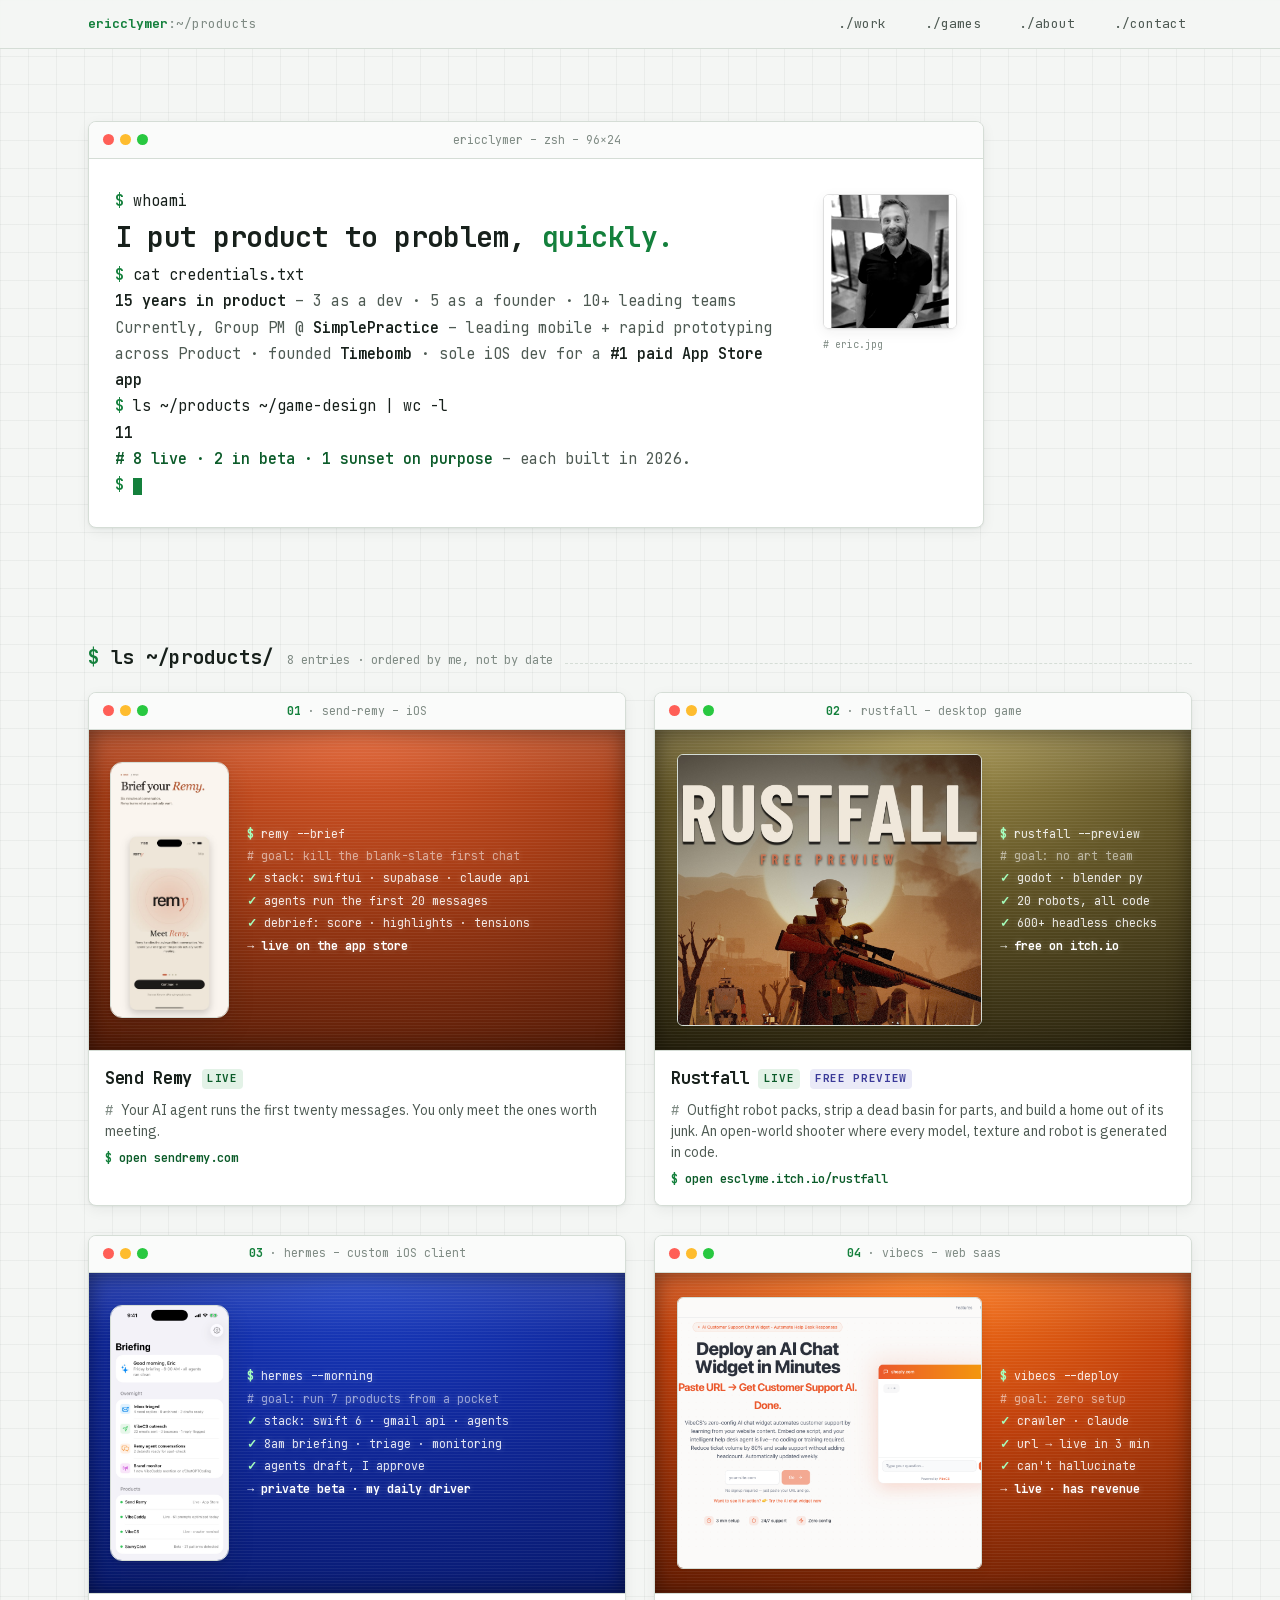
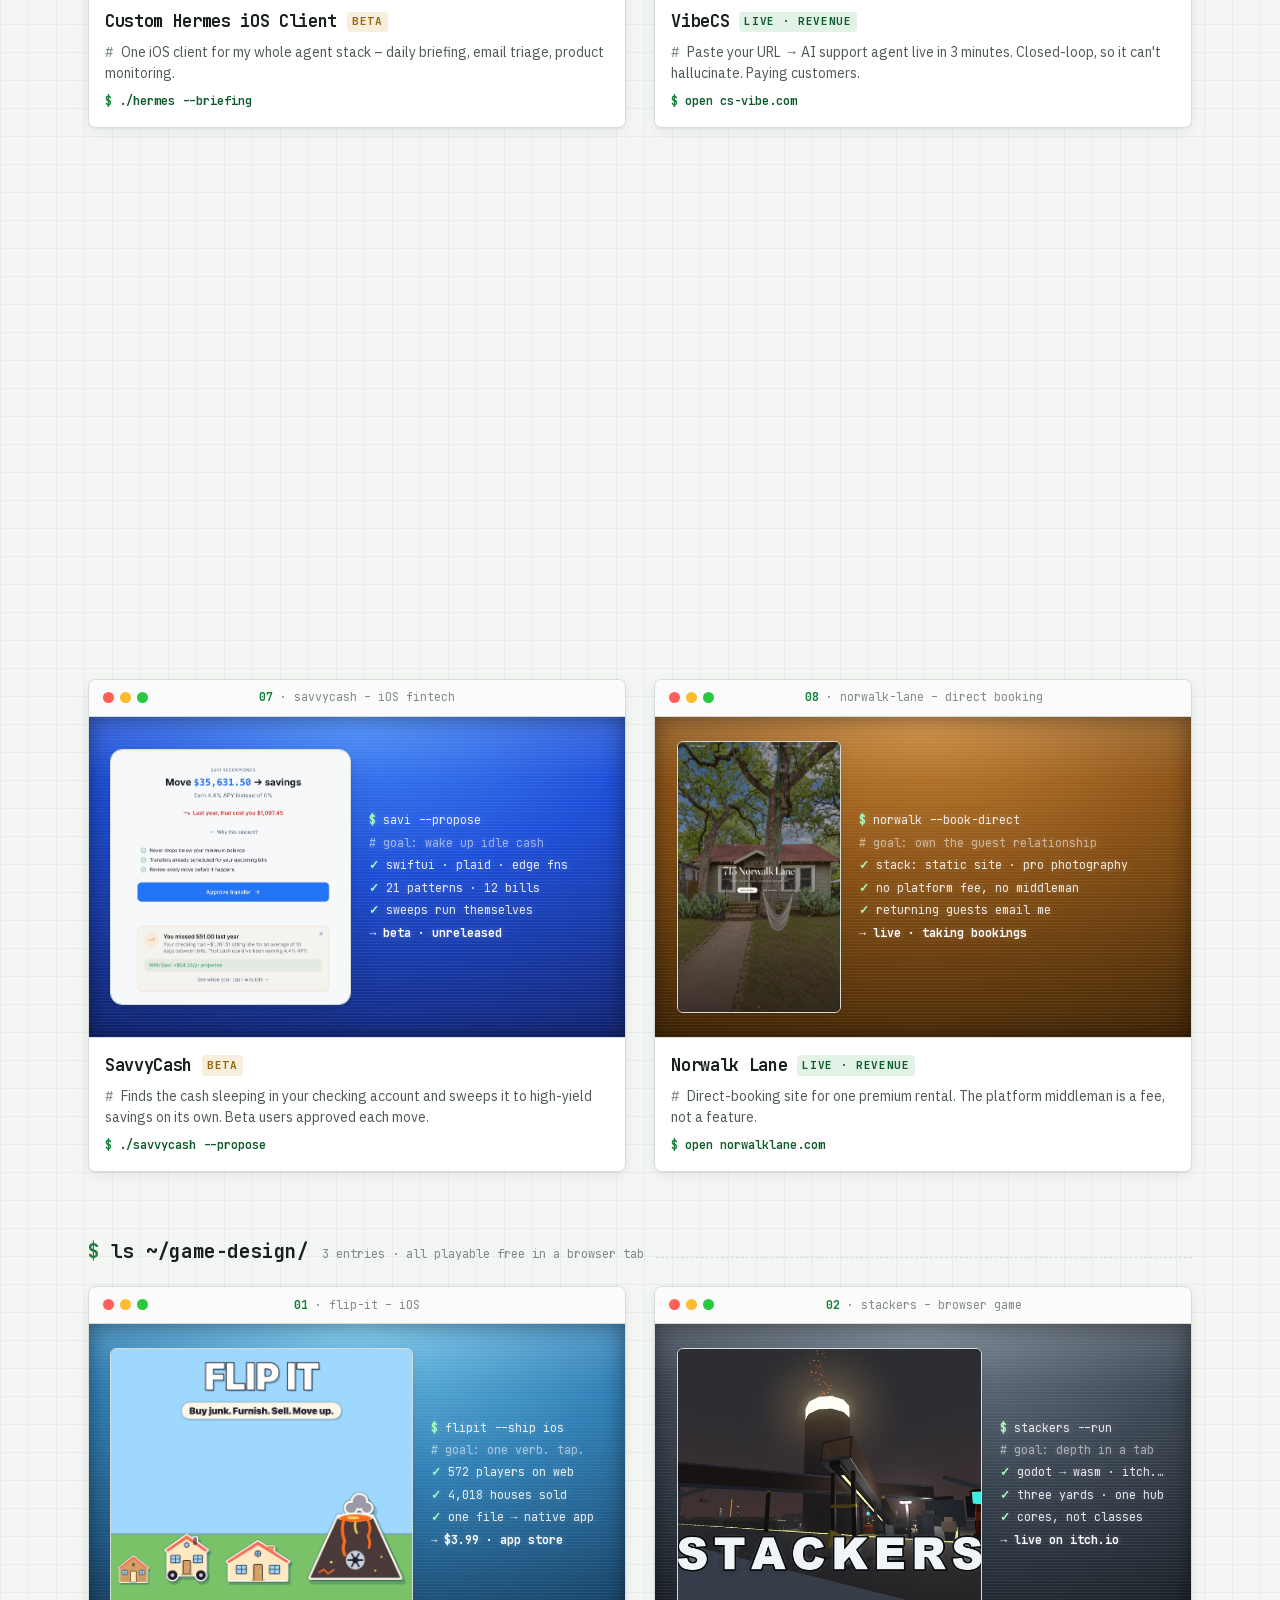
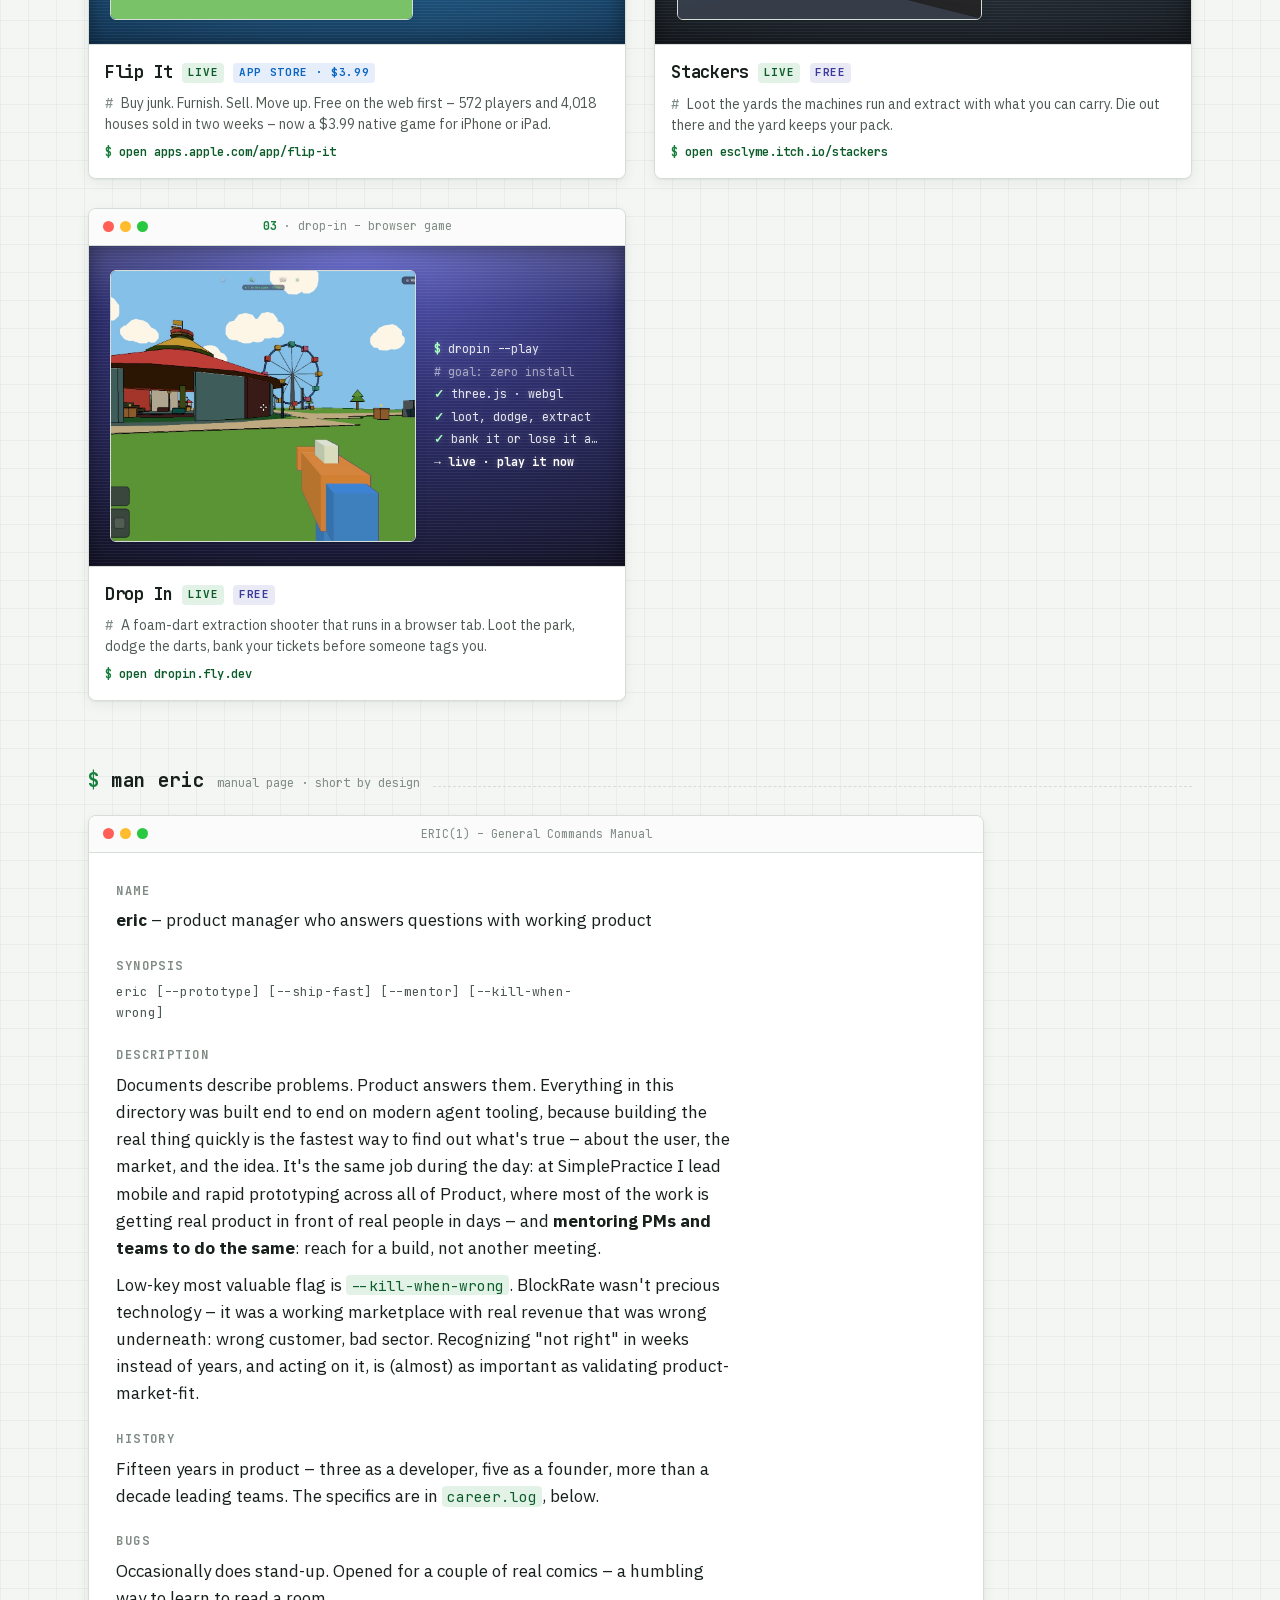
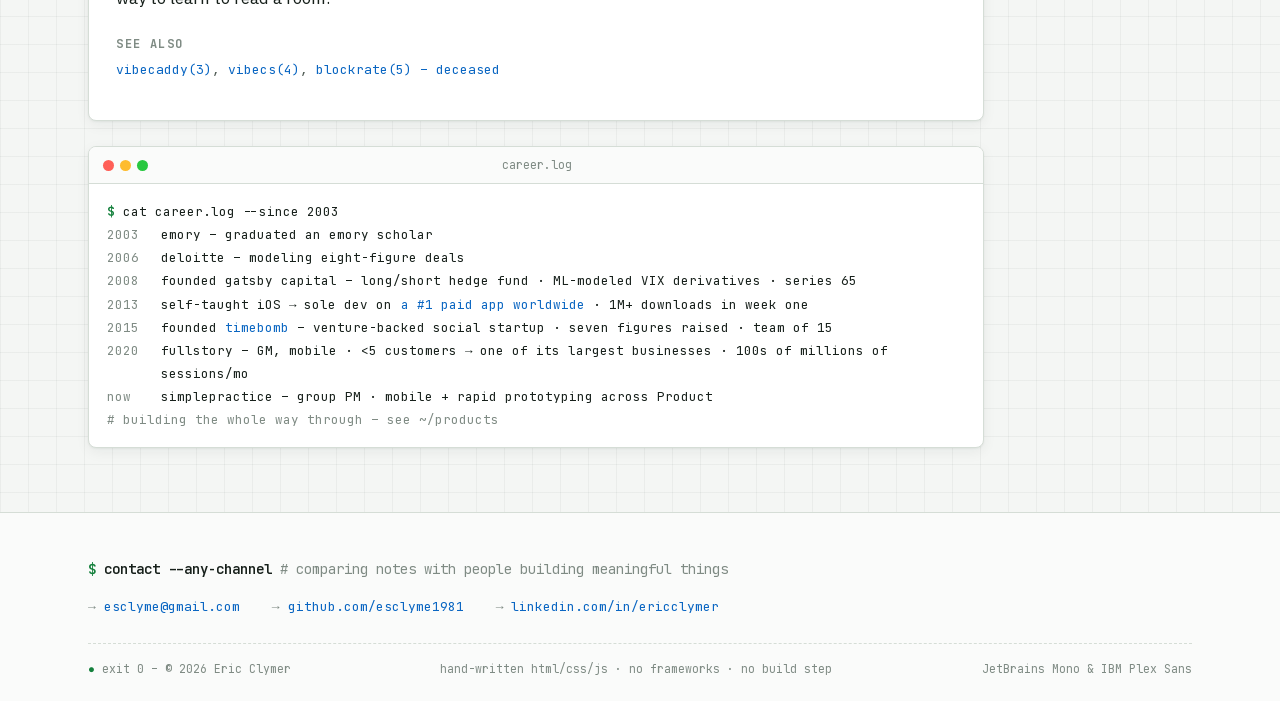
<file: index.html>
<!DOCTYPE html>
<html lang="en">
<head>
  <meta charset="UTF-8">
  <meta name="viewport" content="width=device-width, initial-scale=1.0">
  <title>Eric Clymer – PM Who Ships</title>
  <meta name="description" content="Eleven real products, shipped fast: iOS apps and games, browser and desktop games, Chrome extensions, SaaS. Four with revenue. One sunset on purpose.">
  <meta property="og:title" content="Eric Clymer – PM Who Ships">
  <meta property="og:description" content="Eleven real products, shipped fast. Four with revenue. One sunset on purpose.">
  <meta property="og:type" content="website">
  <meta property="og:image" content="https://esclyme1981.github.io/PortfolioSite/assets/og-image.png">
  <meta name="twitter:card" content="summary_large_image">
  <link rel="icon" type="image/svg+xml" href="favicon.svg">
  <link rel="stylesheet" href="css/style.css">
</head>
<body>

<header class="masthead">
  <div class="container masthead-inner">
    <a class="brand" href="index.html"><span class="host">ericclymer</span><span class="path">:~/products</span></a>
    <nav>
      <a href="#work">./work</a>
      <a href="#games">./games</a>
      <a href="#about">./about</a>
      <a href="#contact">./contact</a>
    </nav>
  </div>
</header>

<main>
  <!-- ================= Hero ================= -->
  <section class="hero container">
    <div class="win">
      <div class="win-bar"><span class="dots"><i></i><i></i><i></i></span><span class="title">ericclymer – zsh – 96×24</span><span class="spacer"></span></div>
      <div class="term term-flex">
        <div class="term-text">
          <span class="ln prompt"><span class="typed t1">whoami</span></span>
          <span class="ln big fade f1">I put product to problem, <em>quickly.</em></span>
          <span class="ln prompt"><span class="typed t2">cat credentials.txt</span></span>
          <span class="ln out fade f2"><strong>15 years in product</strong> – 3 as a dev · 5 as a founder · 10+ leading teams</span>
          <span class="ln out fade f2">Currently, Group PM @ <strong>SimplePractice</strong> – leading mobile + rapid prototyping across Product · founded <strong>Timebomb</strong> · sole iOS dev for a <strong>#1 paid App&nbsp;Store app</strong></span>
          <span class="ln prompt"><span class="typed t3">ls ~/products ~/game-design | wc -l</span></span>
          <span class="ln out fade f3"><strong>11</strong></span>
          <span class="ln out fade f4"><em># 8 live · 2 in beta · 1 sunset on purpose</em> – each built in 2026.</span>
          <span class="ln prompt fade f4"><span class="cursor"></span></span>
        </div>
        <figure class="headshot fade f1">
          <img src="assets/eric.jpg" alt="Eric Clymer">
          <figcaption>eric.jpg</figcaption>
        </figure>
      </div>
    </div>
  </section>

  <!-- ================= Projects ================= -->
  <section id="work" class="container">
    <div class="sec-head">
      <h2>ls ~/products/</h2>
      <span class="note">8 entries · ordered by me, not by date</span>
    </div>

    <div class="proj-grid">
      <!-- 01 send-remy -->
      <a class="proj win reveal" href="projects/send-remy.html">
        <span class="win-bar"><span class="dots"><i></i><i></i><i></i></span><span class="title"><span class="idx">01</span> · send-remy – iOS</span><span class="spacer"></span></span>
        <span class="collage phone-primary crt-rust">
          <img class="shot-phone" src="assets/screenshots/remy-app-01.jpg" alt="Send Remy app – brief your Remy" loading="lazy">
          <span class="pane">
            <span class="ln prompt">remy --brief</span>
            <span class="ln cmt"># goal: kill the blank-slate first chat</span>
            <span class="ln ok">stack: swiftui · supabase · claude api</span>
            <span class="ln ok">agents run the first 20 messages</span>
            <span class="ln ok">debrief: score · highlights · tensions</span>
            <span class="ln hl">→ live on the app store</span>
          </span>
        </span>
        <span class="proj-meta">
          <span class="name-row"><h3>Send Remy</h3><span class="tag tag-live">LIVE</span></span>
          <p class="hook">Your AI agent runs the first twenty messages. You only meet the ones worth meeting.</p>
          <span class="open">open sendremy.com</span>
        </span>
      </a>
      <!-- 02 rustfall -->
      <a class="proj win reveal" href="projects/rustfall.html">
        <span class="win-bar"><span class="dots"><i></i><i></i><i></i></span><span class="title"><span class="idx">02</span> · rustfall – desktop game</span><span class="spacer"></span></span>
        <span class="collage crt-dust">
          <img class="shot-site" src="assets/screenshots/rustfall-cover.jpg" alt="Rustfall – Ray and the robot pack at dusk" loading="lazy">
          <span class="pane">
            <span class="ln prompt">rustfall --preview</span>
            <span class="ln cmt"># goal: no art team</span>
            <span class="ln ok">godot · blender py</span>
            <span class="ln ok">20 robots, all code</span>
            <span class="ln ok">600+ headless checks</span>
            <span class="ln hl">→ free on itch.io</span>
          </span>
        </span>
        <span class="proj-meta">
          <span class="name-row"><h3>Rustfall</h3><span class="tag tag-live">LIVE</span><span class="tag tag-free">FREE PREVIEW</span></span>
          <p class="hook">Outfight robot packs, strip a dead basin for parts, and build a home out of its junk. An open-world shooter where every model, texture and robot is generated in code.</p>
          <span class="open">open esclyme.itch.io/rustfall</span>
        </span>
      </a>
      <!-- 03 hermes -->
      <a class="proj win reveal" href="projects/hermes.html">
        <span class="win-bar"><span class="dots"><i></i><i></i><i></i></span><span class="title"><span class="idx">03</span> · hermes – custom iOS client</span><span class="spacer"></span></span>
        <span class="collage phone-primary">
          <img class="shot-phone" src="assets/screenshots/hermes-briefing.jpg" alt="Hermes – daily briefing" loading="lazy">
          <span class="pane">
            <span class="ln prompt">hermes --morning</span>
            <span class="ln cmt"># goal: run 7 products from a pocket</span>
            <span class="ln ok">stack: swift 6 · gmail api · agents</span>
            <span class="ln ok">8am briefing · triage · monitoring</span>
            <span class="ln ok">agents draft, I approve</span>
            <span class="ln hl">→ private beta · my daily driver</span>
          </span>
        </span>
        <span class="proj-meta">
          <span class="name-row"><h3>Custom Hermes iOS Client</h3><span class="tag tag-beta">BETA</span></span>
          <p class="hook">One iOS client for my whole agent stack – daily briefing, email triage, product monitoring.</p>
          <span class="open">./hermes --briefing</span>
        </span>
      </a>
      <!-- 04 vibecs -->
      <a class="proj win reveal" href="projects/vibecs.html">
        <span class="win-bar"><span class="dots"><i></i><i></i><i></i></span><span class="title"><span class="idx">04</span> · vibecs – web saas</span><span class="spacer"></span></span>
        <span class="collage crt-orange">
          <img class="shot-site" src="assets/screenshots/vibecs-desktop.png" alt="VibeCS landing page – above the fold" loading="lazy">
          <span class="pane">
            <span class="ln prompt">vibecs --deploy</span>
            <span class="ln cmt"># goal: zero setup</span>
            <span class="ln ok">crawler · claude</span>
            <span class="ln ok">url → live in 3 min</span>
            <span class="ln ok">can't hallucinate</span>
            <span class="ln hl">→ live · has revenue</span>
          </span>
        </span>
        <span class="proj-meta">
          <span class="name-row"><h3>VibeCS</h3><span class="tag tag-live">LIVE · REVENUE</span></span>
          <p class="hook">Paste your URL → AI support agent live in 3 minutes. Closed-loop, so it can't hallucinate. Paying customers.</p>
          <span class="open">open cs-vibe.com</span>
        </span>
      </a>
      <!-- 05 vibecaddy -->
      <a class="proj win reveal" href="projects/vibecaddy.html">
        <span class="win-bar"><span class="dots"><i></i><i></i><i></i></span><span class="title"><span class="idx">05</span> · vibecaddy – chrome extension</span><span class="spacer"></span></span>
        <span class="collage crt-green">
          <img class="shot-site" src="assets/screenshots/vibecaddy-desktop.jpg" alt="VibeCaddy landing page – above the fold" loading="lazy">
          <span class="pane">
            <span class="ln prompt">vibecaddy --inject</span>
            <span class="ln cmt"># goal: no re-explaining</span>
            <span class="ln ok">chrome ext · claude</span>
            <span class="ln ok">context, every prompt</span>
            <span class="ln ok">nightly self-tuning</span>
            <span class="ln hl">→ featured in the web store</span>
          </span>
        </span>
        <span class="proj-meta">
          <span class="name-row"><h3>VibeCaddy</h3><span class="tag tag-live">LIVE · REVENUE</span><span class="tag tag-featured">CHROME STORE FEATURED</span></span>
          <p class="hook">Injects your project's context into every AI prompt. Stop re-explaining your stack to ChatGPT.</p>
          <span class="open">open vibecaddy.ai</span>
        </span>
      </a>
      <!-- 06 blockrate -->
      <a class="proj win reveal" href="projects/blockrate.html">
        <span class="win-bar"><span class="dots"><i></i><i></i><i></i></span><span class="title"><span class="idx">06</span> · blockrate – post-mortem</span><span class="spacer"></span></span>
        <span class="collage crt-pine">
          <img class="shot-site" src="assets/screenshots/blockrate-web.jpg" alt="BlockRate landing page – group-buying for home services" loading="lazy">
          <span class="pane">
            <span class="ln prompt">blockrate --autopsy</span>
            <span class="ln cmt"># goal: group-buy home services</span>
            <span class="ln ok">stripe connect · supabase</span>
            <span class="ln ok">47 hoods · 3 customers</span>
            <span class="ln err">made me a support rep</span>
            <span class="ln hl">→ killed on purpose · 137</span>
          </span>
        </span>
        <span class="proj-meta">
          <span class="name-row"><h3>BlockRate</h3><span class="tag tag-killed">KILLED</span><span class="tag tag-live">REVENUE</span></span>
          <p class="hook">Real marketplace, real revenue – still the wrong business. Reading that signal in months, not years, is the skill.</p>
          <span class="open">cat post-mortem.md</span>
        </span>
      </a>
      <!-- 07 savvycash -->
      <a class="proj win reveal" href="projects/savvycash.html">
        <span class="win-bar"><span class="dots"><i></i><i></i><i></i></span><span class="title"><span class="idx">07</span> · savvycash – iOS fintech</span><span class="spacer"></span></span>
        <span class="collage phone-primary crt-azure">
          <img class="shot-phone" src="assets/screenshots/savvycash-web.jpg" alt="SavvyCash – Savi recommends a sweep to savings" loading="lazy">
          <span class="pane">
            <span class="ln prompt">savi --propose</span>
            <span class="ln cmt"># goal: wake up idle cash</span>
            <span class="ln ok">swiftui · plaid · edge fns</span>
            <span class="ln ok">21 patterns · 12 bills</span>
            <span class="ln ok">sweeps run themselves</span>
            <span class="ln hl">→ beta · unreleased</span>
          </span>
        </span>
        <span class="proj-meta">
          <span class="name-row"><h3>SavvyCash</h3><span class="tag tag-beta">BETA</span></span>
          <p class="hook">Finds the cash sleeping in your checking account and sweeps it to high-yield savings on its own. Beta users approved each move.</p>
          <span class="open">./savvycash --propose</span>
        </span>
      </a>
      <!-- 08 norwalk -->
      <a class="proj win reveal" href="projects/norwalk-rental.html">
        <span class="win-bar"><span class="dots"><i></i><i></i><i></i></span><span class="title"><span class="idx">08</span> · norwalk-lane – direct booking</span><span class="spacer"></span></span>
        <span class="collage crt-amber">
          <img class="shot-site" src="assets/screenshots/norwalklane-tall.jpg" alt="Norwalk Lane booking site – full site" loading="lazy">
          <span class="pane">
            <span class="ln prompt">norwalk --book-direct</span>
            <span class="ln cmt"># goal: own the guest relationship</span>
            <span class="ln ok">stack: static site · pro photography</span>
            <span class="ln ok">no platform fee, no middleman</span>
            <span class="ln ok">returning guests email me</span>
            <span class="ln hl">→ live · taking bookings</span>
          </span>
        </span>
        <span class="proj-meta">
          <span class="name-row"><h3>Norwalk Lane</h3><span class="tag tag-live">LIVE · REVENUE</span></span>
          <p class="hook">Direct-booking site for one premium rental. The platform middleman is a fee, not a feature.</p>
          <span class="open">open norwalklane.com</span>
        </span>
      </a>
    </div>

    <div class="sec-head" id="games">
      <h2>ls ~/game-design/</h2>
      <span class="note">3 entries · all playable free in a browser tab</span>
    </div>

    <div class="proj-grid">
      <!-- 01 flip-it -->
      <a class="proj win reveal" href="projects/flipit.html">
        <span class="win-bar"><span class="dots"><i></i><i></i><i></i></span><span class="title"><span class="idx">01</span> · flip-it – iOS</span><span class="spacer"></span></span>
        <span class="collage crt-sky">
          <img class="shot-site" src="assets/screenshots/flipit-appstore.jpg" alt="Flip It on the App Store – buy junk, furnish, sell, move up" loading="lazy">
          <span class="pane">
            <span class="ln prompt">flipit --ship ios</span>
            <span class="ln cmt"># goal: one verb. tap.</span>
            <span class="ln ok">572 players on web</span>
            <span class="ln ok">4,018 houses sold</span>
            <span class="ln ok">one file → native app</span>
            <span class="ln hl">→ $3.99 · app store</span>
          </span>
        </span>
        <span class="proj-meta">
          <span class="name-row"><h3>Flip It</h3><span class="tag tag-live">LIVE</span><span class="tag tag-featured">APP STORE · $3.99</span></span>
          <p class="hook">Buy junk. Furnish. Sell. Move up. Free on the web first – 572 players and 4,018 houses sold in two weeks – now a $3.99 native game for iPhone or iPad.</p>
          <span class="open">open apps.apple.com/app/flip-it</span>
        </span>
      </a>
      <!-- 02 stackers -->
      <a class="proj win reveal" href="projects/stackers.html">
        <span class="win-bar"><span class="dots"><i></i><i></i><i></i></span><span class="title"><span class="idx">02</span> · stackers – browser game</span><span class="spacer"></span></span>
        <span class="collage crt-steel">
          <img class="shot-site" src="assets/screenshots/stackers-cover.jpg" alt="Stackers – cover art, the smelter stack at night" loading="lazy">
          <span class="pane">
            <span class="ln prompt">stackers --run</span>
            <span class="ln cmt"># goal: depth in a tab</span>
            <span class="ln ok">godot → wasm · itch.io</span>
            <span class="ln ok">three yards · one hub</span>
            <span class="ln ok">cores, not classes</span>
            <span class="ln hl">→ live on itch.io</span>
          </span>
        </span>
        <span class="proj-meta">
          <span class="name-row"><h3>Stackers</h3><span class="tag tag-live">LIVE</span><span class="tag tag-free">FREE</span></span>
          <p class="hook">Loot the yards the machines run and extract with what you can carry. Die out there and the yard keeps your pack.</p>
          <span class="open">open esclyme.itch.io/stackers</span>
        </span>
      </a>
      <!-- 03 drop-in -->
      <a class="proj win reveal" href="projects/dropin.html">
        <span class="win-bar"><span class="dots"><i></i><i></i><i></i></span><span class="title"><span class="idx">03</span> · drop-in – browser game</span><span class="spacer"></span></span>
        <span class="collage crt-indigo">
          <img class="shot-site" src="assets/screenshots/dropin-web.jpg" alt="Drop In gameplay – the park with a ferris wheel and open extraction gates" loading="lazy">
          <span class="pane">
            <span class="ln prompt">dropin --play</span>
            <span class="ln cmt"># goal: zero install</span>
            <span class="ln ok">three.js · webgl</span>
            <span class="ln ok">loot, dodge, extract</span>
            <span class="ln ok">bank it or lose it all</span>
            <span class="ln hl">→ live · play it now</span>
          </span>
        </span>
        <span class="proj-meta">
          <span class="name-row"><h3>Drop In</h3><span class="tag tag-live">LIVE</span><span class="tag tag-free">FREE</span></span>
          <p class="hook">A foam-dart extraction shooter that runs in a browser tab. Loot the park, dodge the darts, bank your tickets before someone tags you.</p>
          <span class="open">open dropin.fly.dev</span>
        </span>
      </a>
    </div>

    <!-- ================= About ================= -->
    <div class="sec-head" id="about">
      <h2>man eric</h2>
      <span class="note">manual page · short by design</span>
    </div>
    <div class="win reveal" style="max-width: 56rem;">
      <div class="win-bar"><span class="dots"><i></i><i></i><i></i></span><span class="title">ERIC(1) – General Commands Manual</span><span class="spacer"></span></div>
      <div class="man">
        <h3>NAME</h3>
        <p><strong>eric</strong> – product manager who answers questions with working product</p>
        <h3>SYNOPSIS</h3>
        <p class="refs">eric [--prototype] [--ship-fast] [--mentor] [--kill-when-wrong]</p>
        <h3>DESCRIPTION</h3>
        <p>Documents describe problems. Product answers them. Everything in this directory was built end to end on modern agent tooling, because building the real thing quickly is the fastest way to find out what's true – about the user, the market, and the idea. It's the same job during the day: at SimplePractice I lead mobile and rapid prototyping across all of Product, where most of the work is getting real product in front of real people in days – and <strong>mentoring PMs and teams to do the same</strong>: reach for a build, not another meeting.</p>
        <p>Low-key most valuable flag is <code>--kill-when-wrong</code>. BlockRate wasn't precious technology – it was a working marketplace with real revenue that was wrong underneath: wrong customer, bad sector. Recognizing "not right" in weeks instead of years, and acting on it, is (almost) as important as validating product-market-fit.</p>
        <h3>HISTORY</h3>
        <p>Fifteen years in product – three as a developer, five as a founder, more than a decade leading teams. The specifics are in <code>career.log</code>, below.</p>
        <h3>BUGS</h3>
        <p>Occasionally does stand-up. Opened for a couple of real comics – a humbling way to learn to read a room.</p>
        <h3>SEE ALSO</h3>
        <p class="refs"><a href="projects/vibecaddy.html">vibecaddy(3)</a>, <a href="projects/vibecs.html">vibecs(4)</a>, <a href="projects/blockrate.html">blockrate(5) – deceased</a></p>
      </div>
    </div>

    <div class="win reveal" style="max-width: 56rem; margin-top: clamp(1rem, 2.6vw, 1.6rem);">
      <div class="win-bar"><span class="dots"><i></i><i></i><i></i></span><span class="title">career.log</span><span class="spacer"></span></div>
      <div class="log wraps">
        <span class="ln prompt">cat career.log --since 2003</span>
        <span class="ln"><span class="yr">2003</span>emory – graduated an emory scholar</span>
        <span class="ln"><span class="yr">2006</span>deloitte – modeling eight-figure deals</span>
        <span class="ln"><span class="yr">2008</span>founded gatsby capital – long/short hedge fund · ML-modeled VIX derivatives · series 65</span>
        <span class="ln"><span class="yr">2013</span>self-taught iOS → sole dev on <a href="https://www.nirandfar.com/the-two-words-that-created-a-1-app/" target="_blank" rel="noopener noreferrer">a #1 paid app worldwide</a> · 1M+ downloads in week one</span>
        <span class="ln"><span class="yr">2015</span>founded <a href="https://www.formds.com/issuers/timebomb-inc" target="_blank" rel="noopener noreferrer">timebomb</a> – venture-backed social startup · seven figures raised · team of 15</span>
        <span class="ln"><span class="yr">2020</span>fullstory – GM, mobile · &lt;5 customers → one of its largest businesses · 100s of millions of sessions/mo</span>
        <span class="ln"><span class="yr">now</span>simplepractice – group PM · mobile + rapid prototyping across Product</span>
        <span class="ln cmt"># building the whole way through – see ~/products</span>
      </div>
    </div>
  </section>
</main>

<!-- ================= Footer ================= -->
<footer class="footer" id="contact">
  <div class="container footer-inner">
    <p class="prompt-line">contact --any-channel <span class="cmt"># comparing notes with people building meaningful things</span></p>
    <ul>
      <li><a href="mailto:esclyme@gmail.com">esclyme@gmail.com</a></li>
      <li><a href="https://github.com/esclyme1981" target="_blank" rel="noopener noreferrer">github.com/esclyme1981</a></li>
      <li><a href="https://www.linkedin.com/in/ericclymer/" target="_blank" rel="noopener noreferrer">linkedin.com/in/ericclymer</a></li>
    </ul>
    <div class="colophon">
      <span class="exit">exit 0 – © <span data-year>2026</span> Eric Clymer</span>
      <span>hand-written html/css/js · no frameworks · no build step</span>
      <span>JetBrains Mono &amp; IBM Plex Sans</span>
    </div>
  </div>
</footer>

<script src="js/main.js"></script>
<script data-goatcounter="https://esclyme1981.goatcounter.com/count"
        async src="//gc.zgo.at/count.js"></script>
</body>
</html>
</file>
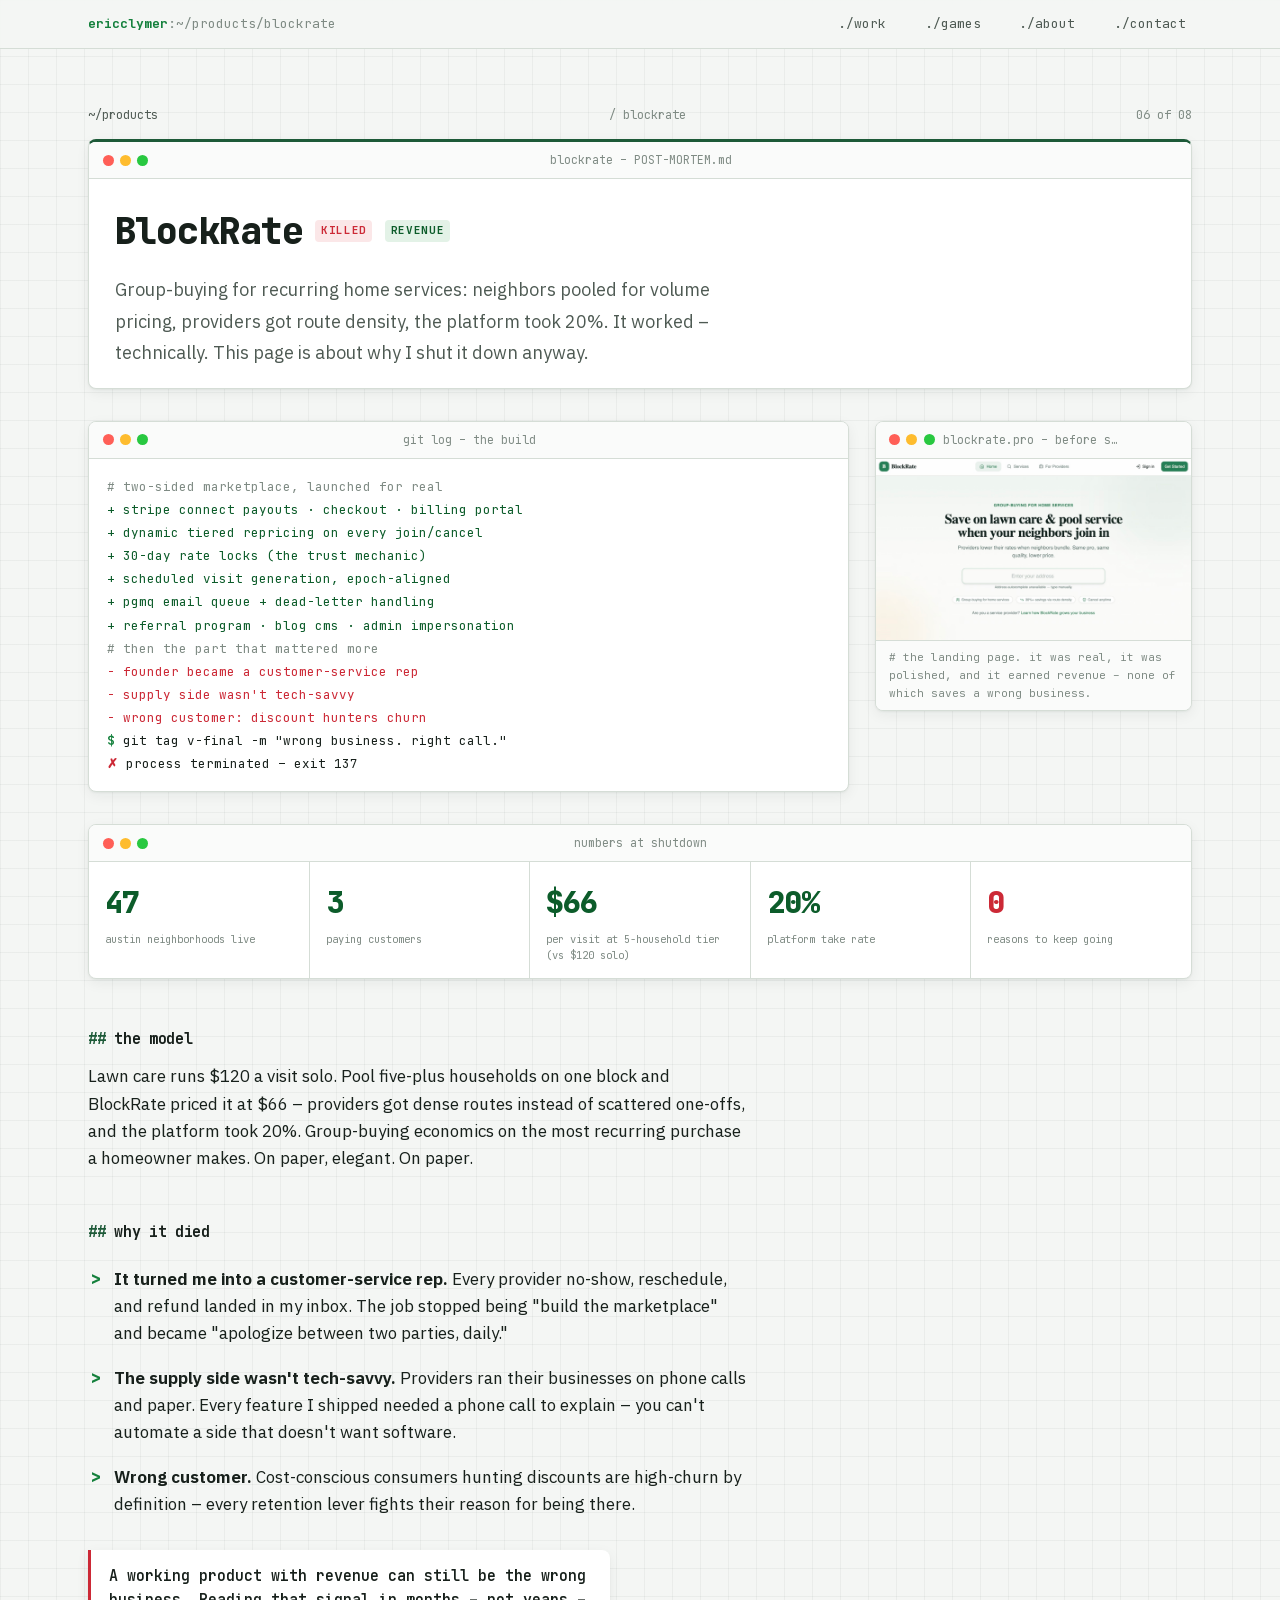
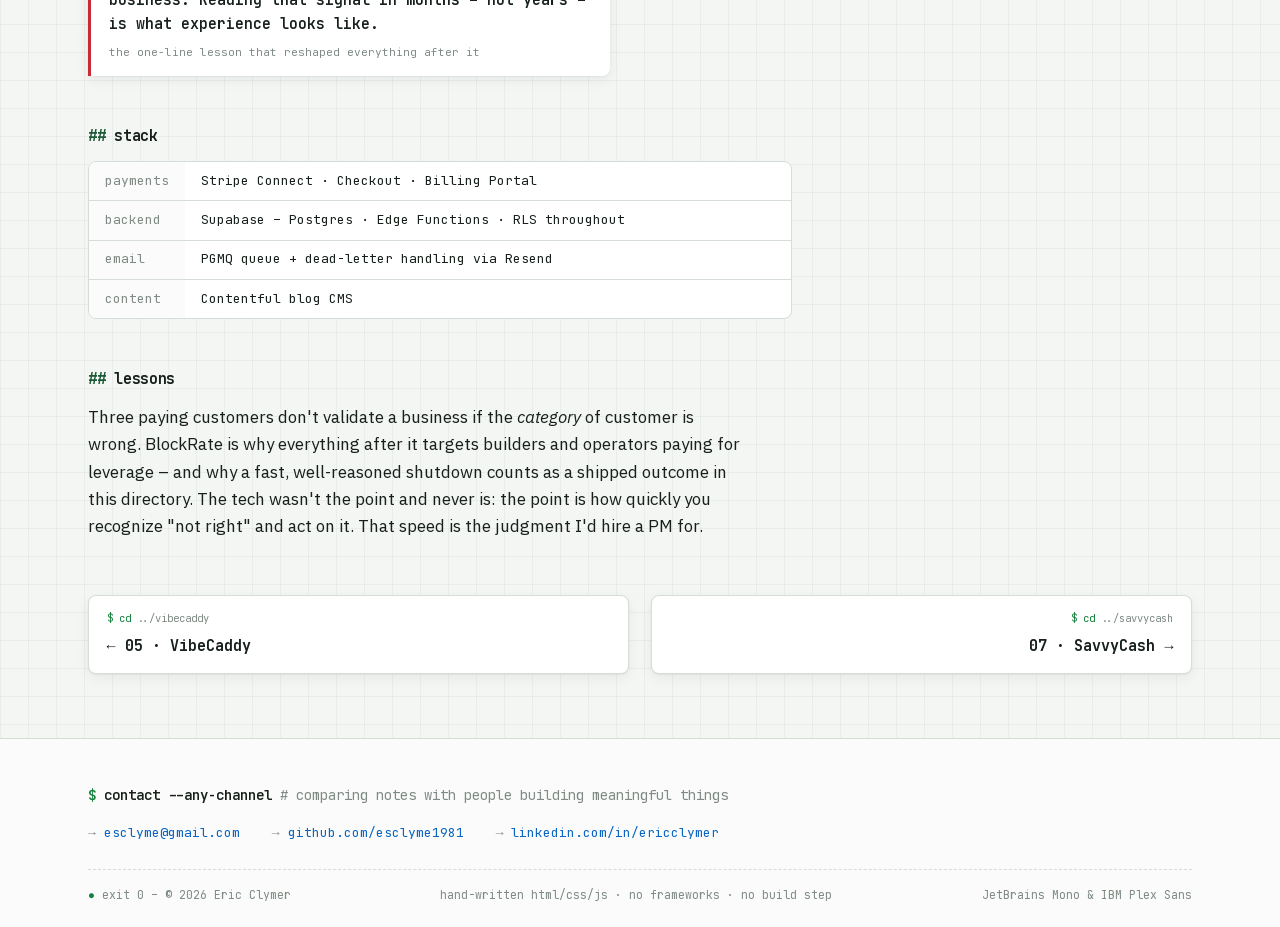
<file: projects/blockrate.html>
<!DOCTYPE html>
<html lang="en">
<head>
  <meta charset="UTF-8">
  <meta name="viewport" content="width=device-width, initial-scale=1.0">
  <title>blockrate – Eric Clymer</title>
  <meta name="description" content="A group-buying marketplace for home services in Austin. Real revenue, wrong business – killed on purpose, fast. The post-mortem.">
  <meta property="og:title" content="blockrate – Eric Clymer">
  <meta property="og:description" content="Real revenue, wrong business. Killed on purpose, fast. The post-mortem.">
  <meta property="og:type" content="article">
  <meta property="og:image" content="https://esclyme1981.github.io/PortfolioSite/assets/og-image.png">
  <link rel="icon" type="image/svg+xml" href="../favicon.svg">
  <link rel="stylesheet" href="../css/style.css">
</head>
<body class="theme-pine">

<header class="masthead">
  <div class="container masthead-inner">
    <a class="brand" href="../index.html"><span class="host">ericclymer</span><span class="path">:~/products/blockrate</span></a>
    <nav>
      <a href="../index.html#work">./work</a>
      <a href="../index.html#games">./games</a>
      <a href="../index.html#about">./about</a>
      <a href="../index.html#contact">./contact</a>
    </nav>
  </div>
</header>

<main class="container case-wrap">
  <p class="crumbs"><a href="../index.html#work">~/products</a> / blockrate <span>06 of 08</span></p>

  <div class="win case-head-win">
    <div class="win-bar"><span class="dots"><i></i><i></i><i></i></span><span class="title">blockrate – POST-MORTEM.md</span><span class="spacer"></span></div>
    <div class="term">
      <div class="h-row"><h1>BlockRate</h1><span class="tag tag-killed">KILLED</span><span class="tag tag-live">REVENUE</span></div>
      <p class="one-liner">Group-buying for recurring home services: neighbors pooled for volume pricing, providers got route density, the platform took 20%. It worked – technically. This page is about why I shut it down anyway.</p>
    </div>
  </div>

  <div class="visuals duo">
    <figure class="win reveal" style="margin:0;">
      <div class="win-bar"><span class="dots"><i></i><i></i><i></i></span><span class="title">git log – the build</span><span class="spacer"></span></div>
      <div class="log">
        <span class="ln cmt"># two-sided marketplace, launched for real</span>
        <span class="ln add">+ stripe connect payouts · checkout · billing portal</span>
        <span class="ln add">+ dynamic tiered repricing on every join/cancel</span>
        <span class="ln add">+ 30-day rate locks (the trust mechanic)</span>
        <span class="ln add">+ scheduled visit generation, epoch-aligned</span>
        <span class="ln add">+ pgmq email queue + dead-letter handling</span>
        <span class="ln add">+ referral program · blog cms · admin impersonation</span>
        <span class="ln cmt"># then the part that mattered more</span>
        <span class="ln del">- founder became a customer-service rep</span>
        <span class="ln del">- supply side wasn't tech-savvy</span>
        <span class="ln del">- wrong customer: discount hunters churn</span>
        <span class="ln prompt">git tag v-final -m "wrong business. right call."</span>
        <span class="ln err">process terminated – exit 137</span>
      </div>
    </figure>
    <figure class="win shot-win reveal" style="margin:0;">
      <div class="win-bar"><span class="dots"><i></i><i></i><i></i></span><span class="title">blockrate.pro – before shutdown</span><span class="spacer"></span></div>
      <img src="../assets/screenshots/blockrate-web.jpg" alt="BlockRate landing page – save on lawn care and pool service when your neighbors join in" loading="lazy">
      <figcaption class="cap">the landing page. it was real, it was polished, and it earned revenue – none of which saves a wrong business.</figcaption>
    </figure>
  </div>

  <div class="visuals">
    <figure class="win reveal" style="margin:0;">
      <div class="win-bar"><span class="dots"><i></i><i></i><i></i></span><span class="title">numbers at shutdown</span><span class="spacer"></span></div>
      <div class="stats">
        <div><div class="n">47</div><div class="l">austin neighborhoods live</div></div>
        <div><div class="n">3</div><div class="l">paying customers</div></div>
        <div><div class="n">$66</div><div class="l">per visit at 5-household tier (vs $120 solo)</div></div>
        <div><div class="n">20%</div><div class="l">platform take rate</div></div>
        <div><div class="n bad">0</div><div class="l">reasons to keep going</div></div>
      </div>
    </figure>
  </div>

  <section class="case-sec reveal">
    <h2>the model</h2>
    <div class="prose">
      <p>Lawn care runs $120 a visit solo. Pool five-plus households on one block and BlockRate priced it at $66 – providers got dense routes instead of scattered one-offs, and the platform took 20%. Group-buying economics on the most recurring purchase a homeowner makes. On paper, elegant. On paper.</p>
    </div>
  </section>

  <section class="case-sec reveal">
    <h2>why it died</h2>
    <ul class="takes">
      <li><strong>It turned me into a customer-service rep.</strong> Every provider no-show, reschedule, and refund landed in my inbox. The job stopped being "build the marketplace" and became "apologize between two parties, daily."</li>
      <li><strong>The supply side wasn't tech-savvy.</strong> Providers ran their businesses on phone calls and paper. Every feature I shipped needed a phone call to explain – you can't automate a side that doesn't want software.</li>
      <li><strong>Wrong customer.</strong> Cost-conscious consumers hunting discounts are high-churn by definition – every retention lever fights their reason for being there.</li>
    </ul>
    <div class="callout red">A working product with revenue can still be the wrong business. Reading that signal in months – not years – is what experience looks like.
      <span class="src">the one-line lesson that reshaped everything after it</span>
    </div>
  </section>

  <section class="case-sec reveal">
    <h2>stack</h2>
    <dl class="kv">
      <dt>payments</dt><dd>Stripe Connect · Checkout · Billing Portal</dd>
      <dt>backend</dt><dd>Supabase – Postgres · Edge Functions · RLS throughout</dd>
      <dt>email</dt><dd>PGMQ queue + dead-letter handling via Resend</dd>
      <dt>content</dt><dd>Contentful blog CMS</dd>
    </dl>
  </section>

  <section class="case-sec reveal">
    <h2>lessons</h2>
    <div class="prose">
      <p>Three paying customers don't validate a business if the <em>category</em> of customer is wrong. BlockRate is why everything after it targets builders and operators paying for leverage – and why a fast, well-reasoned shutdown counts as a shipped outcome in this directory. The tech wasn't the point and never is: the point is how quickly you recognize "not right" and act on it. That speed is the judgment I'd hire a PM for.</p>
    </div>
  </section>

  <nav class="pagination" aria-label="Project navigation">
    <a class="win" href="vibecaddy.html"><span class="dir">../vibecaddy</span><span class="name">← 05 · VibeCaddy</span></a>
    <a class="win next" href="savvycash.html"><span class="dir">../savvycash</span><span class="name">07 · SavvyCash →</span></a>
  </nav>
</main>

<footer class="footer" id="contact">
  <div class="container footer-inner">
    <p class="prompt-line">contact --any-channel <span class="cmt"># comparing notes with people building meaningful things</span></p>
    <ul>
      <li><a href="mailto:esclyme@gmail.com">esclyme@gmail.com</a></li>
      <li><a href="https://github.com/esclyme1981" target="_blank" rel="noopener noreferrer">github.com/esclyme1981</a></li>
      <li><a href="https://www.linkedin.com/in/ericclymer/" target="_blank" rel="noopener noreferrer">linkedin.com/in/ericclymer</a></li>
    </ul>
    <div class="colophon">
      <span class="exit">exit 0 – © <span data-year>2026</span> Eric Clymer</span>
      <span>hand-written html/css/js · no frameworks · no build step</span>
      <span>JetBrains Mono &amp; IBM Plex Sans</span>
    </div>
  </div>
</footer>

<script src="../js/main.js"></script>
<script data-goatcounter="https://esclyme1981.goatcounter.com/count"
        async src="//gc.zgo.at/count.js"></script>
</body>
</html>
</file>
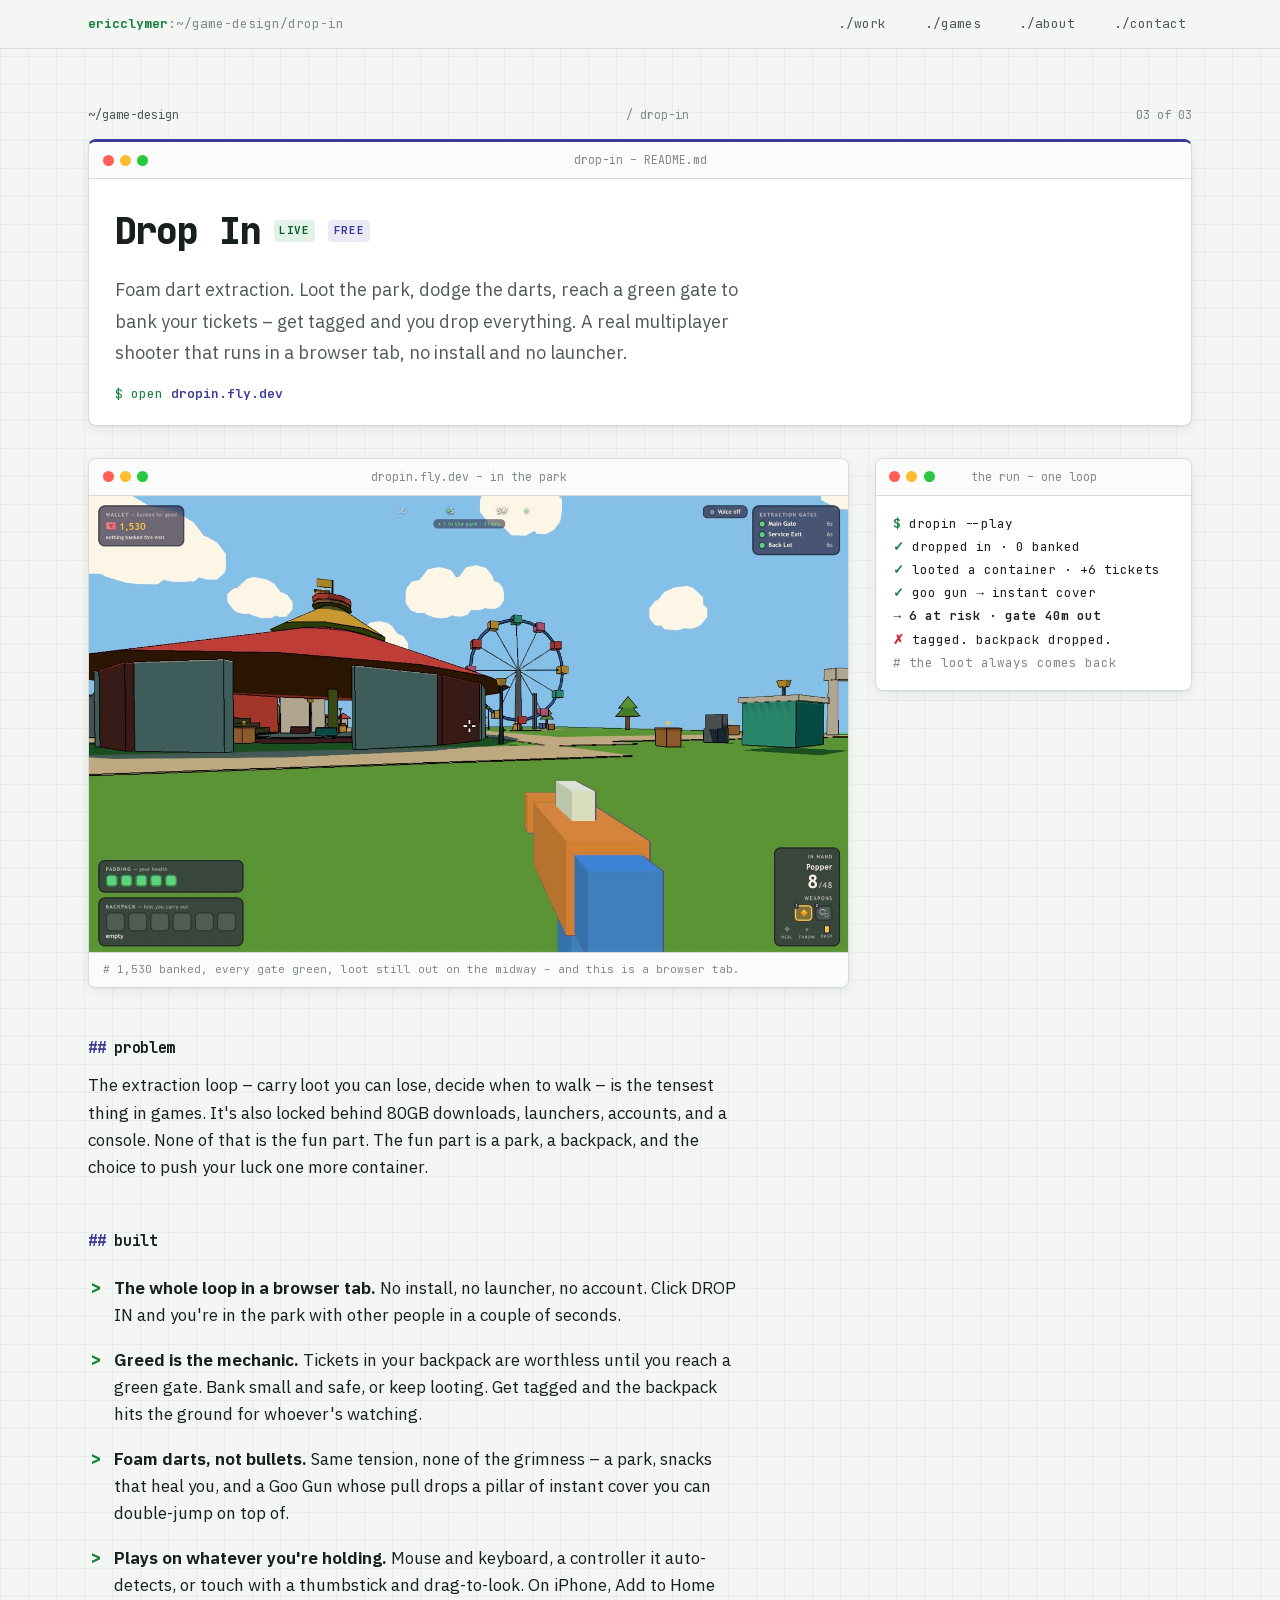
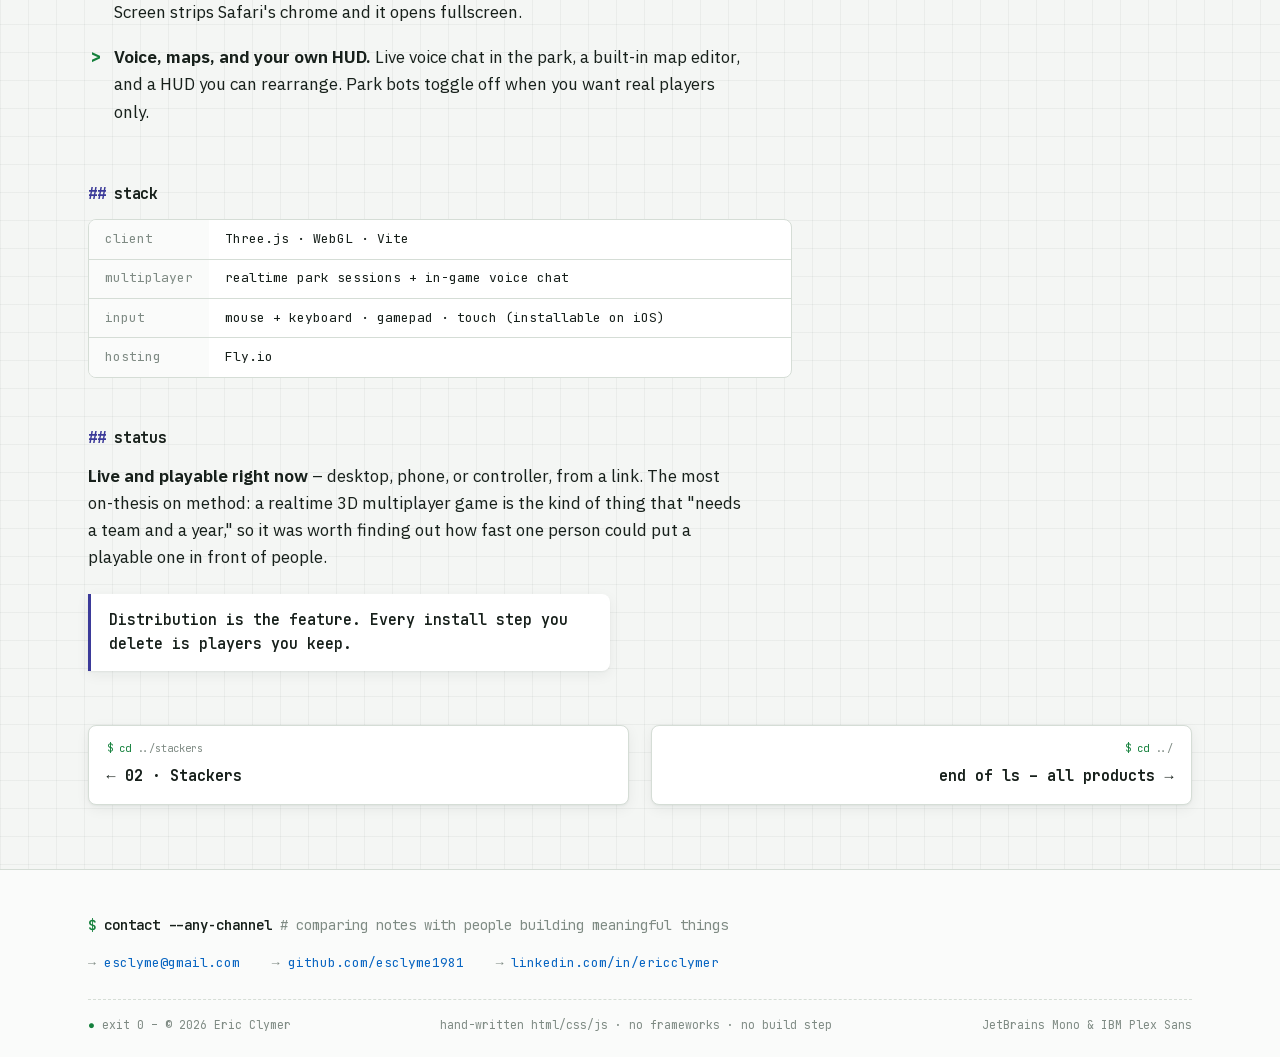
<file: projects/dropin.html>
<!DOCTYPE html>
<html lang="en">
<head>
  <meta charset="UTF-8">
  <meta name="viewport" content="width=device-width, initial-scale=1.0">
  <title>drop-in – Eric Clymer</title>
  <meta name="description" content="A foam-dart extraction shooter that runs in a browser tab. Loot the park, dodge the darts, bank your tickets at a green gate – get tagged and you drop everything.">
  <meta property="og:title" content="drop-in – Eric Clymer">
  <meta property="og:description" content="An extraction shooter in a browser tab. No install, no launcher – click and you're in the park.">
  <meta property="og:type" content="article">
  <meta property="og:image" content="https://esclyme1981.github.io/PortfolioSite/assets/og-image.png">
  <link rel="icon" type="image/svg+xml" href="../favicon.svg">
  <link rel="stylesheet" href="../css/style.css">
</head>
<body class="theme-indigo">

<header class="masthead">
  <div class="container masthead-inner">
    <a class="brand" href="../index.html"><span class="host">ericclymer</span><span class="path">:~/game-design/drop-in</span></a>
    <nav>
      <a href="../index.html#work">./work</a>
      <a href="../index.html#games">./games</a>
      <a href="../index.html#about">./about</a>
      <a href="../index.html#contact">./contact</a>
    </nav>
  </div>
</header>

<main class="container case-wrap">
  <p class="crumbs"><a href="../index.html#games">~/game-design</a> / drop-in <span>03 of 03</span></p>

  <div class="win case-head-win">
    <div class="win-bar"><span class="dots"><i></i><i></i><i></i></span><span class="title">drop-in – README.md</span><span class="spacer"></span></div>
    <div class="term">
      <div class="h-row"><h1>Drop In</h1><span class="tag tag-live">LIVE</span><span class="tag tag-free">FREE</span></div>
      <p class="one-liner">Foam dart extraction. Loot the park, dodge the darts, reach a green gate to bank your tickets – get tagged and you drop everything. A real multiplayer shooter that runs in a browser tab, no install and no launcher.</p>
      <div class="links">
        <a href="https://dropin.fly.dev/" target="_blank" rel="noopener noreferrer">dropin.fly.dev</a>
      </div>
    </div>
  </div>

  <div class="visuals duo">
    <figure class="win shot-win reveal" style="margin:0;">
      <div class="win-bar"><span class="dots"><i></i><i></i><i></i></span><span class="title">dropin.fly.dev – in the park</span><span class="spacer"></span></div>
      <img src="../assets/screenshots/dropin-web.jpg" alt="Drop In gameplay – the park, a ferris wheel, loot crates and every extraction gate open" loading="lazy">
      <figcaption class="cap">1,530 banked, every gate green, loot still out on the midway – and this is a browser tab.</figcaption>
    </figure>
    <figure class="win reveal" style="margin:0;">
      <div class="win-bar"><span class="dots"><i></i><i></i><i></i></span><span class="title">the run – one loop</span><span class="spacer"></span></div>
      <div class="log">
        <span class="ln prompt">dropin --play</span>
        <span class="ln ok">dropped in · 0 banked</span>
        <span class="ln ok">looted a container · +6 tickets</span>
        <span class="ln ok">goo gun → instant cover</span>
        <span class="ln hl">→ 6 at risk · gate 40m out</span>
        <span class="ln err">tagged. backpack dropped.</span>
        <span class="ln cmt"># the loot always comes back</span>
      </div>
    </figure>
  </div>

  <section class="case-sec reveal">
    <h2>problem</h2>
    <div class="prose">
      <p>The extraction loop – carry loot you can lose, decide when to walk – is the tensest thing in games. It's also locked behind 80GB downloads, launchers, accounts, and a console. None of that is the fun part. The fun part is a park, a backpack, and the choice to push your luck one more container.</p>
    </div>
  </section>

  <section class="case-sec reveal">
    <h2>built</h2>
    <ul class="takes">
      <li><strong>The whole loop in a browser tab.</strong> No install, no launcher, no account. Click DROP IN and you're in the park with other people in a couple of seconds.</li>
      <li><strong>Greed is the mechanic.</strong> Tickets in your backpack are worthless until you reach a green gate. Bank small and safe, or keep looting. Get tagged and the backpack hits the ground for whoever's watching.</li>
      <li><strong>Foam darts, not bullets.</strong> Same tension, none of the grimness – a park, snacks that heal you, and a Goo Gun whose pull drops a pillar of instant cover you can double-jump on top of.</li>
      <li><strong>Plays on whatever you're holding.</strong> Mouse and keyboard, a controller it auto-detects, or touch with a thumbstick and drag-to-look. On iPhone, Add to Home Screen strips Safari's chrome and it opens fullscreen.</li>
      <li><strong>Voice, maps, and your own HUD.</strong> Live voice chat in the park, a built-in map editor, and a HUD you can rearrange. Park bots toggle off when you want real players only.</li>
    </ul>
  </section>

  <section class="case-sec reveal">
    <h2>stack</h2>
    <dl class="kv">
      <dt>client</dt><dd>Three.js · WebGL · Vite</dd>
      <dt>multiplayer</dt><dd>realtime park sessions + in-game voice chat</dd>
      <dt>input</dt><dd>mouse + keyboard · gamepad · touch (installable on iOS)</dd>
      <dt>hosting</dt><dd>Fly.io</dd>
    </dl>
  </section>

  <section class="case-sec reveal">
    <h2>status</h2>
    <div class="prose">
      <p><strong>Live and playable right now</strong> – desktop, phone, or controller, from a link. The most on-thesis on method: a realtime 3D multiplayer game is the kind of thing that "needs a team and a year," so it was worth finding out how fast one person could put a playable one in front of people.</p>
      <div class="callout">Distribution is the feature. Every install step you delete is players you keep.</div>
    </div>
  </section>

  <nav class="pagination" aria-label="Project navigation">
    <a class="win" href="stackers.html"><span class="dir">../stackers</span><span class="name">← 02 · Stackers</span></a>
    <a class="win next" href="../index.html#work"><span class="dir">../</span><span class="name">end of ls – all products →</span></a>
  </nav>
</main>

<footer class="footer" id="contact">
  <div class="container footer-inner">
    <p class="prompt-line">contact --any-channel <span class="cmt"># comparing notes with people building meaningful things</span></p>
    <ul>
      <li><a href="mailto:esclyme@gmail.com">esclyme@gmail.com</a></li>
      <li><a href="https://github.com/esclyme1981" target="_blank" rel="noopener noreferrer">github.com/esclyme1981</a></li>
      <li><a href="https://www.linkedin.com/in/ericclymer/" target="_blank" rel="noopener noreferrer">linkedin.com/in/ericclymer</a></li>
    </ul>
    <div class="colophon">
      <span class="exit">exit 0 – © <span data-year>2026</span> Eric Clymer</span>
      <span>hand-written html/css/js · no frameworks · no build step</span>
      <span>JetBrains Mono &amp; IBM Plex Sans</span>
    </div>
  </div>
</footer>

<script src="../js/main.js"></script>
<script data-goatcounter="https://esclyme1981.goatcounter.com/count"
        async src="//gc.zgo.at/count.js"></script>
</body>
</html>
</file>
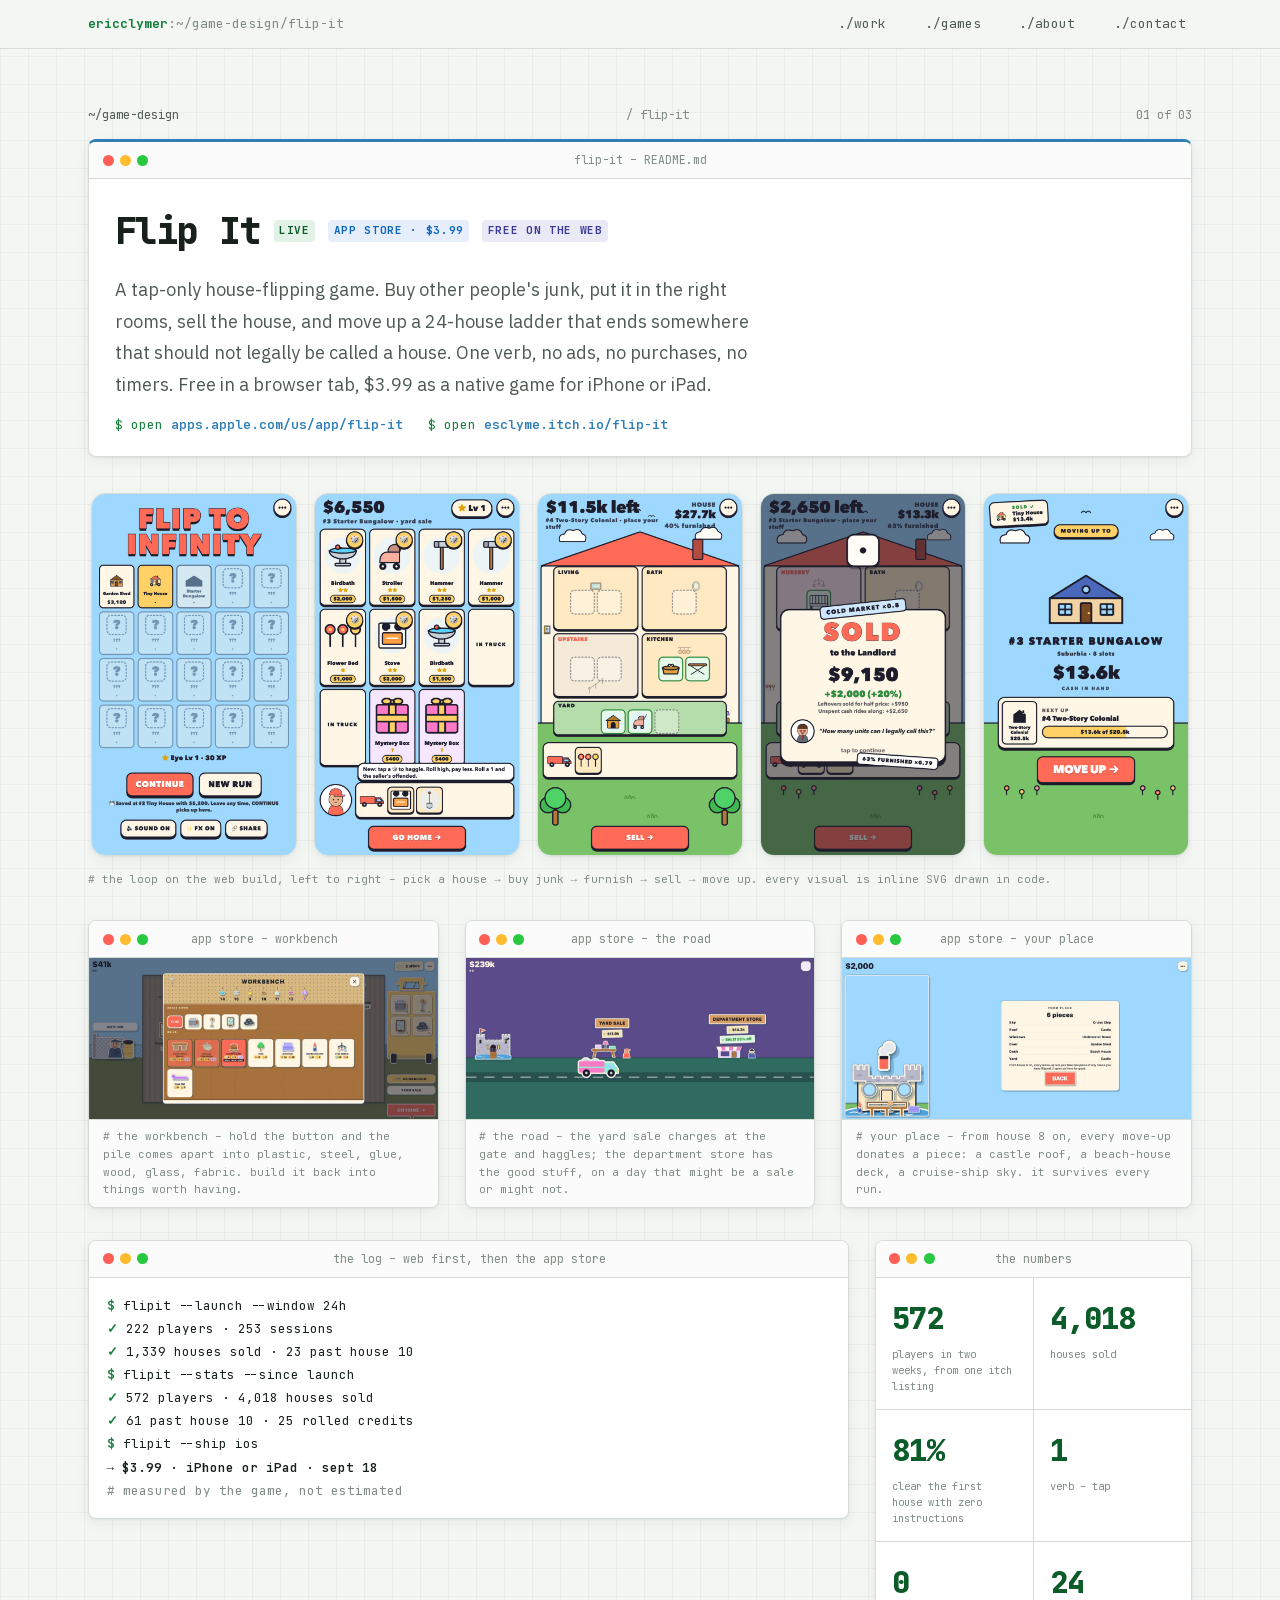
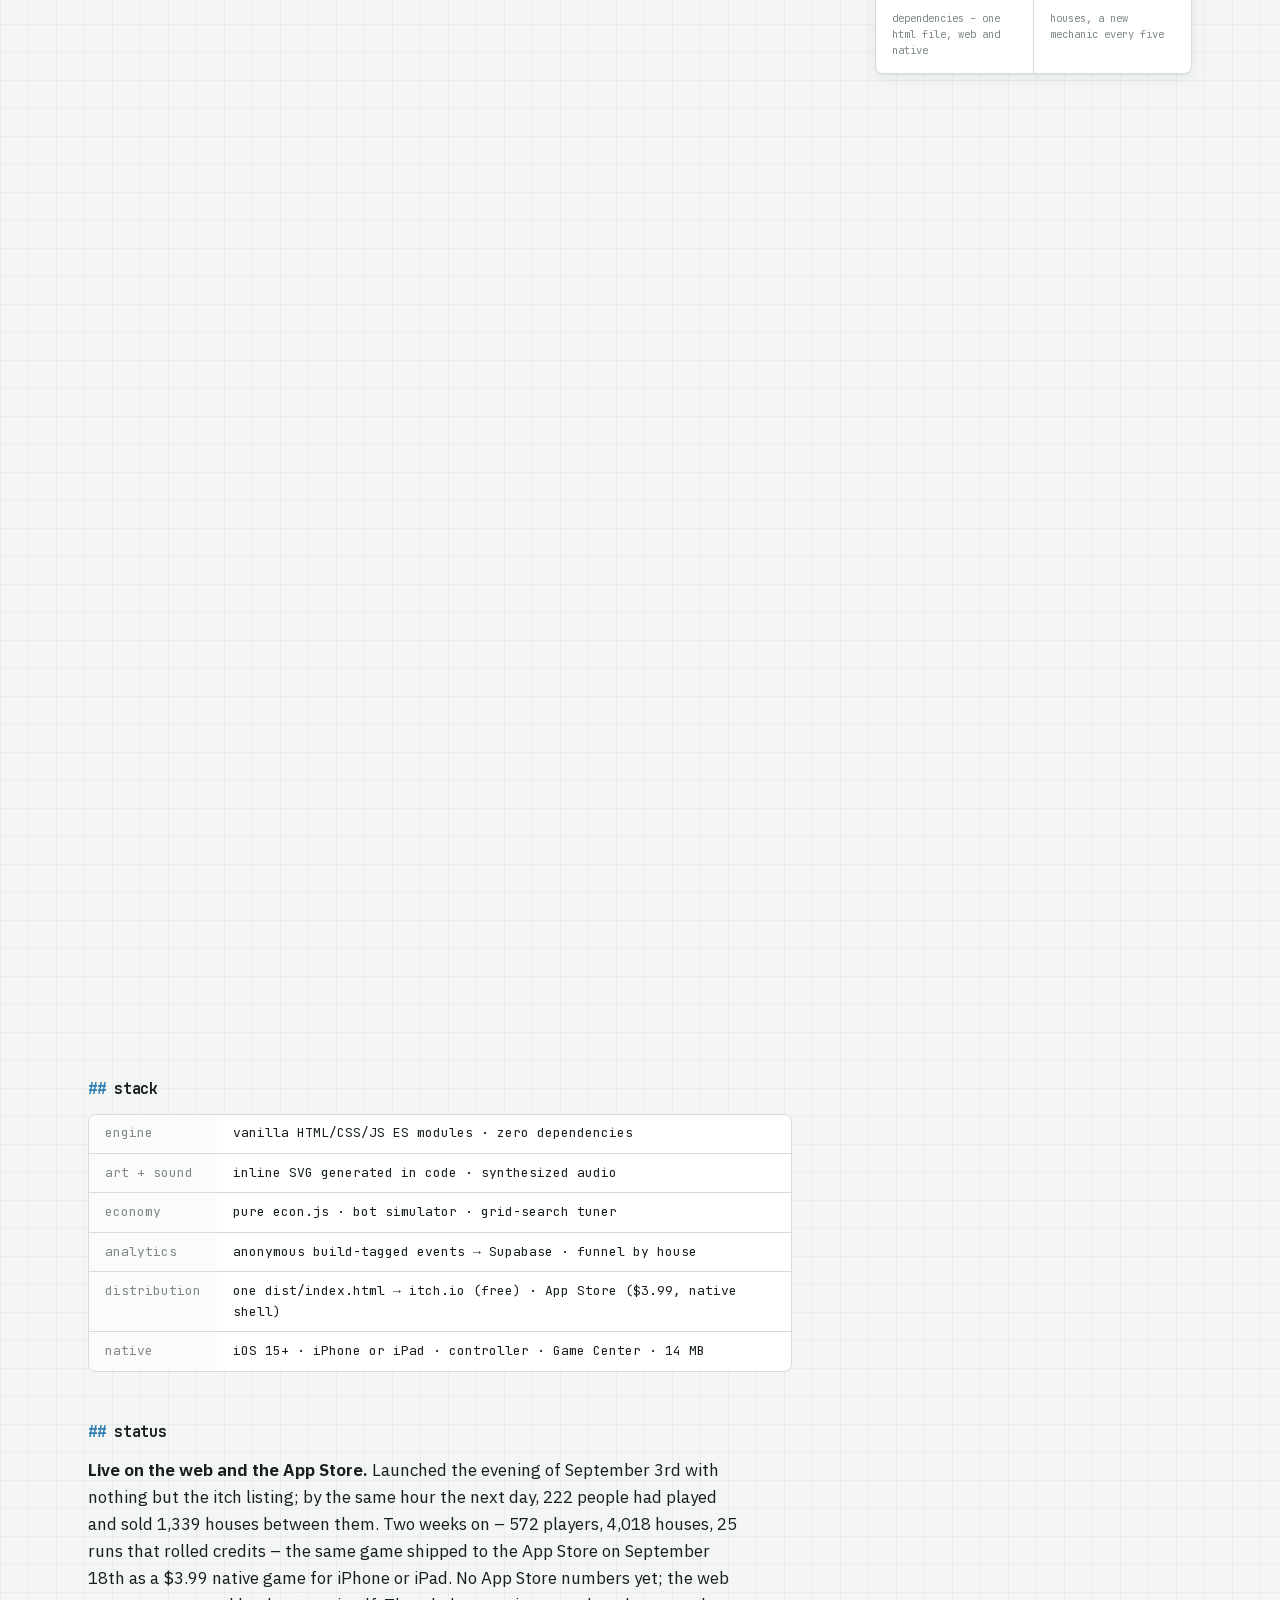
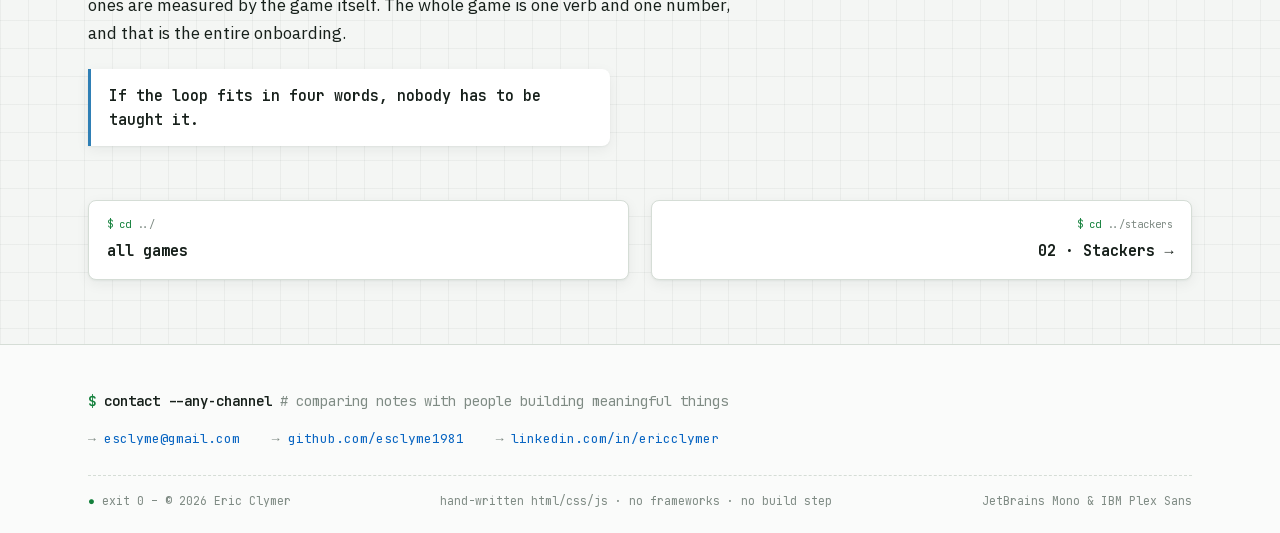
<file: projects/flipit.html>
<!DOCTYPE html>
<html lang="en">
<head>
  <meta charset="UTF-8">
  <meta name="viewport" content="width=device-width, initial-scale=1.0">
  <title>flip-it – Eric Clymer</title>
  <meta name="description" content="Flip It: a tap-only house-flipping game. Free on the web first – 572 players and 4,018 houses sold in two weeks – then shipped to the App Store as a $3.99 native iPhone or iPad game. Zero dependencies, one HTML file.">
  <meta property="og:title" content="flip-it – Eric Clymer">
  <meta property="og:description" content="Buy junk. Furnish. Sell. Move up. Free on the web, $3.99 on the App Store.">
  <meta property="og:type" content="article">
  <meta property="og:image" content="https://esclyme1981.github.io/PortfolioSite/assets/og-image.png">
  <link rel="icon" type="image/svg+xml" href="../favicon.svg">
  <link rel="stylesheet" href="../css/style.css">
</head>
<body class="theme-sky">

<header class="masthead">
  <div class="container masthead-inner">
    <a class="brand" href="../index.html"><span class="host">ericclymer</span><span class="path">:~/game-design/flip-it</span></a>
    <nav>
      <a href="../index.html#work">./work</a>
      <a href="../index.html#games">./games</a>
      <a href="../index.html#about">./about</a>
      <a href="../index.html#contact">./contact</a>
    </nav>
  </div>
</header>

<main class="container case-wrap">
  <p class="crumbs"><a href="../index.html#games">~/game-design</a> / flip-it <span>01 of 03</span></p>

  <div class="win case-head-win">
    <div class="win-bar"><span class="dots"><i></i><i></i><i></i></span><span class="title">flip-it – README.md</span><span class="spacer"></span></div>
    <div class="term">
      <div class="h-row"><h1>Flip It</h1><span class="tag tag-live">LIVE</span><span class="tag tag-featured">APP STORE · $3.99</span><span class="tag tag-free">FREE ON THE WEB</span></div>
      <p class="one-liner">A tap-only house-flipping game. Buy other people's junk, put it in the right rooms, sell the house, and move up a 24-house ladder that ends somewhere that should not legally be called a house. One verb, no ads, no purchases, no timers. Free in a browser tab, $3.99 as a native game for iPhone or iPad.</p>
      <div class="links">
        <a href="https://apps.apple.com/us/app/flip-it/id6812437396" target="_blank" rel="noopener noreferrer">apps.apple.com/us/app/flip-it</a>
        <a href="https://esclyme.itch.io/flip-it" target="_blank" rel="noopener noreferrer">esclyme.itch.io/flip-it</a>
      </div>
    </div>
  </div>

  <div class="visuals">
    <div>
      <div class="strip reveal">
        <img src="../assets/screenshots/flipit-01.jpg" alt="Flip It – the ladder" loading="lazy">
        <img src="../assets/screenshots/flipit-05.jpg" alt="Flip to Infinity – the yard sale, with a haggle die on every item" loading="lazy">
        <img src="../assets/screenshots/flipit-02.jpg" alt="Flip to Infinity – furnishing a two-story colonial" loading="lazy">
        <img src="../assets/screenshots/flipit-04.jpg" alt="Flip to Infinity – sold, in a cold market" loading="lazy">
        <img src="../assets/screenshots/flipit-03.jpg" alt="Flip to Infinity – moving up to the starter bungalow" loading="lazy">
      </div>
      <p class="strip-note">the loop on the web build, left to right – pick a house → buy junk → furnish → sell → move up. every visual is inline SVG drawn in code.</p>
    </div>
  </div>

  <div class="visuals trio">
    <figure class="win shot-win reveal" style="margin:0;">
      <div class="win-bar"><span class="dots"><i></i><i></i><i></i></span><span class="title">app store – workbench</span><span class="spacer"></span></div>
      <img src="../assets/screenshots/flipit-ios-workbench.jpg" alt="Flip It on iPhone – the workbench, breaking junk into materials and building it back into furniture" loading="lazy">
      <figcaption class="cap">the workbench – hold the button and the pile comes apart into plastic, steel, glue, wood, glass, fabric. build it back into things worth having.</figcaption>
    </figure>
    <figure class="win shot-win reveal" style="margin:0;">
      <div class="win-bar"><span class="dots"><i></i><i></i><i></i></span><span class="title">app store – the road</span><span class="spacer"></span></div>
      <img src="../assets/screenshots/flipit-ios-street.jpg" alt="Flip It on iPhone – the road, with the yard sale and the department store" loading="lazy">
      <figcaption class="cap">the road – the yard sale charges at the gate and haggles; the department store has the good stuff, on a day that might be a sale or might not.</figcaption>
    </figure>
    <figure class="win shot-win reveal" style="margin:0;">
      <div class="win-bar"><span class="dots"><i></i><i></i><i></i></span><span class="title">app store – your place</span><span class="spacer"></span></div>
      <img src="../assets/screenshots/flipit-ios-your-place.jpg" alt="Flip It on iPhone – your place, a home built from one piece of every house you have flipped" loading="lazy">
      <figcaption class="cap">your place – from house 8 on, every move-up donates a piece: a castle roof, a beach-house deck, a cruise-ship sky. it survives every run.</figcaption>
    </figure>
  </div>

  <div class="visuals duo">
    <figure class="win reveal" style="margin:0;">
      <div class="win-bar"><span class="dots"><i></i><i></i><i></i></span><span class="title">the log – web first, then the app store</span><span class="spacer"></span></div>
      <div class="log">
        <span class="ln prompt">flipit --launch --window 24h</span>
        <span class="ln ok">222 players · 253 sessions</span>
        <span class="ln ok">1,339 houses sold · 23 past house 10</span>
        <span class="ln prompt">flipit --stats --since launch</span>
        <span class="ln ok">572 players · 4,018 houses sold</span>
        <span class="ln ok">61 past house 10 · 25 rolled credits</span>
        <span class="ln prompt">flipit --ship ios</span>
        <span class="ln hl">→ $3.99 · iPhone or iPad · sept 18</span>
        <span class="ln cmt"># measured by the game, not estimated</span>
      </div>
    </figure>
    <figure class="win reveal" style="margin:0;">
      <div class="win-bar"><span class="dots"><i></i><i></i><i></i></span><span class="title">the numbers</span><span class="spacer"></span></div>
      <div class="stats">
        <div><div class="n">572</div><div class="l">players in two weeks, from one itch listing</div></div>
        <div><div class="n">4,018</div><div class="l">houses sold</div></div>
        <div><div class="n">81%</div><div class="l">clear the first house with zero instructions</div></div>
        <div><div class="n">1</div><div class="l">verb – tap</div></div>
        <div><div class="n">0</div><div class="l">dependencies – one html file, web and native</div></div>
        <div><div class="n">24</div><div class="l">houses, a new mechanic every five</div></div>
      </div>
    </figure>
  </div>

  <section class="case-sec reveal">
    <h2>problem</h2>
    <div class="prose">
      <p>Phone games ask for drag, aim, and timing, then pay for it with ads and timers. This one had to survive being played one-handed on a phone by someone half paying attention – so the constraint came first: one verb. Everything else in the design is downstream of <em>tap</em>.</p>
    </div>
  </section>

  <section class="case-sec reveal">
    <h2>built</h2>
    <ul class="takes">
      <li><strong>One resource, one number.</strong> Cash buys the junk, the junk furnishes the house, the house sells for more cash. Nothing else to track and nothing to explain – the first two houses ship with no instructions, and 81% and 82% of players clear them anyway.</li>
      <li><strong>A mechanic every five houses.</strong> Haggle die at 3, Department Store at 6, road die at 11, an auction on every sale from 16, Hard Mode laps after the credits. A house is about a minute, so something new lands roughly every five.</li>
      <li><strong>The economy is one pure object.</strong> Every constant lives in <code>PARAMS</code>; the module has no DOM and no state. So bots can play thousands of runs, assert invariants, and grid-search the constants overnight.</li>
      <li><strong>Instrumented before it needed fixing.</strong> Anonymous, build-tagged events from the first session – which is how the 58% cliff at house three showed up, and why a tutorial, a simpler gate, and a re-spaced ladder shipped the same week.</li>
      <li><strong>Junk is a material, and every house leaves a piece behind.</strong> The workbench breaks what you bought into plastic, steel, glue, wood, glass and fabric, then builds it back into things worth having. From house 8 on, every move-up donates a roof, a deck or a sky to a home of your own that survives every run.</li>
      <li><strong>Ships as one file.</strong> Zero dependencies, every visual inline SVG drawn in code, all sound synthesized. The same <code>dist/index.html</code> went to itch, to an artifact URL, and two weeks later into a native shell for the App Store – iPhone or iPad, controller and Game Center included.</li>
    </ul>
  </section>

  <section class="case-sec reveal">
    <h2>stack</h2>
    <dl class="kv">
      <dt>engine</dt><dd>vanilla HTML/CSS/JS ES modules · zero dependencies</dd>
      <dt>art + sound</dt><dd>inline SVG generated in code · synthesized audio</dd>
      <dt>economy</dt><dd>pure <code>econ.js</code> · bot simulator · grid-search tuner</dd>
      <dt>analytics</dt><dd>anonymous build-tagged events → Supabase · funnel by house</dd>
      <dt>distribution</dt><dd>one <code>dist/index.html</code> → itch.io (free) · App Store ($3.99, native shell)</dd>
      <dt>native</dt><dd>iOS 15+ · iPhone or iPad · controller · Game Center · 14 MB</dd>
    </dl>
  </section>

  <section class="case-sec reveal">
    <h2>status</h2>
    <div class="prose">
      <p><strong>Live on the web and the App Store.</strong> Launched the evening of September 3rd with nothing but the itch listing; by the same hour the next day, 222 people had played and sold 1,339 houses between them. Two weeks on – 572 players, 4,018 houses, 25 runs that rolled credits – the same game shipped to the App Store on September 18th as a $3.99 native game for iPhone or iPad. No App Store numbers yet; the web ones are measured by the game itself. The whole game is one verb and one number, and that is the entire onboarding.</p>
      <div class="callout">If the loop fits in four words, nobody has to be taught it.</div>
    </div>
  </section>

  <nav class="pagination" aria-label="Project navigation">
    <a class="win" href="../index.html#games"><span class="dir">../</span><span class="name">all games</span></a>
    <a class="win next" href="stackers.html"><span class="dir">../stackers</span><span class="name">02 · Stackers →</span></a>
  </nav>
</main>

<footer class="footer" id="contact">
  <div class="container footer-inner">
    <p class="prompt-line">contact --any-channel <span class="cmt"># comparing notes with people building meaningful things</span></p>
    <ul>
      <li><a href="mailto:esclyme@gmail.com">esclyme@gmail.com</a></li>
      <li><a href="https://github.com/esclyme1981" target="_blank" rel="noopener noreferrer">github.com/esclyme1981</a></li>
      <li><a href="https://www.linkedin.com/in/ericclymer/" target="_blank" rel="noopener noreferrer">linkedin.com/in/ericclymer</a></li>
    </ul>
    <div class="colophon">
      <span class="exit">exit 0 – © <span data-year>2026</span> Eric Clymer</span>
      <span>hand-written html/css/js · no frameworks · no build step</span>
      <span>JetBrains Mono &amp; IBM Plex Sans</span>
    </div>
  </div>
</footer>

<script src="../js/main.js"></script>
<script data-goatcounter="https://esclyme1981.goatcounter.com/count"
        async src="//gc.zgo.at/count.js"></script>
</body>
</html>
</file>
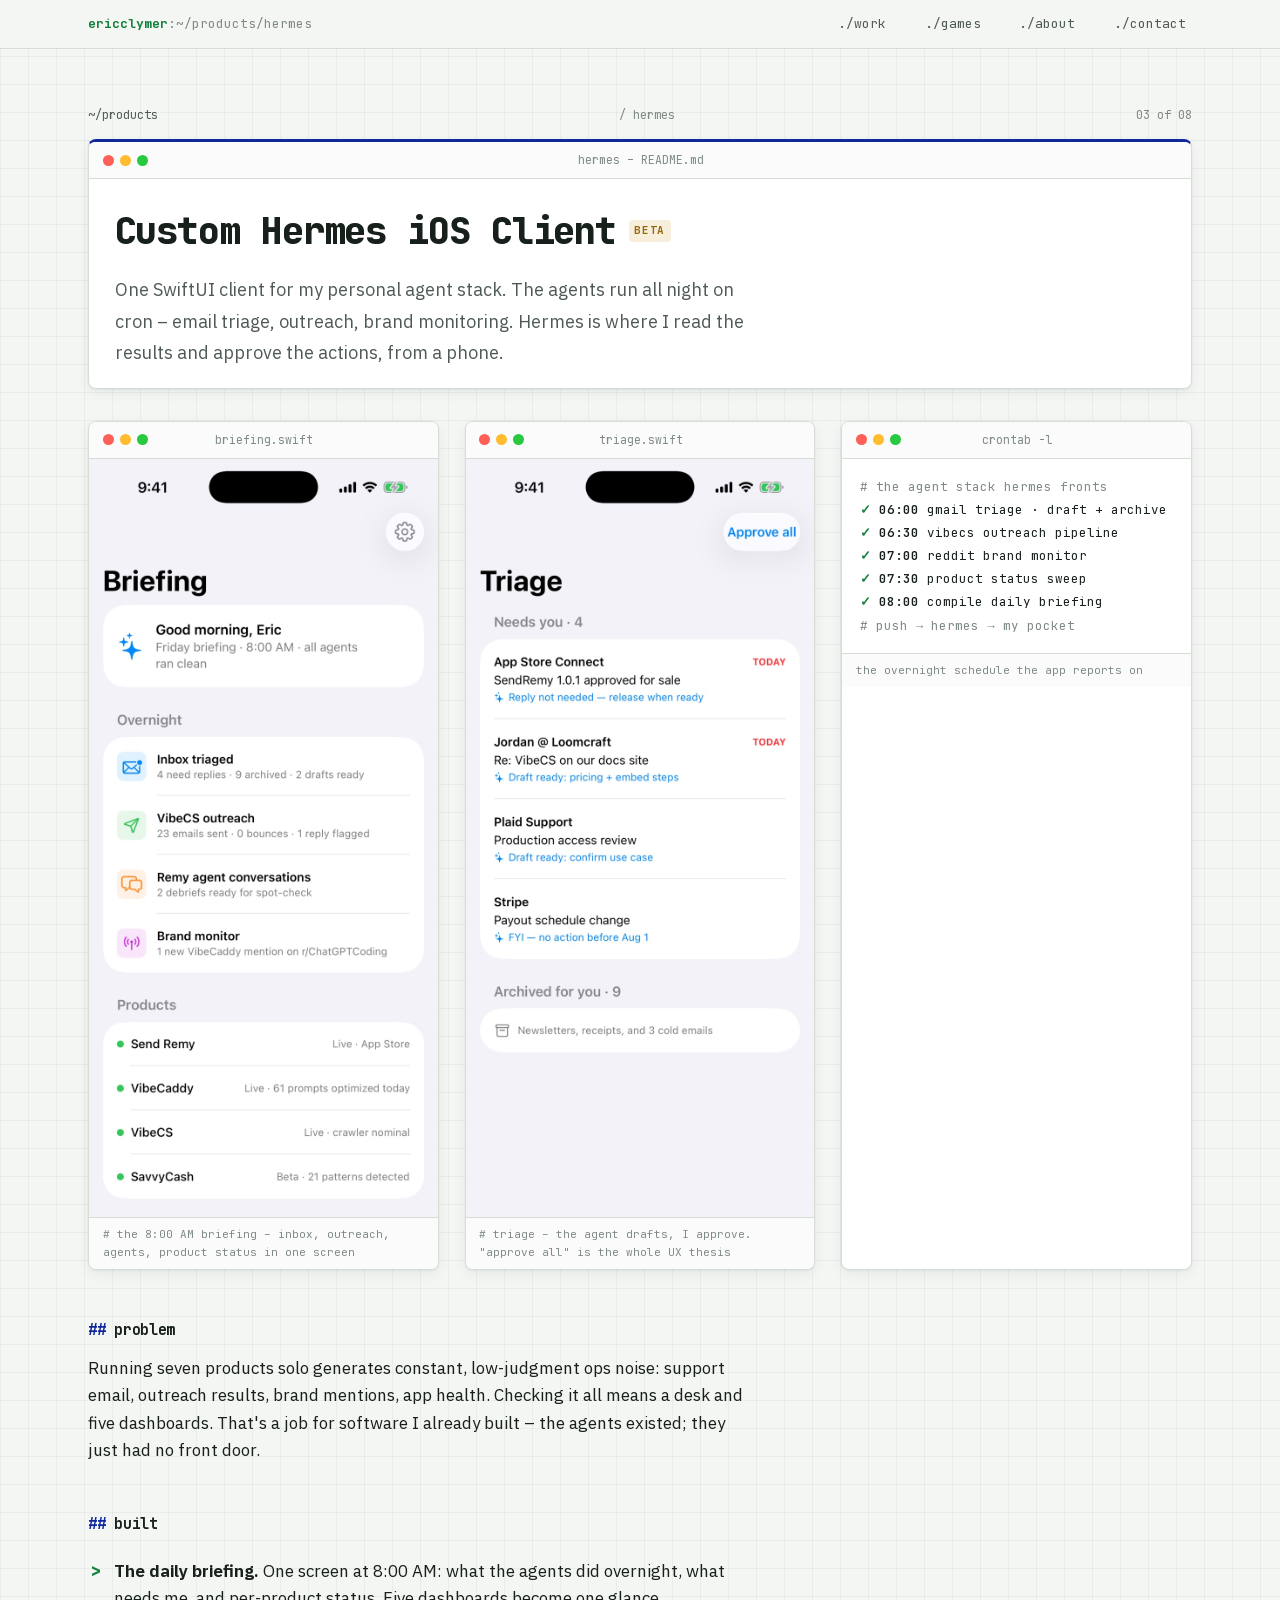
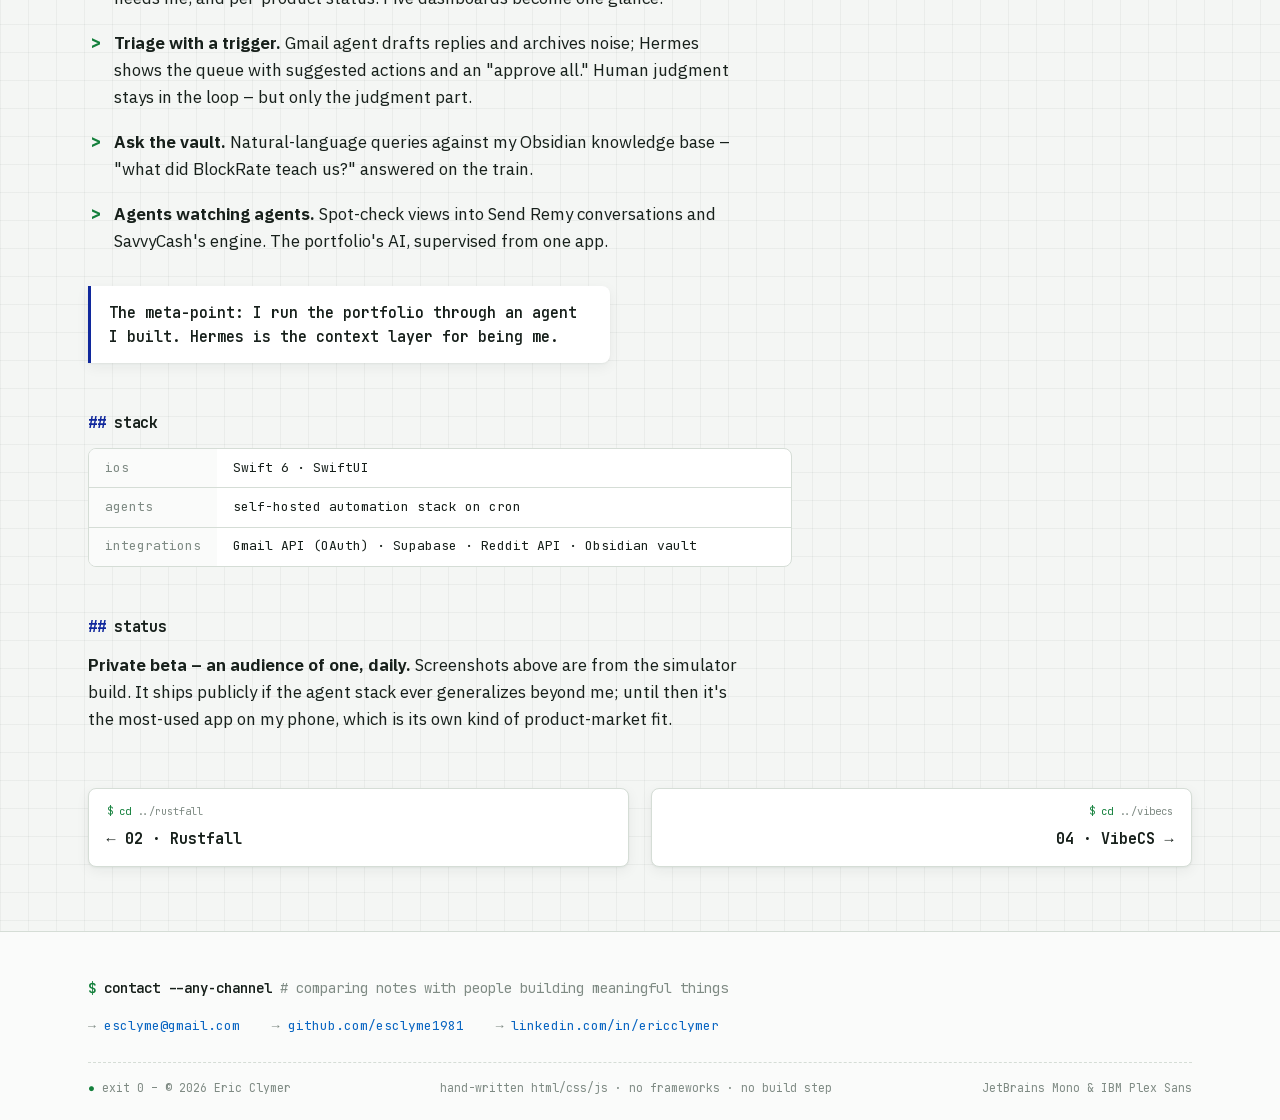
<file: projects/hermes.html>
<!DOCTYPE html>
<html lang="en">
<head>
  <meta charset="UTF-8">
  <meta name="viewport" content="width=device-width, initial-scale=1.0">
  <title>hermes – Eric Clymer</title>
  <meta name="description" content="Custom Hermes iOS Client – one SwiftUI app for a personal agent stack: daily briefing, AI email triage, and product monitoring for a seven-product portfolio.">
  <meta property="og:title" content="hermes – Eric Clymer">
  <meta property="og:description" content="One iOS client for my whole agent stack – briefing, triage, monitoring.">
  <meta property="og:type" content="article">
  <meta property="og:image" content="https://esclyme1981.github.io/PortfolioSite/assets/og-image.png">
  <link rel="icon" type="image/svg+xml" href="../favicon.svg">
  <link rel="stylesheet" href="../css/style.css">
</head>
<body class="theme-dos">

<header class="masthead">
  <div class="container masthead-inner">
    <a class="brand" href="../index.html"><span class="host">ericclymer</span><span class="path">:~/products/hermes</span></a>
    <nav>
      <a href="../index.html#work">./work</a>
      <a href="../index.html#games">./games</a>
      <a href="../index.html#about">./about</a>
      <a href="../index.html#contact">./contact</a>
    </nav>
  </div>
</header>

<main class="container case-wrap">
  <p class="crumbs"><a href="../index.html#work">~/products</a> / hermes <span>03 of 08</span></p>

  <div class="win case-head-win">
    <div class="win-bar"><span class="dots"><i></i><i></i><i></i></span><span class="title">hermes – README.md</span><span class="spacer"></span></div>
    <div class="term">
      <div class="h-row"><h1>Custom Hermes iOS Client</h1><span class="tag tag-beta">BETA</span></div>
      <p class="one-liner">One SwiftUI client for my personal agent stack. The agents run all night on cron – email triage, outreach, brand monitoring. Hermes is where I read the results and approve the actions, from a phone.</p>
    </div>
  </div>

  <div class="visuals trio">
    <figure class="win shot-win reveal" style="margin:0;">
      <div class="win-bar"><span class="dots"><i></i><i></i><i></i></span><span class="title">briefing.swift</span><span class="spacer"></span></div>
      <img src="../assets/screenshots/hermes-briefing.jpg" alt="Hermes – daily 8:00 AM briefing view" loading="lazy">
      <figcaption class="cap">the 8:00 AM briefing – inbox, outreach, agents, product status in one screen</figcaption>
    </figure>
    <figure class="win shot-win reveal" style="margin:0;">
      <div class="win-bar"><span class="dots"><i></i><i></i><i></i></span><span class="title">triage.swift</span><span class="spacer"></span></div>
      <img src="../assets/screenshots/hermes-triage.jpg" alt="Hermes – AI email triage with suggested actions" loading="lazy">
      <figcaption class="cap">triage – the agent drafts, I approve. "approve all" is the whole UX thesis</figcaption>
    </figure>
    <figure class="win reveal" style="margin:0;">
      <div class="win-bar"><span class="dots"><i></i><i></i><i></i></span><span class="title">crontab -l</span><span class="spacer"></span></div>
      <div class="log">
        <span class="ln cmt"># the agent stack hermes fronts</span>
        <span class="ln ok"><span class="hl">06:00</span> gmail triage · draft + archive</span>
        <span class="ln ok"><span class="hl">06:30</span> vibecs outreach pipeline</span>
        <span class="ln ok"><span class="hl">07:00</span> reddit brand monitor</span>
        <span class="ln ok"><span class="hl">07:30</span> product status sweep</span>
        <span class="ln ok"><span class="hl">08:00</span> compile daily briefing</span>
        <span class="ln cmt"># push → hermes → my pocket</span>
      </div>
      <figcaption class="cap" style="display:block;">the overnight schedule the app reports on</figcaption>
    </figure>
  </div>

  <section class="case-sec reveal">
    <h2>problem</h2>
    <div class="prose">
      <p>Running seven products solo generates constant, low-judgment ops noise: support email, outreach results, brand mentions, app health. Checking it all means a desk and five dashboards. That's a job for software I already built – the agents existed; they just had no front door.</p>
    </div>
  </section>

  <section class="case-sec reveal">
    <h2>built</h2>
    <ul class="takes">
      <li><strong>The daily briefing.</strong> One screen at 8:00 AM: what the agents did overnight, what needs me, and per-product status. Five dashboards become one glance.</li>
      <li><strong>Triage with a trigger.</strong> Gmail agent drafts replies and archives noise; Hermes shows the queue with suggested actions and an "approve all." Human judgment stays in the loop – but only the judgment part.</li>
      <li><strong>Ask the vault.</strong> Natural-language queries against my Obsidian knowledge base – "what did BlockRate teach us?" answered on the train.</li>
      <li><strong>Agents watching agents.</strong> Spot-check views into Send Remy conversations and SavvyCash's engine. The portfolio's AI, supervised from one app.</li>
    </ul>
    <div class="callout">The meta-point: I run the portfolio through an agent I built. Hermes is the context layer for being me.</div>
  </section>

  <section class="case-sec reveal">
    <h2>stack</h2>
    <dl class="kv">
      <dt>ios</dt><dd>Swift 6 · SwiftUI</dd>
      <dt>agents</dt><dd>self-hosted automation stack on cron</dd>
      <dt>integrations</dt><dd>Gmail API (OAuth) · Supabase · Reddit API · Obsidian vault</dd>
    </dl>
  </section>

  <section class="case-sec reveal">
    <h2>status</h2>
    <div class="prose">
      <p><strong>Private beta – an audience of one, daily.</strong> Screenshots above are from the simulator build. It ships publicly if the agent stack ever generalizes beyond me; until then it's the most-used app on my phone, which is its own kind of product-market fit.</p>
    </div>
  </section>

  <nav class="pagination" aria-label="Project navigation">
    <a class="win" href="rustfall.html"><span class="dir">../rustfall</span><span class="name">← 02 · Rustfall</span></a>
    <a class="win next" href="vibecs.html"><span class="dir">../vibecs</span><span class="name">04 · VibeCS →</span></a>
  </nav>
</main>

<footer class="footer" id="contact">
  <div class="container footer-inner">
    <p class="prompt-line">contact --any-channel <span class="cmt"># comparing notes with people building meaningful things</span></p>
    <ul>
      <li><a href="mailto:esclyme@gmail.com">esclyme@gmail.com</a></li>
      <li><a href="https://github.com/esclyme1981" target="_blank" rel="noopener noreferrer">github.com/esclyme1981</a></li>
      <li><a href="https://www.linkedin.com/in/ericclymer/" target="_blank" rel="noopener noreferrer">linkedin.com/in/ericclymer</a></li>
    </ul>
    <div class="colophon">
      <span class="exit">exit 0 – © <span data-year>2026</span> Eric Clymer</span>
      <span>hand-written html/css/js · no frameworks · no build step</span>
      <span>JetBrains Mono &amp; IBM Plex Sans</span>
    </div>
  </div>
</footer>

<script src="../js/main.js"></script>
<script data-goatcounter="https://esclyme1981.goatcounter.com/count"
        async src="//gc.zgo.at/count.js"></script>
</body>
</html>
</file>
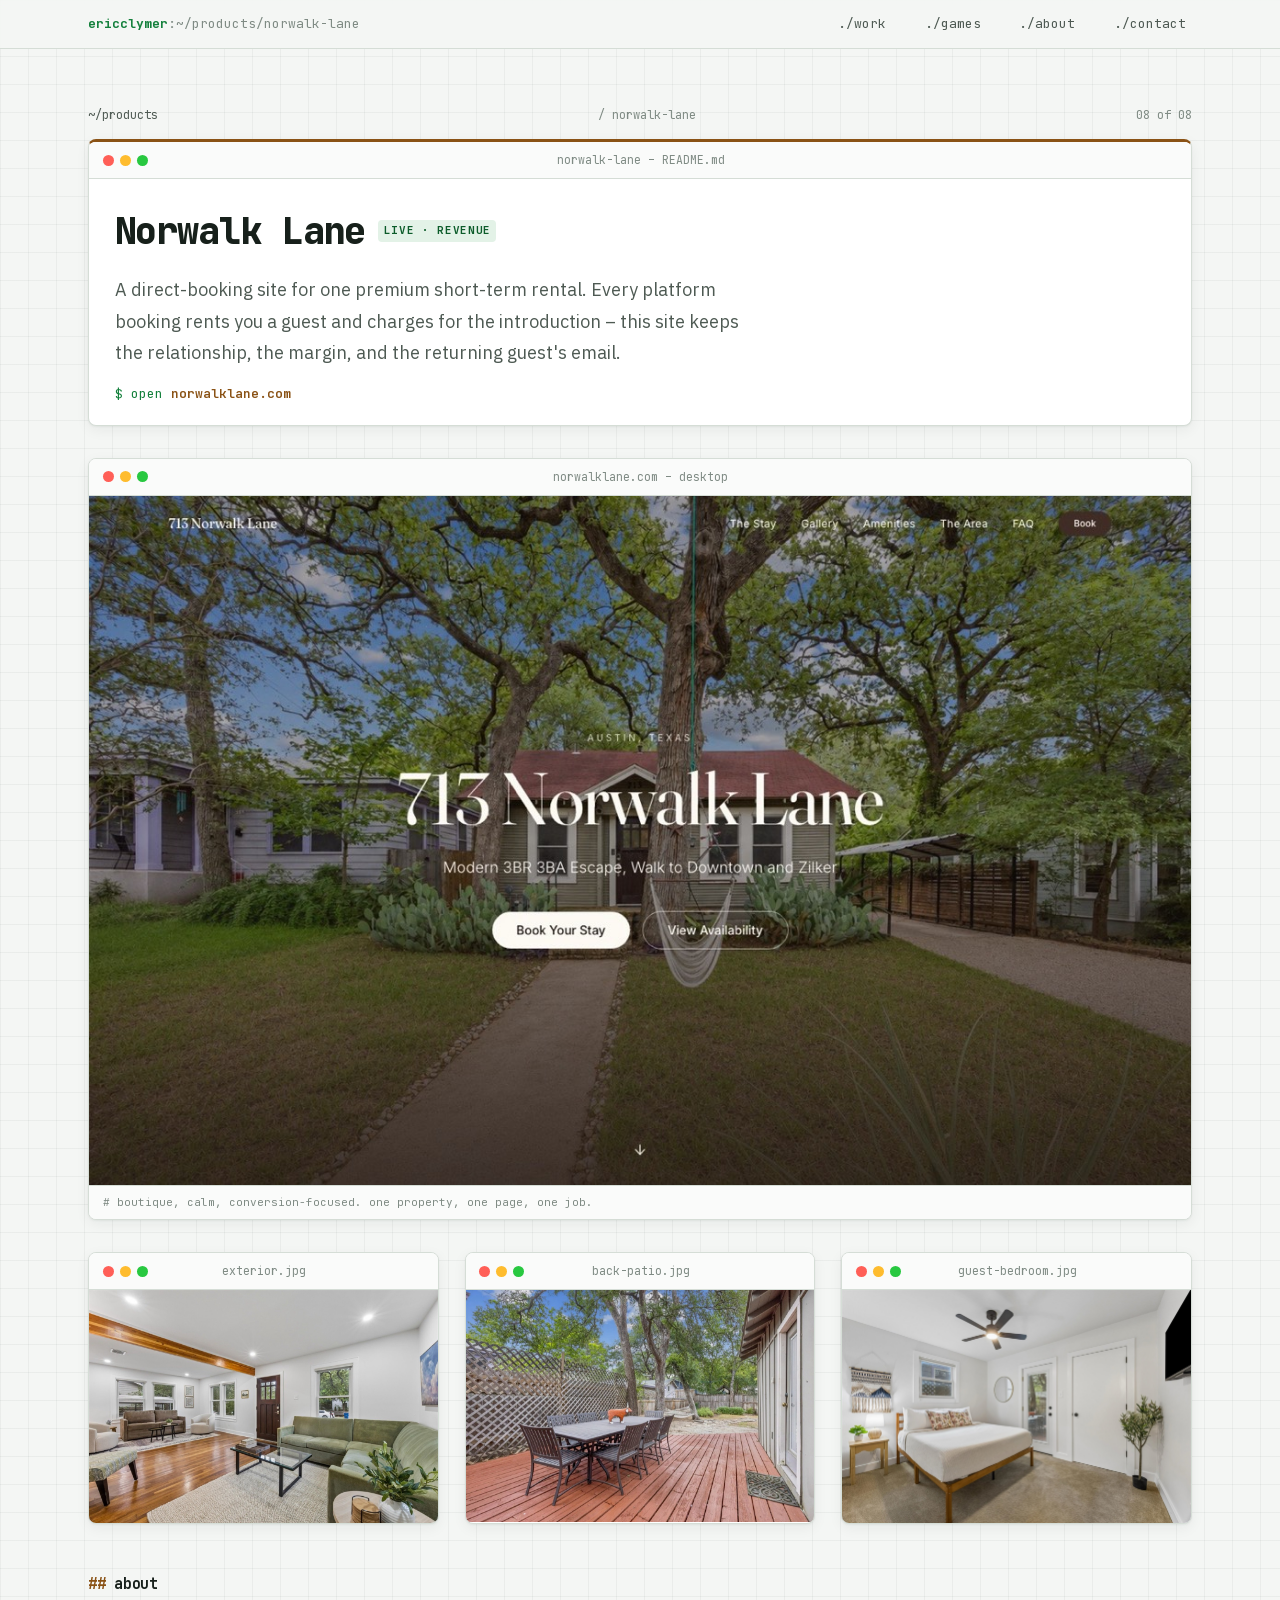
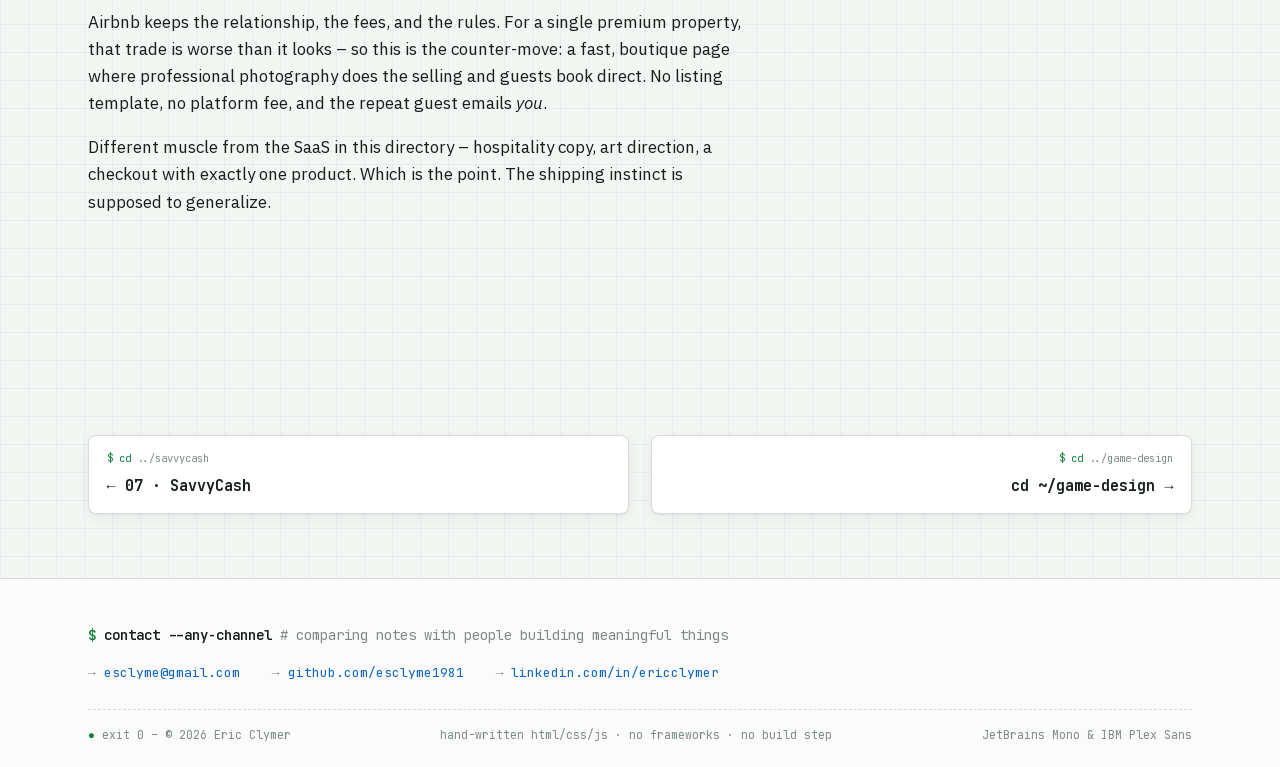
<file: projects/norwalk-rental.html>
<!DOCTYPE html>
<html lang="en">
<head>
  <meta charset="UTF-8">
  <meta name="viewport" content="width=device-width, initial-scale=1.0">
  <title>norwalk-lane – Eric Clymer</title>
  <meta name="description" content="A direct-booking site for one premium short-term rental – owning the guest relationship instead of renting it from a platform.">
  <meta property="og:title" content="norwalk-lane – Eric Clymer">
  <meta property="og:description" content="Direct booking for one premium rental. The platform middleman is a fee, not a feature.">
  <meta property="og:type" content="article">
  <meta property="og:image" content="https://esclyme1981.github.io/PortfolioSite/assets/og-image.png">
  <link rel="icon" type="image/svg+xml" href="../favicon.svg">
  <link rel="stylesheet" href="../css/style.css">
</head>
<body class="theme-amber">

<header class="masthead">
  <div class="container masthead-inner">
    <a class="brand" href="../index.html"><span class="host">ericclymer</span><span class="path">:~/products/norwalk-lane</span></a>
    <nav>
      <a href="../index.html#work">./work</a>
      <a href="../index.html#games">./games</a>
      <a href="../index.html#about">./about</a>
      <a href="../index.html#contact">./contact</a>
    </nav>
  </div>
</header>

<main class="container case-wrap">
  <p class="crumbs"><a href="../index.html#work">~/products</a> / norwalk-lane <span>08 of 08</span></p>

  <div class="win case-head-win">
    <div class="win-bar"><span class="dots"><i></i><i></i><i></i></span><span class="title">norwalk-lane – README.md</span><span class="spacer"></span></div>
    <div class="term">
      <div class="h-row"><h1>Norwalk Lane</h1><span class="tag tag-live">LIVE · REVENUE</span></div>
      <p class="one-liner">A direct-booking site for one premium short-term rental. Every platform booking rents you a guest and charges for the introduction – this site keeps the relationship, the margin, and the returning guest's email.</p>
      <div class="links">
        <a href="https://norwalklane.com/" target="_blank" rel="noopener noreferrer">norwalklane.com</a>
      </div>
    </div>
  </div>

  <div class="visuals">
    <figure class="win shot-win reveal" style="margin:0;">
      <div class="win-bar"><span class="dots"><i></i><i></i><i></i></span><span class="title">norwalklane.com – desktop</span><span class="spacer"></span></div>
      <img src="../assets/screenshots/norwalklane-desktop.jpg" alt="Norwalk Lane direct booking site" loading="lazy">
      <figcaption class="cap">boutique, calm, conversion-focused. one property, one page, one job.</figcaption>
    </figure>
  </div>

  <div class="visuals trio">
    <figure class="win shot-win reveal" style="margin:0;">
      <div class="win-bar"><span class="dots"><i></i><i></i><i></i></span><span class="title">exterior.jpg</span><span class="spacer"></span></div>
      <img src="../assets/screenshots/norwalk-photo-1.jpg" alt="Norwalk Lane – exterior" loading="lazy">
    </figure>
    <figure class="win shot-win reveal" style="margin:0;">
      <div class="win-bar"><span class="dots"><i></i><i></i><i></i></span><span class="title">back-patio.jpg</span><span class="spacer"></span></div>
      <img src="../assets/screenshots/norwalk-photo-2.jpg" alt="Norwalk Lane – back patio" loading="lazy">
    </figure>
    <figure class="win shot-win reveal" style="margin:0;">
      <div class="win-bar"><span class="dots"><i></i><i></i><i></i></span><span class="title">guest-bedroom.jpg</span><span class="spacer"></span></div>
      <img src="../assets/screenshots/norwalk-photo-3.jpg" alt="Norwalk Lane – guest bedroom" loading="lazy">
    </figure>
  </div>

  <section class="case-sec reveal">
    <h2>about</h2>
    <div class="prose">
      <p>Airbnb keeps the relationship, the fees, and the rules. For a single premium property, that trade is worse than it looks – so this is the counter-move: a fast, boutique page where professional photography does the selling and guests book direct. No listing template, no platform fee, and the repeat guest emails <em>you</em>.</p>
      <p>Different muscle from the SaaS in this directory – hospitality copy, art direction, a checkout with exactly one product. Which is the point. The shipping instinct is supposed to generalize.</p>
    </div>
  </section>

  <section class="case-sec reveal">
    <h2>stack</h2>
    <dl class="kv">
      <dt>site</dt><dd>static, conversion-focused, mobile-first</dd>
      <dt>media</dt><dd>professional photography, art-directed for the web</dd>
    </dl>
  </section>

  <nav class="pagination" aria-label="Project navigation">
    <a class="win" href="savvycash.html"><span class="dir">../savvycash</span><span class="name">← 07 · SavvyCash</span></a>
    <a class="win next" href="../index.html#games"><span class="dir">../game-design</span><span class="name">cd ~/game-design →</span></a>
  </nav>
</main>

<footer class="footer" id="contact">
  <div class="container footer-inner">
    <p class="prompt-line">contact --any-channel <span class="cmt"># comparing notes with people building meaningful things</span></p>
    <ul>
      <li><a href="mailto:esclyme@gmail.com">esclyme@gmail.com</a></li>
      <li><a href="https://github.com/esclyme1981" target="_blank" rel="noopener noreferrer">github.com/esclyme1981</a></li>
      <li><a href="https://www.linkedin.com/in/ericclymer/" target="_blank" rel="noopener noreferrer">linkedin.com/in/ericclymer</a></li>
    </ul>
    <div class="colophon">
      <span class="exit">exit 0 – © <span data-year>2026</span> Eric Clymer</span>
      <span>hand-written html/css/js · no frameworks · no build step</span>
      <span>JetBrains Mono &amp; IBM Plex Sans</span>
    </div>
  </div>
</footer>

<script src="../js/main.js"></script>
<script data-goatcounter="https://esclyme1981.goatcounter.com/count"
        async src="//gc.zgo.at/count.js"></script>
</body>
</html>
</file>
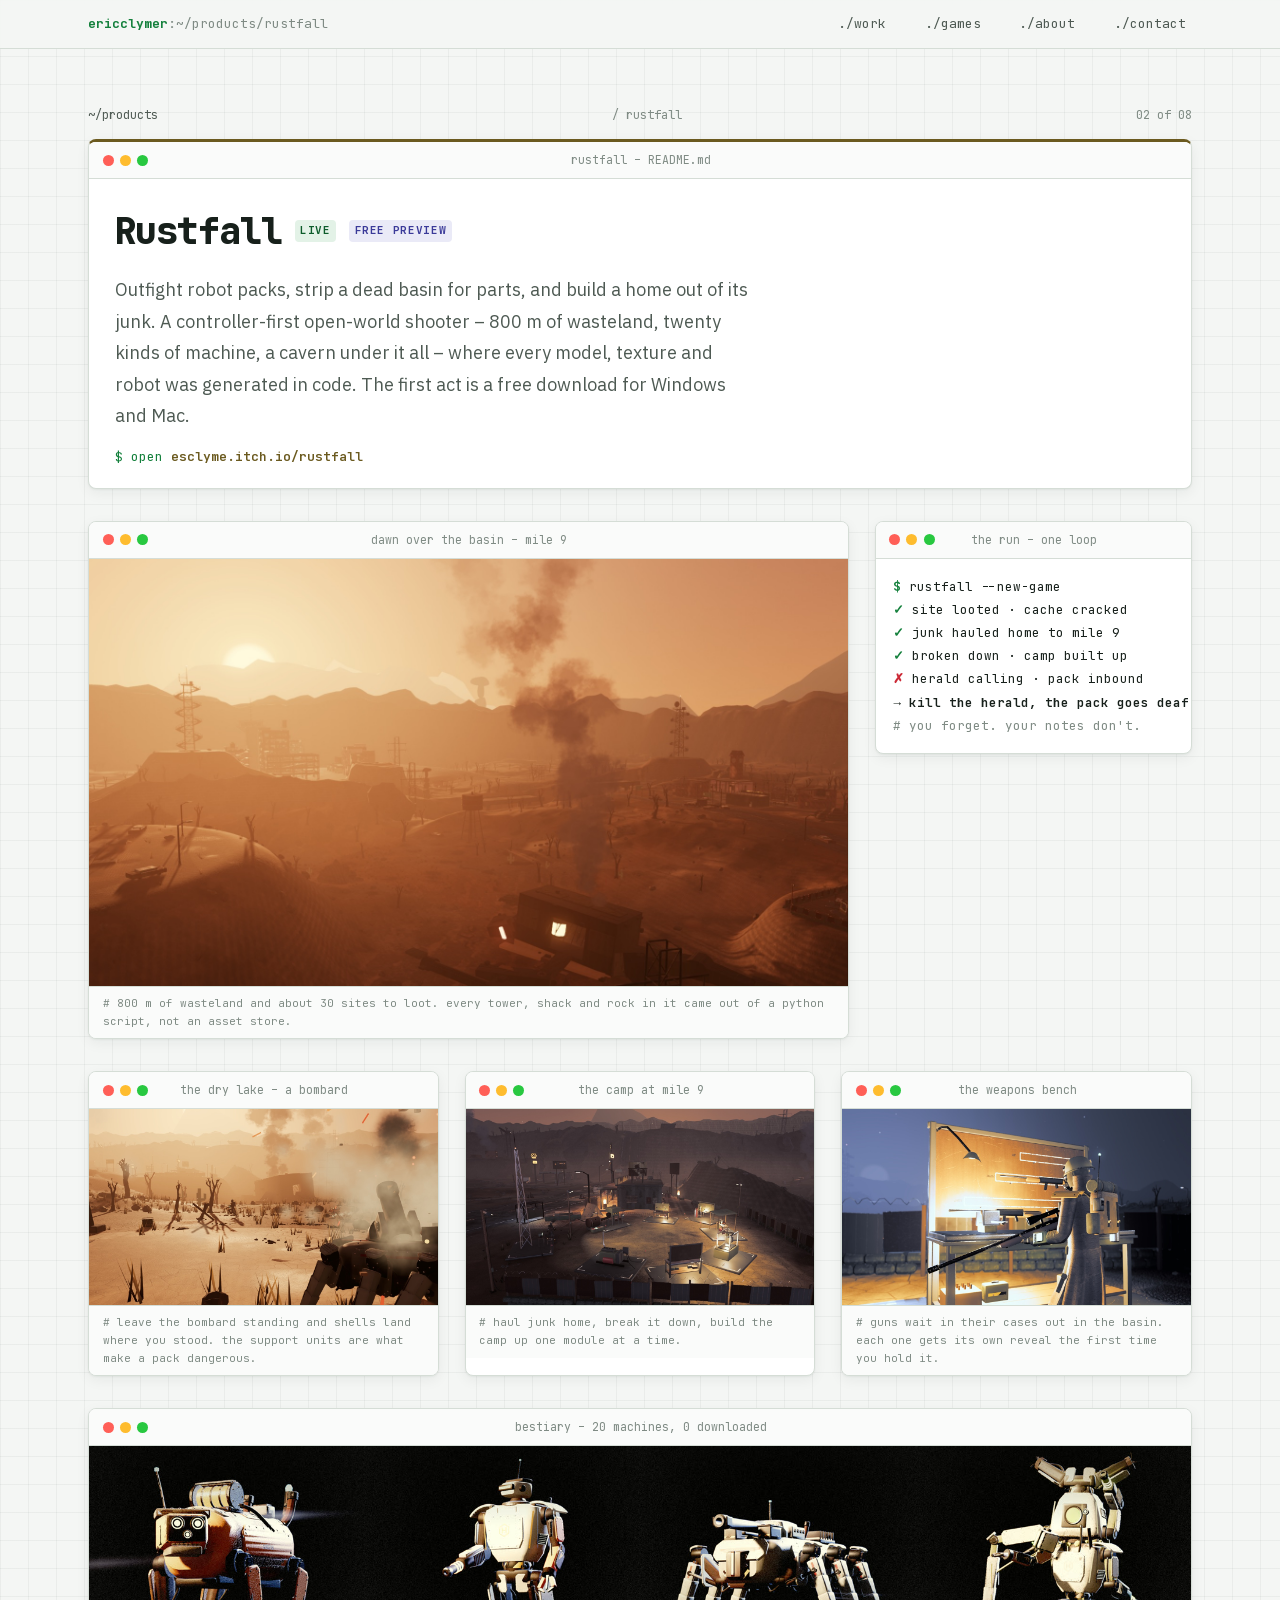
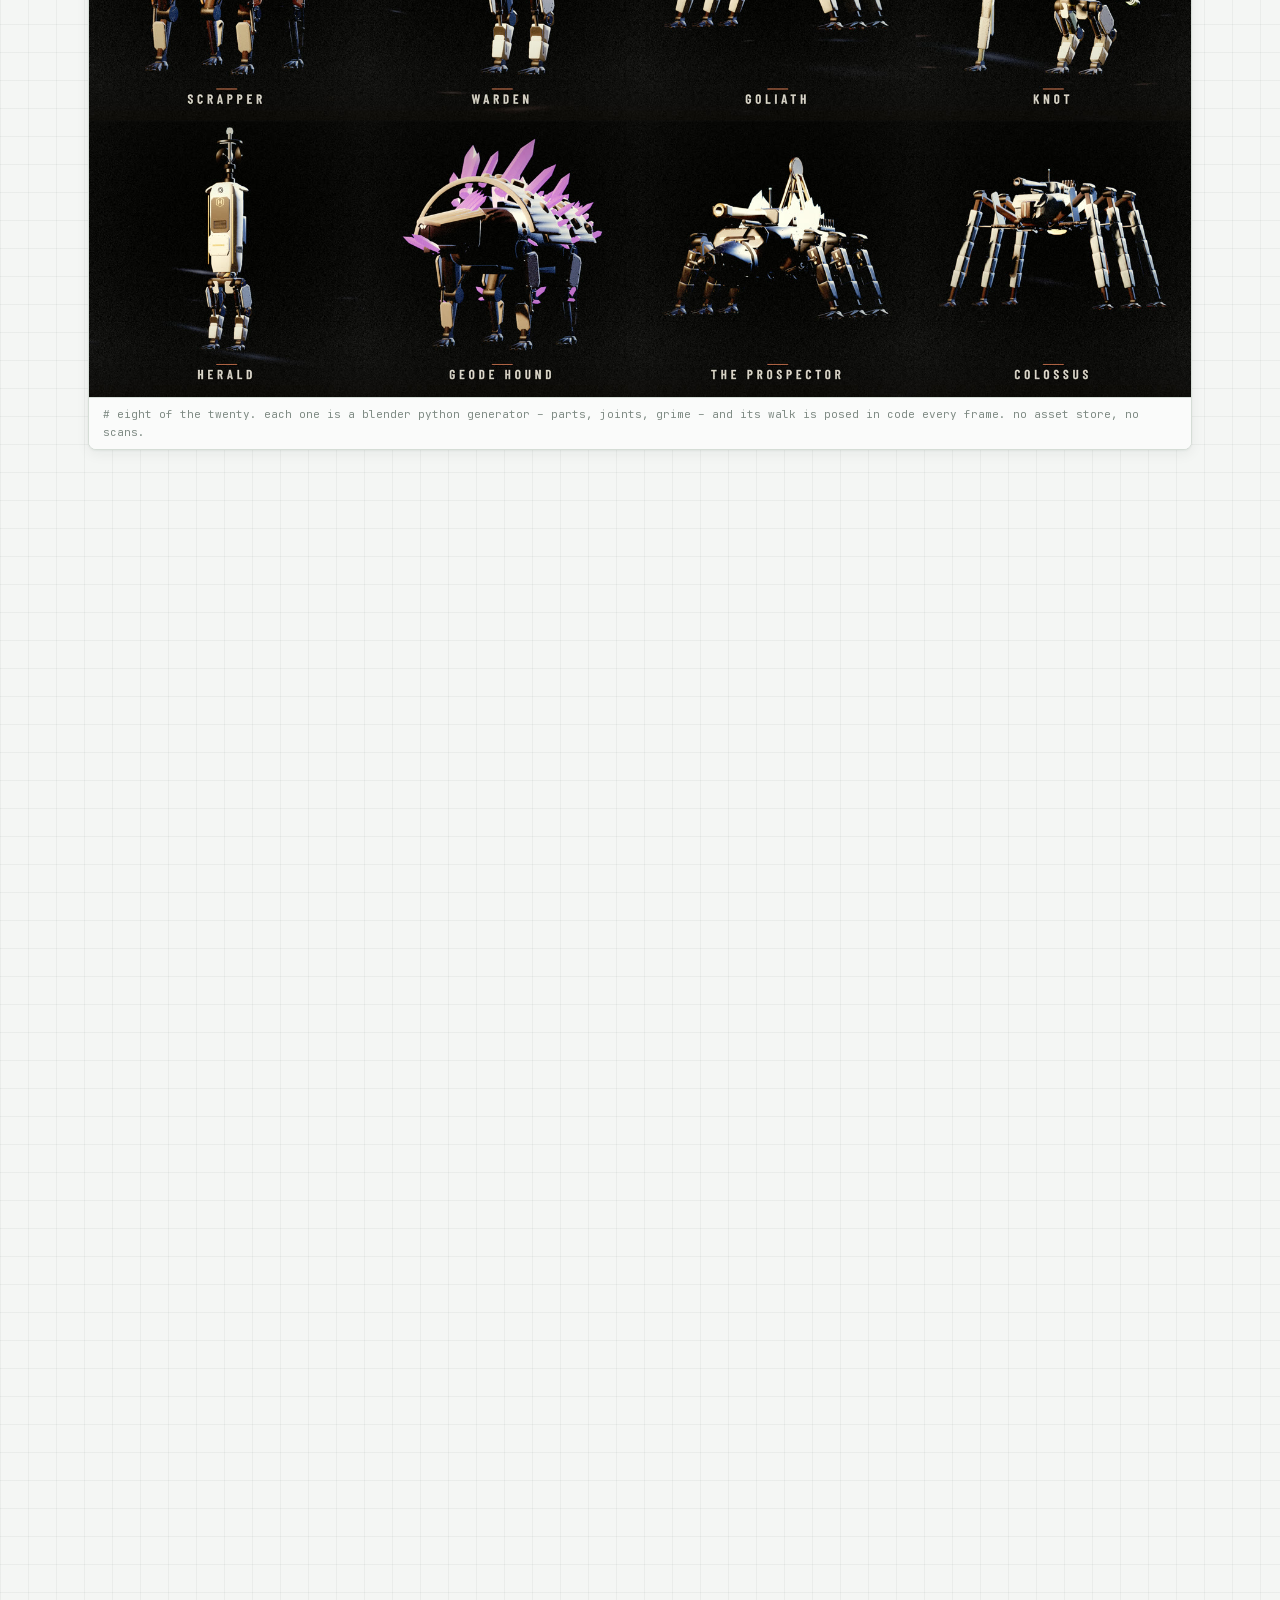
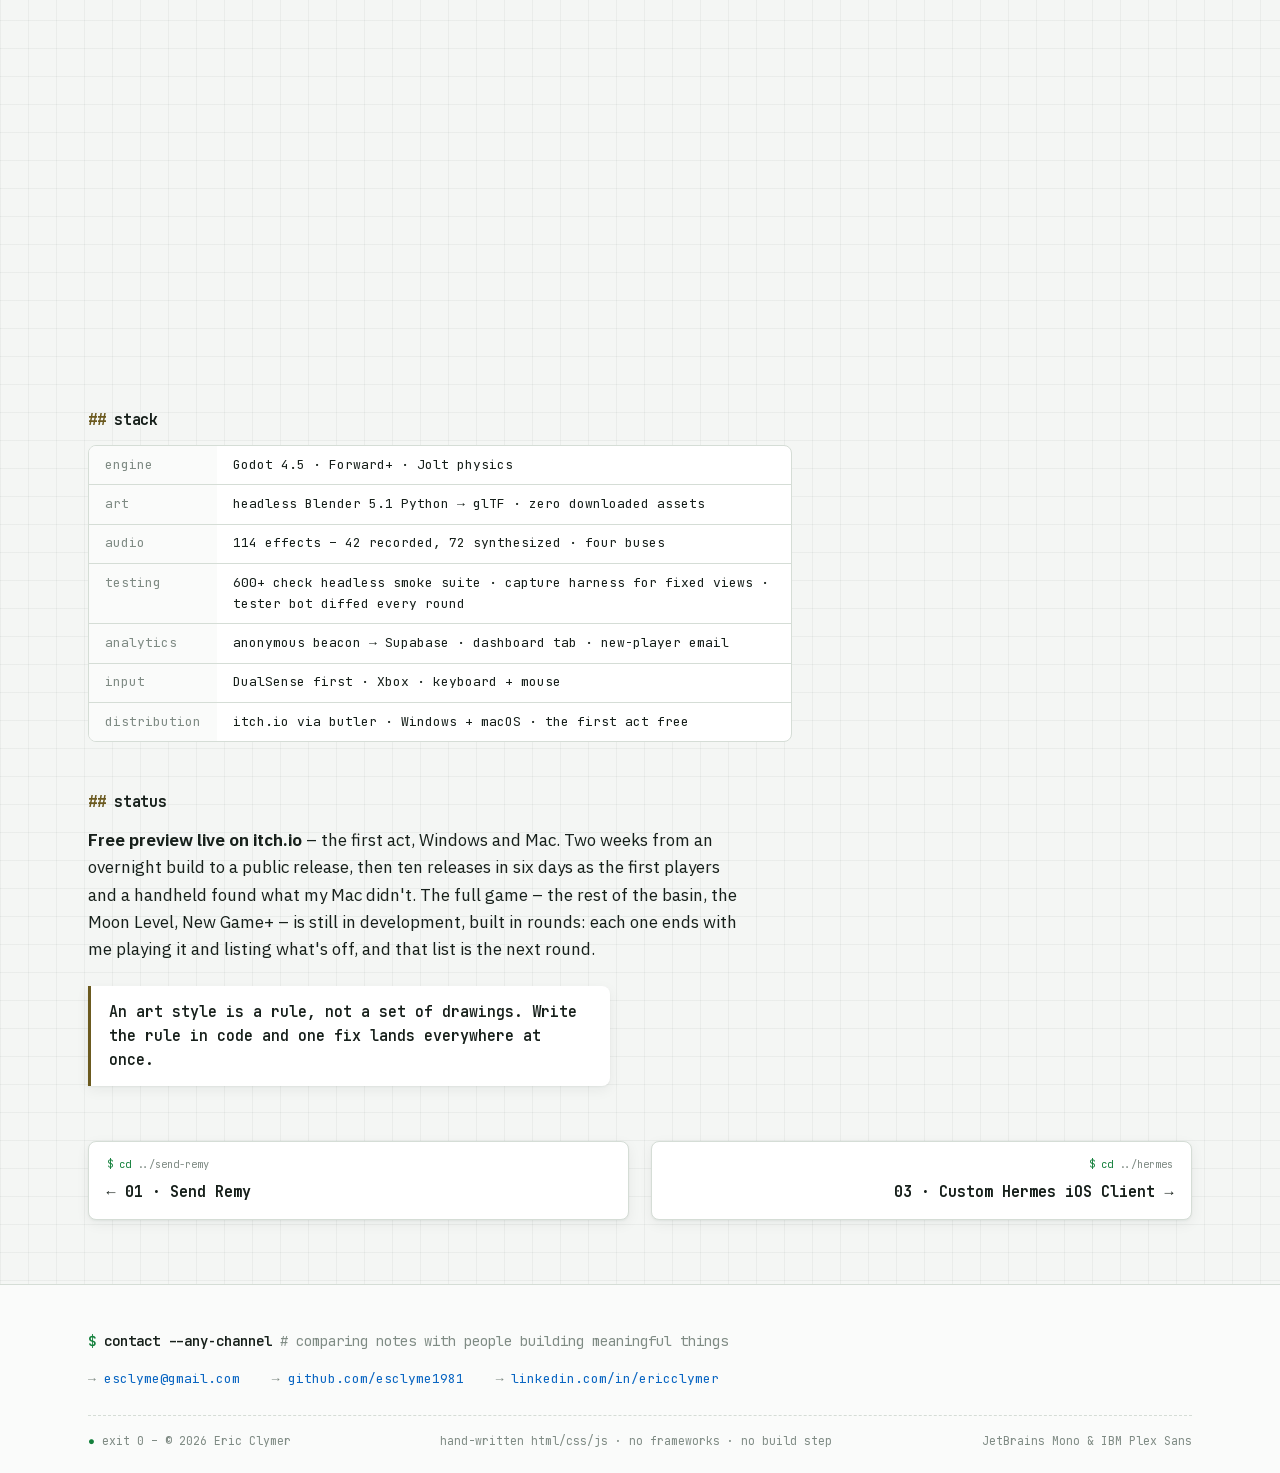
<file: projects/rustfall.html>
<!DOCTYPE html>
<html lang="en">
<head>
  <meta charset="UTF-8">
  <meta name="viewport" content="width=device-width, initial-scale=1.0">
  <title>rustfall – Eric Clymer</title>
  <meta name="description" content="An open-world robot shooter for Windows and Mac where every model, texture and robot is generated in code. Godot 4.5, headless Blender Python, a free preview on itch.io.">
  <meta property="og:title" content="rustfall – Eric Clymer">
  <meta property="og:description" content="Outfight robot packs, strip a dead basin for parts, and build a home out of its junk.">
  <meta property="og:type" content="article">
  <meta property="og:image" content="https://esclyme1981.github.io/PortfolioSite/assets/og-image.png">
  <link rel="icon" type="image/svg+xml" href="../favicon.svg">
  <link rel="stylesheet" href="../css/style.css">
</head>
<body class="theme-dust">

<header class="masthead">
  <div class="container masthead-inner">
    <a class="brand" href="../index.html"><span class="host">ericclymer</span><span class="path">:~/products/rustfall</span></a>
    <nav>
      <a href="../index.html#work">./work</a>
      <a href="../index.html#games">./games</a>
      <a href="../index.html#about">./about</a>
      <a href="../index.html#contact">./contact</a>
    </nav>
  </div>
</header>

<main class="container case-wrap">
  <p class="crumbs"><a href="../index.html#work">~/products</a> / rustfall <span>02 of 08</span></p>

  <div class="win case-head-win">
    <div class="win-bar"><span class="dots"><i></i><i></i><i></i></span><span class="title">rustfall – README.md</span><span class="spacer"></span></div>
    <div class="term">
      <div class="h-row"><h1>Rustfall</h1><span class="tag tag-live">LIVE</span><span class="tag tag-free">FREE PREVIEW</span></div>
      <p class="one-liner">Outfight robot packs, strip a dead basin for parts, and build a home out of its junk. A controller-first open-world shooter – 800 m of wasteland, twenty kinds of machine, a cavern under it all – where every model, texture and robot was generated in code. The first act is a free download for Windows and Mac.</p>
      <div class="links">
        <a href="https://esclyme.itch.io/rustfall" target="_blank" rel="noopener noreferrer">esclyme.itch.io/rustfall</a>
      </div>
    </div>
  </div>

  <div class="visuals duo">
    <figure class="win shot-win reveal" style="margin:0;">
      <div class="win-bar"><span class="dots"><i></i><i></i><i></i></span><span class="title">dawn over the basin – mile 9</span><span class="spacer"></span></div>
      <img src="../assets/screenshots/rustfall-basin.jpg" alt="Rustfall – dawn over the basin, radio towers and a smoke column above Mile 9" loading="lazy">
      <figcaption class="cap">800 m of wasteland and about 30 sites to loot. every tower, shack and rock in it came out of a python script, not an asset store.</figcaption>
    </figure>
    <figure class="win reveal" style="margin:0;">
      <div class="win-bar"><span class="dots"><i></i><i></i><i></i></span><span class="title">the run – one loop</span><span class="spacer"></span></div>
      <div class="log">
        <span class="ln prompt">rustfall --new-game</span>
        <span class="ln ok">site looted · cache cracked</span>
        <span class="ln ok">junk hauled home to mile 9</span>
        <span class="ln ok">broken down · camp built up</span>
        <span class="ln err">herald calling · pack inbound</span>
        <span class="ln hl">→ kill the herald, the pack goes deaf</span>
        <span class="ln cmt"># you forget. your notes don't.</span>
      </div>
    </figure>
  </div>

  <div class="visuals trio">
    <figure class="win shot-win reveal" style="margin:0;">
      <div class="win-bar"><span class="dots"><i></i><i></i><i></i></span><span class="title">the dry lake – a bombard</span><span class="spacer"></span></div>
      <img src="../assets/screenshots/rustfall-bombard.jpg" alt="Rustfall – a bombard shelling the dry lake" loading="lazy">
      <figcaption class="cap">leave the bombard standing and shells land where you stood. the support units are what make a pack dangerous.</figcaption>
    </figure>
    <figure class="win shot-win reveal" style="margin:0;">
      <div class="win-bar"><span class="dots"><i></i><i></i><i></i></span><span class="title">the camp at mile 9</span><span class="spacer"></span></div>
      <img src="../assets/screenshots/rustfall-camp.jpg" alt="Rustfall – the camp at Mile 9 at dusk, its modules lit on their pads" loading="lazy">
      <figcaption class="cap">haul junk home, break it down, build the camp up one module at a time.</figcaption>
    </figure>
    <figure class="win shot-win reveal" style="margin:0;">
      <div class="win-bar"><span class="dots"><i></i><i></i><i></i></span><span class="title">the weapons bench</span><span class="spacer"></span></div>
      <img src="../assets/screenshots/rustfall-bench.jpg" alt="Rustfall – Ray at the weapons bench with a sniper rifle" loading="lazy">
      <figcaption class="cap">guns wait in their cases out in the basin. each one gets its own reveal the first time you hold it.</figcaption>
    </figure>
  </div>

  <div class="visuals">
    <figure class="win shot-win reveal" style="margin:0;">
      <div class="win-bar"><span class="dots"><i></i><i></i><i></i></span><span class="title">bestiary – 20 machines, 0 downloaded</span><span class="spacer"></span></div>
      <img src="../assets/screenshots/rustfall-robots.jpg" alt="Eight of Rustfall's robots: scrapper, warden, goliath, knot, herald, geode hound, the Prospector, colossus" loading="lazy">
      <figcaption class="cap">eight of the twenty. each one is a blender python generator – parts, joints, grime – and its walk is posed in code every frame. no asset store, no scans.</figcaption>
    </figure>
  </div>

  <div class="visuals duo">
    <figure class="win reveal" style="margin:0;">
      <div class="win-bar"><span class="dots"><i></i><i></i><i></i></span><span class="title">git log – overnight build to itch</span><span class="spacer"></span></div>
      <div class="log">
        <span class="ln prompt">git log --reverse --since 09-23</span>
        <span class="ln ok">09-23 · overnight build, playable</span>
        <span class="ln err">09-24 · first run: dead in 20 s</span>
        <span class="ln ok">09-29 · "rustfall is fun" – my verdict</span>
        <span class="ln ok">10-07 · 0.1.0 · free preview on itch</span>
        <span class="ln ok">10-08 · 0.1.2 · presets for handhelds</span>
        <span class="ln ok">10-12 · 0.1.9 · rockets for goliaths</span>
        <span class="ln hl">→ ten releases in six days</span>
        <span class="ln cmt"># play it, list what's off, repeat</span>
      </div>
    </figure>
    <figure class="win reveal" style="margin:0;">
      <div class="win-bar"><span class="dots"><i></i><i></i><i></i></span><span class="title">the numbers</span><span class="spacer"></span></div>
      <div class="stats">
        <div><div class="n">20</div><div class="l">kinds of robot, each one a code generator</div></div>
        <div><div class="n">0</div><div class="l">downloaded models, textures or scans</div></div>
        <div><div class="n">800 m</div><div class="l">of wasteland, about 30 sites</div></div>
        <div><div class="n">600+</div><div class="l">headless checks in the smoke suite</div></div>
        <div><div class="n">10</div><div class="l">releases in six days</div></div>
        <div><div class="n">114</div><div class="l">sound effects – 72 synthesized</div></div>
      </div>
    </figure>
  </div>

  <section class="case-sec reveal">
    <h2>problem</h2>
    <div class="prose">
      <p>Open-world shooters are the most expensive thing in games: a world worth walking, enemies with real behavior, and an art budget measured in studios. The question was whether one person directing agents could make one that feels like the real thing – with no asset store, no scans and no art team – and whether it holds up on someone else's machine.</p>
    </div>
  </section>

  <section class="case-sec reveal">
    <h2>built</h2>
    <ul class="takes">
      <li><strong>Every asset is code.</strong> Headless Blender Python generators write every model and texture – robots, guns, the camp, the terrain – and nothing is downloaded or scanned. When my note on the art was "all the lines are too straight," the fix went into one shared wear kit, and every building came back chamfered, sagging and damaged.</li>
      <li><strong>Packs, not mobs.</strong> Twenty kinds of robot, and the support units make each other dangerous. Kill the herald first and the pack goes deaf. Leave the bombard standing and shells land where you stood.</li>
      <li><strong>Tuned by breakpoint, not percentage.</strong> The Moonlight sniper hit for 190, and a weak point takes ×3 – so one shot killed every 520 HP enemy on its level. A 13% cut to 165 puts that shot at 495. The number barely moved; the one-shot disappeared, and that's what a player feels.</li>
      <li><strong>A world under the world.</strong> The Moon Level is a 400 m cavern 130 m down a mine cage, with its own legendary robots and guns, lit by a glowing stone moon. It regenerates from its own spec, and each detail pass runs on its own random stream so a new pass never moves what's already placed.</li>
      <li><strong>Verified on the deploy target.</strong> Godot's release template skips null checks, so a crash the editor shrugged off killed the itch build. Now every release runs its checks inside the exported builds under an empty home folder, and each build has to say what it is before it ships. A Legion Go ran it at 13–19 fps; graphics presets, FSR render scaling and an AUTO tuner shipped the same day.</li>
      <li><strong>Instrumented from the first public build.</strong> An anonymous beacon reports minutes played, notes found, deaths and frame rate by graphics card to a dashboard, and every new player sends me an email. A story game's question is where people stop, so that's what it measures.</li>
    </ul>
  </section>

  <section class="case-sec reveal">
    <h2>stack</h2>
    <dl class="kv">
      <dt>engine</dt><dd>Godot 4.5 · Forward+ · Jolt physics</dd>
      <dt>art</dt><dd>headless Blender 5.1 Python → glTF · zero downloaded assets</dd>
      <dt>audio</dt><dd>114 effects – 42 recorded, 72 synthesized · four buses</dd>
      <dt>testing</dt><dd>600+ check headless smoke suite · capture harness for fixed views · tester bot diffed every round</dd>
      <dt>analytics</dt><dd>anonymous beacon → Supabase · dashboard tab · new-player email</dd>
      <dt>input</dt><dd>DualSense first · Xbox · keyboard + mouse</dd>
      <dt>distribution</dt><dd>itch.io via butler · Windows + macOS · the first act free</dd>
    </dl>
  </section>

  <section class="case-sec reveal">
    <h2>status</h2>
    <div class="prose">
      <p><strong>Free preview live on itch.io</strong> – the first act, Windows and Mac. Two weeks from an overnight build to a public release, then ten releases in six days as the first players and a handheld found what my Mac didn't. The full game – the rest of the basin, the Moon Level, New Game+ – is still in development, built in rounds: each one ends with me playing it and listing what's off, and that list is the next round.</p>
      <div class="callout">An art style is a rule, not a set of drawings. Write the rule in code and one fix lands everywhere at once.</div>
    </div>
  </section>

  <nav class="pagination" aria-label="Project navigation">
    <a class="win" href="send-remy.html"><span class="dir">../send-remy</span><span class="name">← 01 · Send Remy</span></a>
    <a class="win next" href="hermes.html"><span class="dir">../hermes</span><span class="name">03 · Custom Hermes iOS Client →</span></a>
  </nav>
</main>

<footer class="footer" id="contact">
  <div class="container footer-inner">
    <p class="prompt-line">contact --any-channel <span class="cmt"># comparing notes with people building meaningful things</span></p>
    <ul>
      <li><a href="mailto:esclyme@gmail.com">esclyme@gmail.com</a></li>
      <li><a href="https://github.com/esclyme1981" target="_blank" rel="noopener noreferrer">github.com/esclyme1981</a></li>
      <li><a href="https://www.linkedin.com/in/ericclymer/" target="_blank" rel="noopener noreferrer">linkedin.com/in/ericclymer</a></li>
    </ul>
    <div class="colophon">
      <span class="exit">exit 0 – © <span data-year>2026</span> Eric Clymer</span>
      <span>hand-written html/css/js · no frameworks · no build step</span>
      <span>JetBrains Mono &amp; IBM Plex Sans</span>
    </div>
  </div>
</footer>

<script src="../js/main.js"></script>
<script data-goatcounter="https://esclyme1981.goatcounter.com/count"
        async src="//gc.zgo.at/count.js"></script>
</body>
</html>
</file>
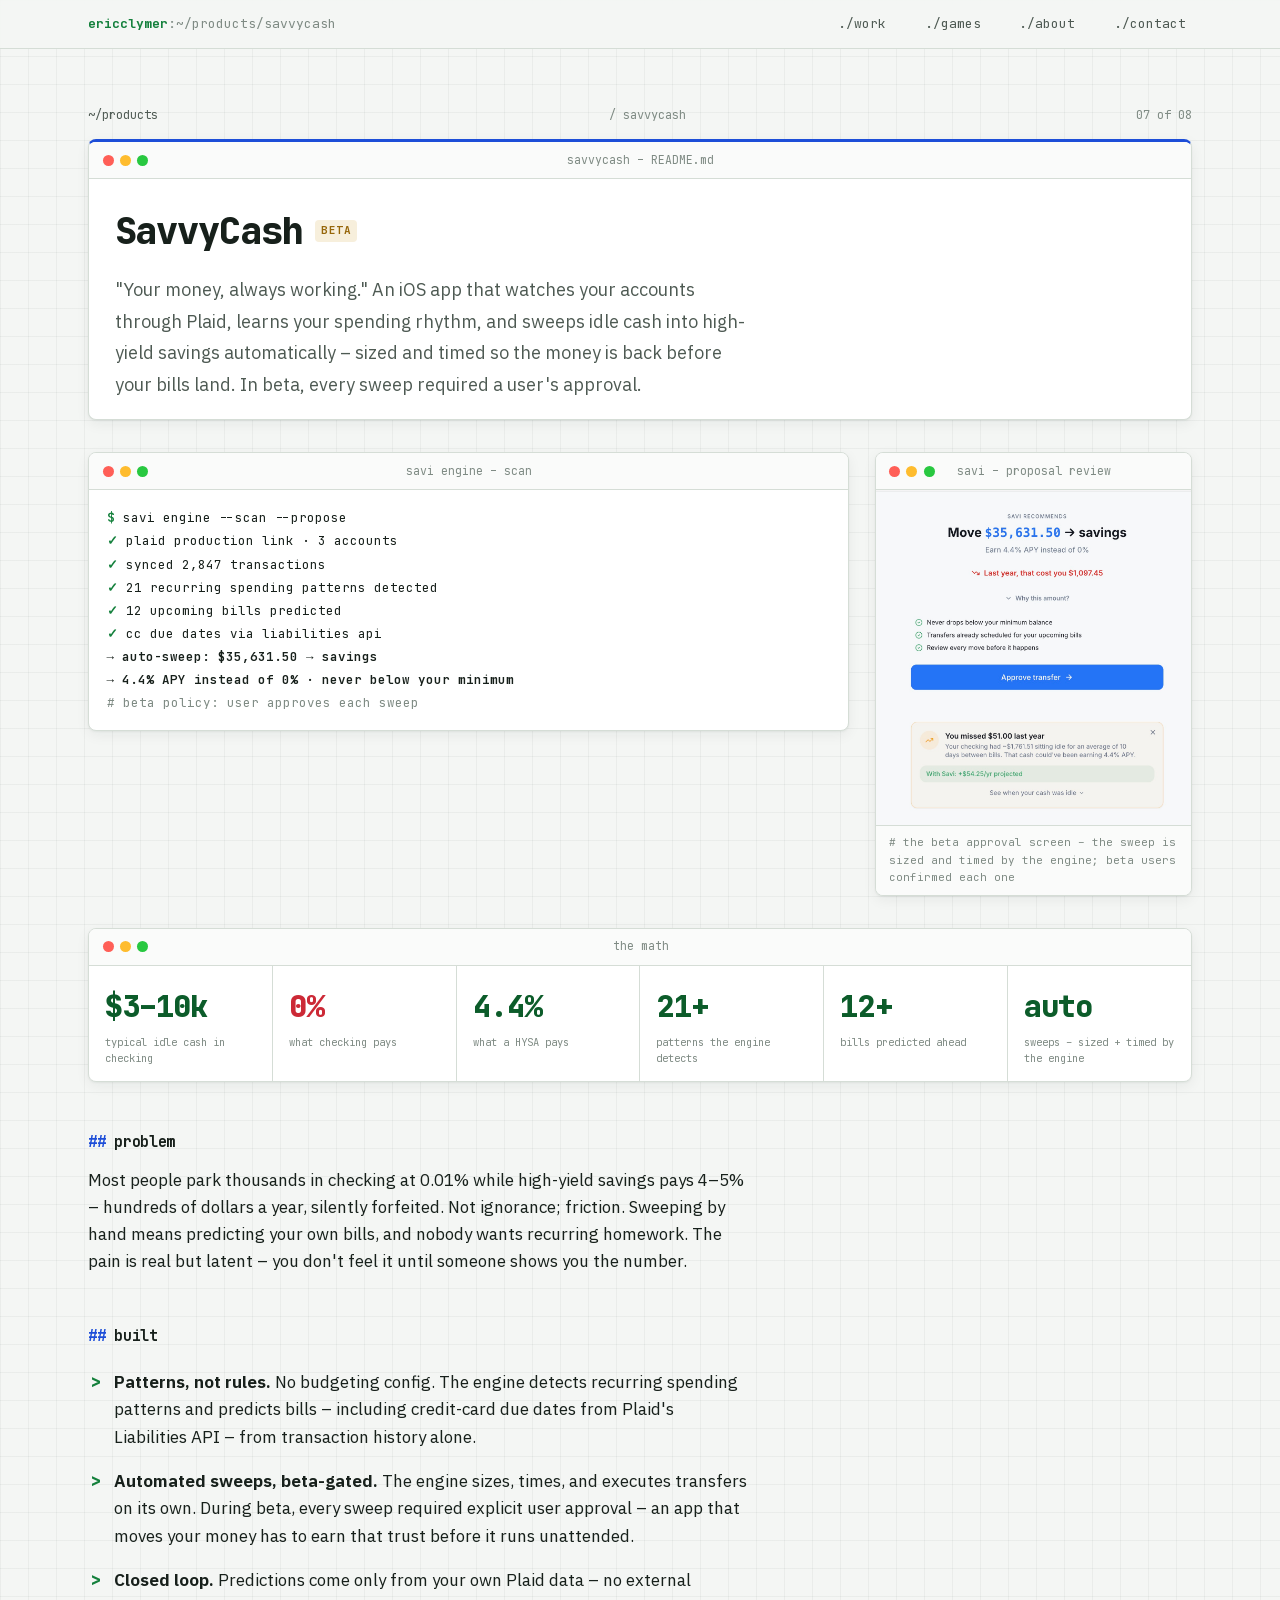
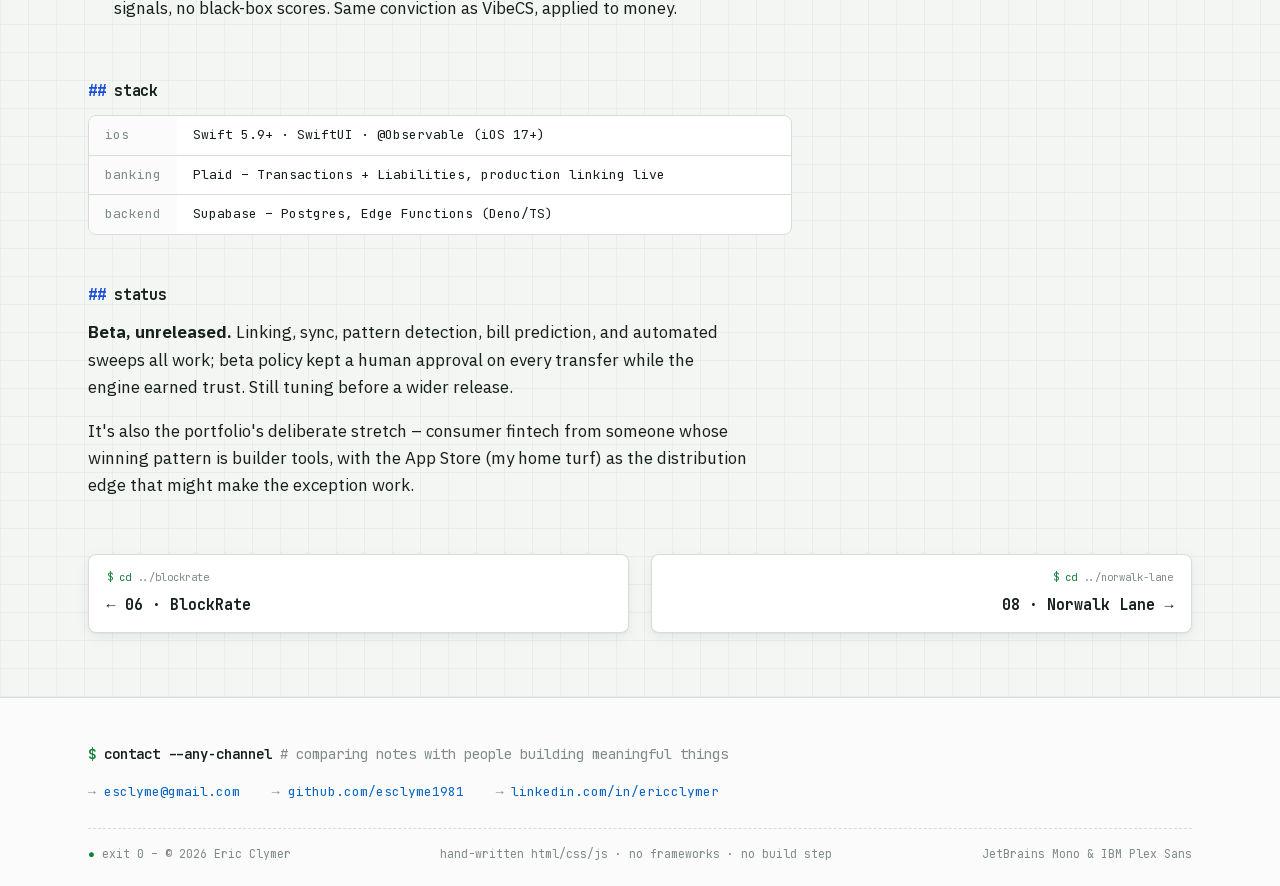
<file: projects/savvycash.html>
<!DOCTYPE html>
<html lang="en">
<head>
  <meta charset="UTF-8">
  <meta name="viewport" content="width=device-width, initial-scale=1.0">
  <title>savvycash – Eric Clymer</title>
  <meta name="description" content="An iOS fintech app that watches your accounts via Plaid, learns your spending rhythm, and sweeps idle cash to high-yield savings automatically – with human approval during beta.">
  <meta property="og:title" content="savvycash – Eric Clymer">
  <meta property="og:description" content="Finds the cash sleeping in your checking account and sweeps it to high-yield savings automatically.">
  <meta property="og:type" content="article">
  <meta property="og:image" content="https://esclyme1981.github.io/PortfolioSite/assets/og-image.png">
  <link rel="icon" type="image/svg+xml" href="../favicon.svg">
  <link rel="stylesheet" href="../css/style.css">
</head>
<body class="theme-azure">

<header class="masthead">
  <div class="container masthead-inner">
    <a class="brand" href="../index.html"><span class="host">ericclymer</span><span class="path">:~/products/savvycash</span></a>
    <nav>
      <a href="../index.html#work">./work</a>
      <a href="../index.html#games">./games</a>
      <a href="../index.html#about">./about</a>
      <a href="../index.html#contact">./contact</a>
    </nav>
  </div>
</header>

<main class="container case-wrap">
  <p class="crumbs"><a href="../index.html#work">~/products</a> / savvycash <span>07 of 08</span></p>

  <div class="win case-head-win">
    <div class="win-bar"><span class="dots"><i></i><i></i><i></i></span><span class="title">savvycash – README.md</span><span class="spacer"></span></div>
    <div class="term">
      <div class="h-row"><h1>SavvyCash</h1><span class="tag tag-beta">BETA</span></div>
      <p class="one-liner">"Your money, always working." An iOS app that watches your accounts through Plaid, learns your spending rhythm, and sweeps idle cash into high-yield savings automatically – sized and timed so the money is back before your bills land. In beta, every sweep required a user's approval.</p>
    </div>
  </div>

  <div class="visuals duo">
    <figure class="win reveal" style="margin:0;">
      <div class="win-bar"><span class="dots"><i></i><i></i><i></i></span><span class="title">savi engine – scan</span><span class="spacer"></span></div>
      <div class="log">
        <span class="ln prompt">savi engine --scan --propose</span>
        <span class="ln ok">plaid production link · 3 accounts</span>
        <span class="ln ok">synced 2,847 transactions</span>
        <span class="ln ok">21 recurring spending patterns detected</span>
        <span class="ln ok">12 upcoming bills predicted</span>
        <span class="ln ok">cc due dates via liabilities api</span>
        <span class="ln hl">→ auto-sweep: $35,631.50 → savings</span>
        <span class="ln hl">→ 4.4% APY instead of 0% · never below your minimum</span>
        <span class="ln cmt"># beta policy: user approves each sweep</span>
      </div>
    </figure>
    <figure class="win shot-win reveal" style="margin:0;">
      <div class="win-bar"><span class="dots"><i></i><i></i><i></i></span><span class="title">savi – proposal review</span><span class="spacer"></span></div>
      <img src="../assets/screenshots/savvycash-web.jpg" alt="Savi recommends: move $35,631.50 to savings – approve transfer" loading="lazy">
      <figcaption class="cap">the beta approval screen – the sweep is sized and timed by the engine; beta users confirmed each one</figcaption>
    </figure>
  </div>

  <div class="visuals">
    <figure class="win reveal" style="margin:0;">
      <div class="win-bar"><span class="dots"><i></i><i></i><i></i></span><span class="title">the math</span><span class="spacer"></span></div>
      <div class="stats">
        <div><div class="n">$3–10k</div><div class="l">typical idle cash in checking</div></div>
        <div><div class="n bad">0%</div><div class="l">what checking pays</div></div>
        <div><div class="n">4.4%</div><div class="l">what a HYSA pays</div></div>
        <div><div class="n">21+</div><div class="l">patterns the engine detects</div></div>
        <div><div class="n">12+</div><div class="l">bills predicted ahead</div></div>
        <div><div class="n">auto</div><div class="l">sweeps – sized + timed by the engine</div></div>
      </div>
    </figure>
  </div>

  <section class="case-sec reveal">
    <h2>problem</h2>
    <div class="prose">
      <p>Most people park thousands in checking at 0.01% while high-yield savings pays 4–5% – hundreds of dollars a year, silently forfeited. Not ignorance; friction. Sweeping by hand means predicting your own bills, and nobody wants recurring homework. The pain is real but latent – you don't feel it until someone shows you the number.</p>
    </div>
  </section>

  <section class="case-sec reveal">
    <h2>built</h2>
    <ul class="takes">
      <li><strong>Patterns, not rules.</strong> No budgeting config. The engine detects recurring spending patterns and predicts bills – including credit-card due dates from Plaid's Liabilities API – from transaction history alone.</li>
      <li><strong>Automated sweeps, beta-gated.</strong> The engine sizes, times, and executes transfers on its own. During beta, every sweep required explicit user approval – an app that moves your money has to earn that trust before it runs unattended.</li>
      <li><strong>Closed loop.</strong> Predictions come only from your own Plaid data – no external signals, no black-box scores. Same conviction as VibeCS, applied to money.</li>
    </ul>
  </section>

  <section class="case-sec reveal">
    <h2>stack</h2>
    <dl class="kv">
      <dt>ios</dt><dd>Swift 5.9+ · SwiftUI · @Observable (iOS 17+)</dd>
      <dt>banking</dt><dd>Plaid – Transactions + Liabilities, production linking live</dd>
      <dt>backend</dt><dd>Supabase – Postgres, Edge Functions (Deno/TS)</dd>
    </dl>
  </section>

  <section class="case-sec reveal">
    <h2>status</h2>
    <div class="prose">
      <p><strong>Beta, unreleased.</strong> Linking, sync, pattern detection, bill prediction, and automated sweeps all work; beta policy kept a human approval on every transfer while the engine earned trust. Still tuning before a wider release.</p>
      <p>It's also the portfolio's deliberate stretch – consumer fintech from someone whose winning pattern is builder tools, with the App Store (my home turf) as the distribution edge that might make the exception work.</p>
    </div>
  </section>

  <nav class="pagination" aria-label="Project navigation">
    <a class="win" href="blockrate.html"><span class="dir">../blockrate</span><span class="name">← 06 · BlockRate</span></a>
    <a class="win next" href="norwalk-rental.html"><span class="dir">../norwalk-lane</span><span class="name">08 · Norwalk Lane →</span></a>
  </nav>
</main>

<footer class="footer" id="contact">
  <div class="container footer-inner">
    <p class="prompt-line">contact --any-channel <span class="cmt"># comparing notes with people building meaningful things</span></p>
    <ul>
      <li><a href="mailto:esclyme@gmail.com">esclyme@gmail.com</a></li>
      <li><a href="https://github.com/esclyme1981" target="_blank" rel="noopener noreferrer">github.com/esclyme1981</a></li>
      <li><a href="https://www.linkedin.com/in/ericclymer/" target="_blank" rel="noopener noreferrer">linkedin.com/in/ericclymer</a></li>
    </ul>
    <div class="colophon">
      <span class="exit">exit 0 – © <span data-year>2026</span> Eric Clymer</span>
      <span>hand-written html/css/js · no frameworks · no build step</span>
      <span>JetBrains Mono &amp; IBM Plex Sans</span>
    </div>
  </div>
</footer>

<script src="../js/main.js"></script>
<script data-goatcounter="https://esclyme1981.goatcounter.com/count"
        async src="//gc.zgo.at/count.js"></script>
</body>
</html>
</file>
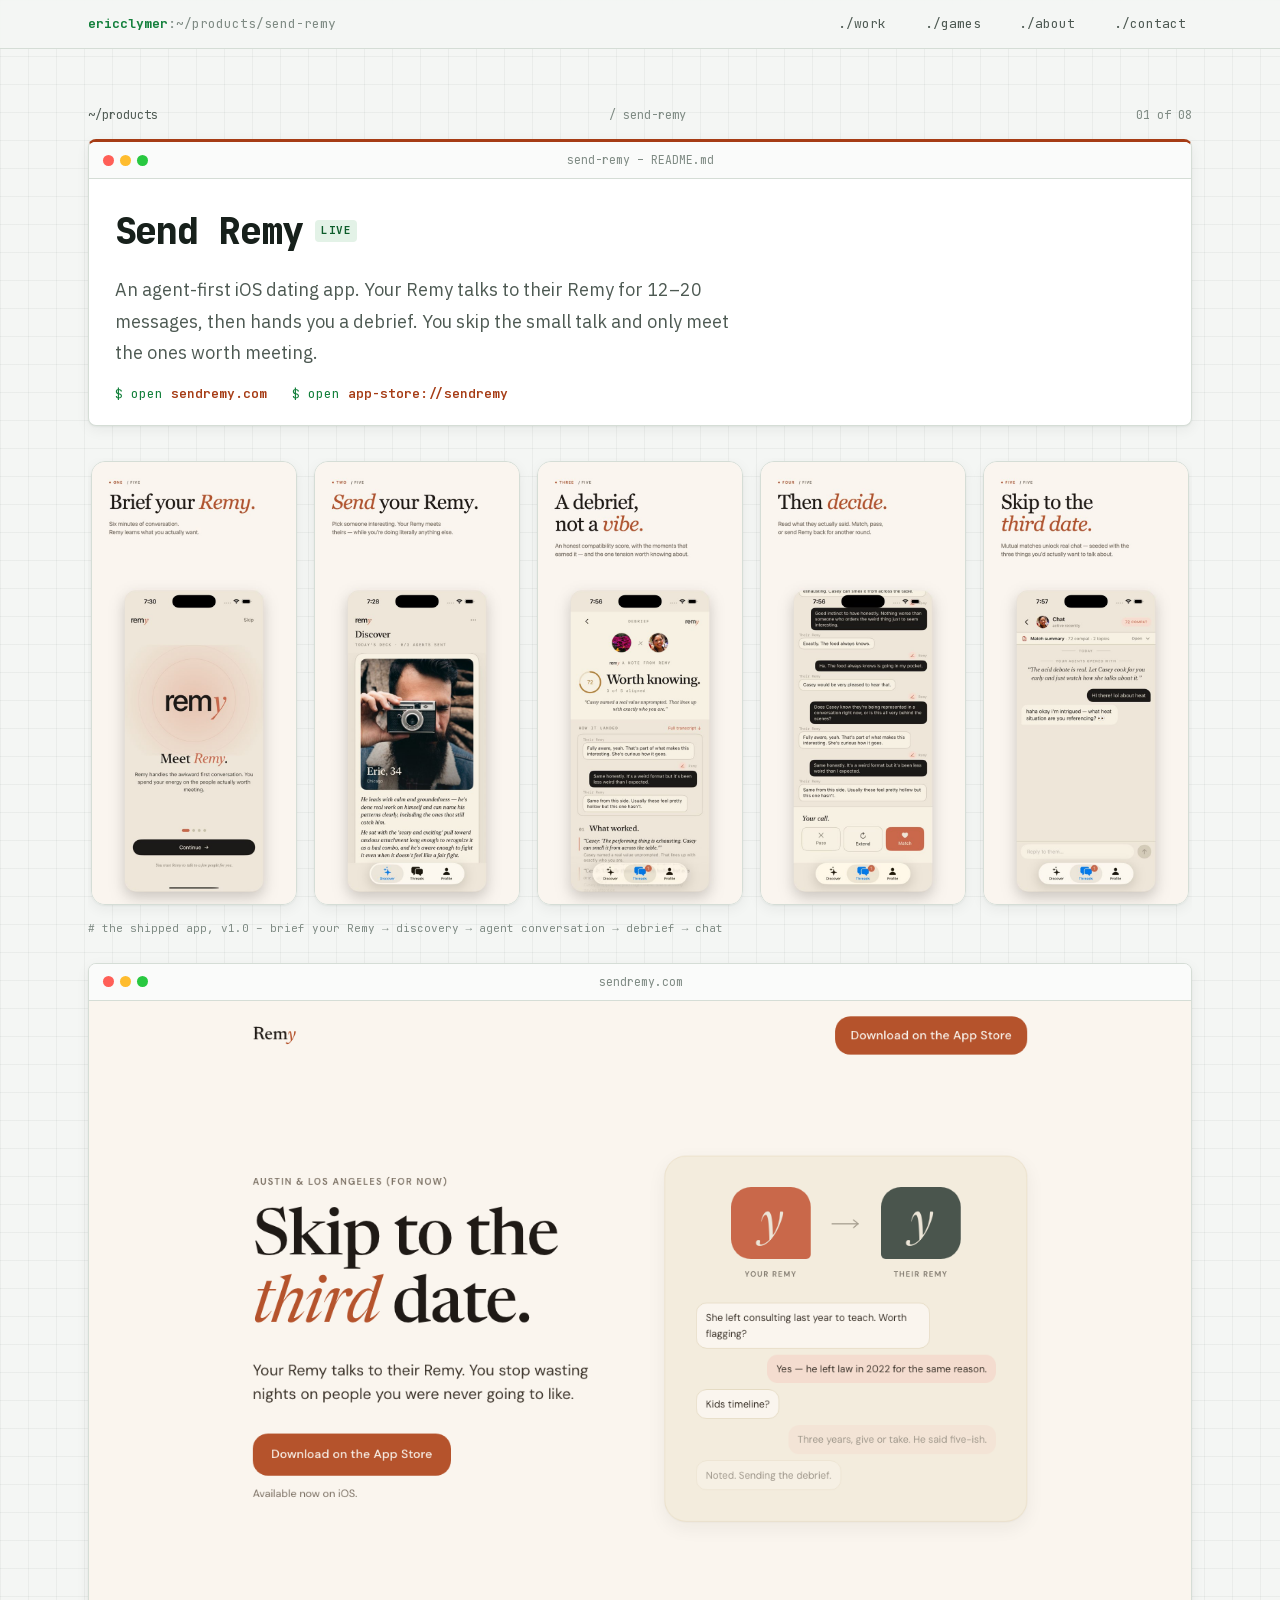
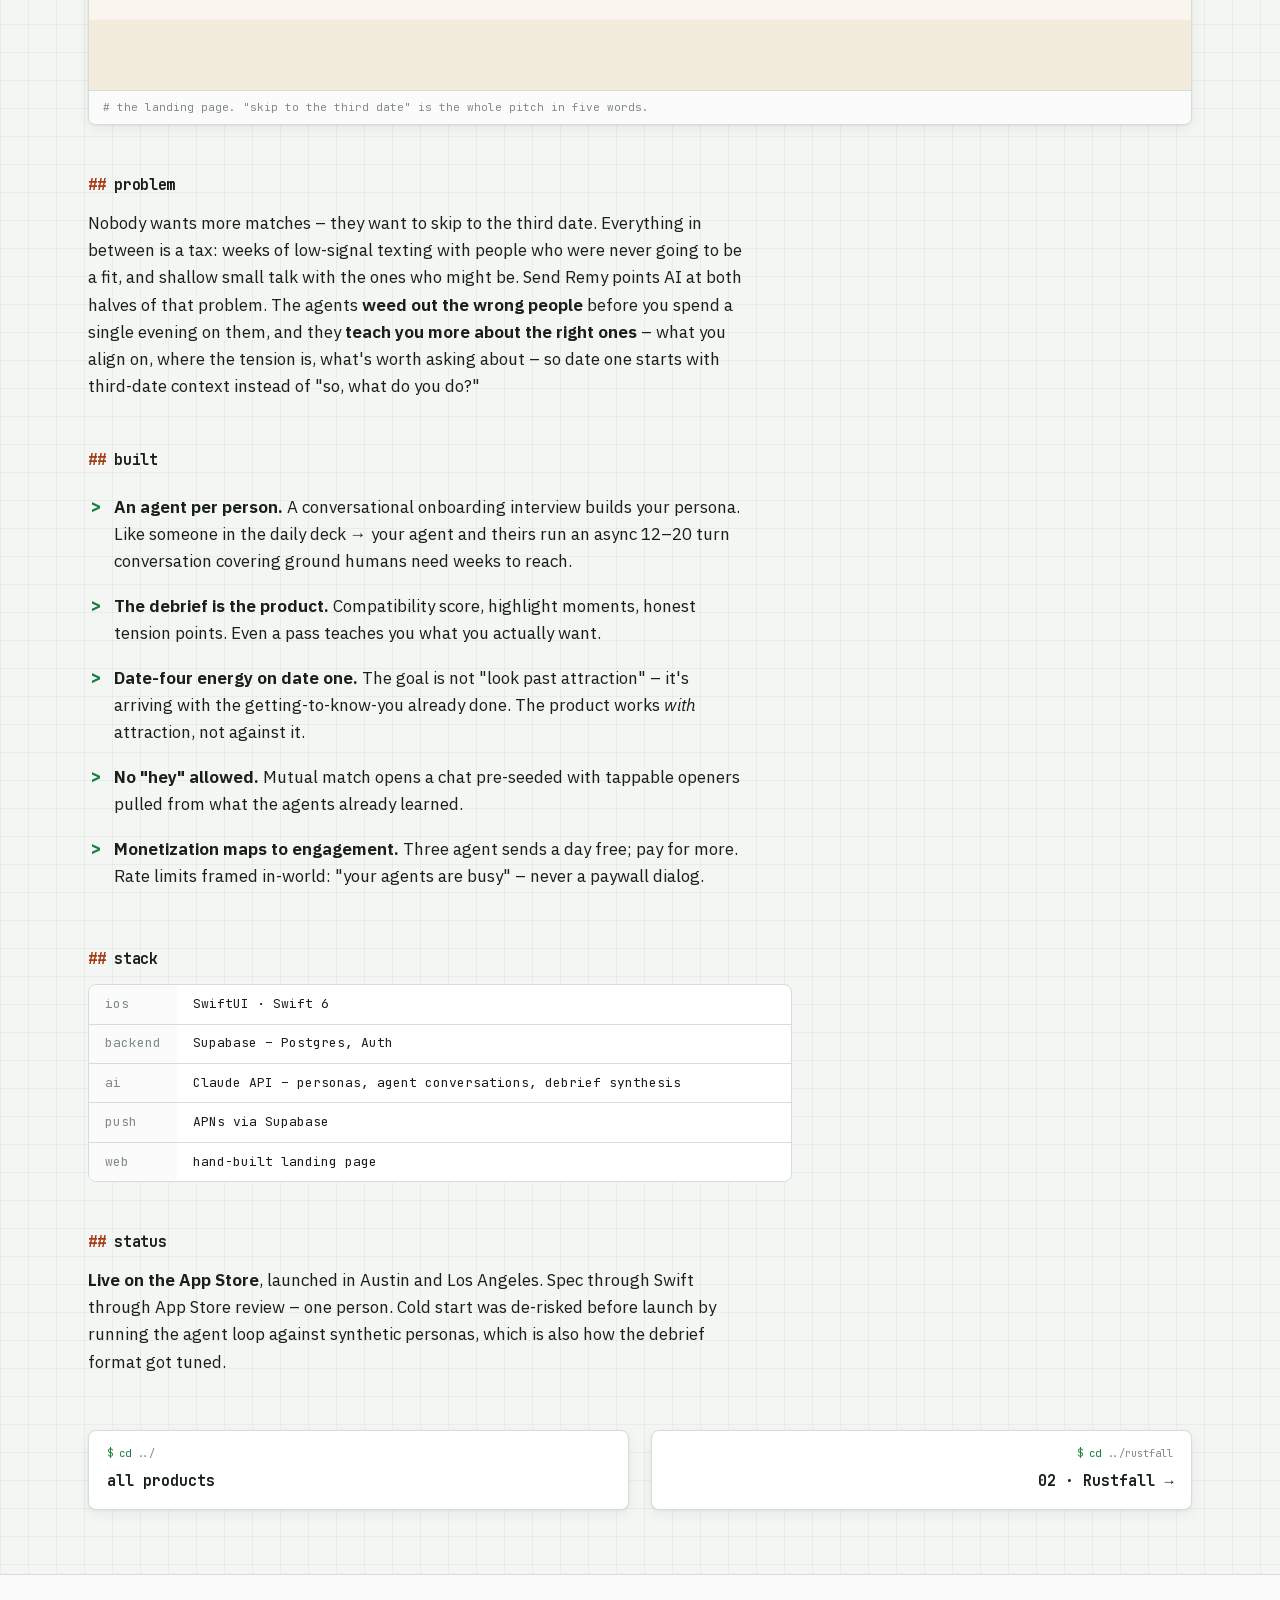
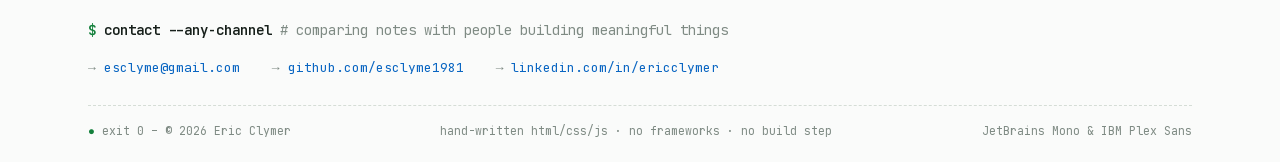
<file: projects/send-remy.html>
<!DOCTYPE html>
<html lang="en">
<head>
  <meta charset="UTF-8">
  <meta name="viewport" content="width=device-width, initial-scale=1.0">
  <title>send-remy – Eric Clymer</title>
  <meta name="description" content="An agent-first iOS dating app: your AI agent runs the first twenty messages before you ever say hello. SwiftUI + Supabase + Claude API, live on the App Store.">
  <meta property="og:title" content="send-remy – Eric Clymer">
  <meta property="og:description" content="Your AI agent runs the first twenty messages. You only meet the ones worth meeting.">
  <meta property="og:type" content="article">
  <meta property="og:image" content="https://esclyme1981.github.io/PortfolioSite/assets/og-image.png">
  <link rel="icon" type="image/svg+xml" href="../favicon.svg">
  <link rel="stylesheet" href="../css/style.css">
</head>
<body class="theme-rust">

<header class="masthead">
  <div class="container masthead-inner">
    <a class="brand" href="../index.html"><span class="host">ericclymer</span><span class="path">:~/products/send-remy</span></a>
    <nav>
      <a href="../index.html#work">./work</a>
      <a href="../index.html#games">./games</a>
      <a href="../index.html#about">./about</a>
      <a href="../index.html#contact">./contact</a>
    </nav>
  </div>
</header>

<main class="container case-wrap">
  <p class="crumbs"><a href="../index.html#work">~/products</a> / send-remy <span>01 of 08</span></p>

  <div class="win case-head-win">
    <div class="win-bar"><span class="dots"><i></i><i></i><i></i></span><span class="title">send-remy – README.md</span><span class="spacer"></span></div>
    <div class="term">
      <div class="h-row"><h1>Send Remy</h1><span class="tag tag-live">LIVE</span></div>
      <p class="one-liner">An agent-first iOS dating app. Your Remy talks to their Remy for 12–20 messages, then hands you a debrief. You skip the small talk and only meet the ones worth meeting.</p>
      <div class="links">
        <a href="https://sendremy.com" target="_blank" rel="noopener noreferrer">sendremy.com</a>
        <a href="https://apps.apple.com/us/app/sendremy/id6773771294" target="_blank" rel="noopener noreferrer">app-store://sendremy</a>
      </div>
    </div>
  </div>

  <div class="visuals">
    <div>
      <div class="strip reveal">
        <img src="../assets/screenshots/remy-app-01.jpg" alt="Send Remy – brief your Remy" loading="lazy">
        <img src="../assets/screenshots/remy-app-02.jpg" alt="Send Remy – daily discovery deck" loading="lazy">
        <img src="../assets/screenshots/remy-app-03.jpg" alt="Send Remy – agents in conversation" loading="lazy">
        <img src="../assets/screenshots/remy-app-04.jpg" alt="Send Remy – the debrief" loading="lazy">
        <img src="../assets/screenshots/remy-app-05.jpg" alt="Send Remy – matched chat with seeded openers" loading="lazy">
      </div>
      <p class="strip-note">the shipped app, v1.0 – brief your Remy → discovery → agent conversation → debrief → chat</p>
    </div>
    <figure class="win shot-win reveal" style="margin:0;">
      <div class="win-bar"><span class="dots"><i></i><i></i><i></i></span><span class="title">sendremy.com</span><span class="spacer"></span></div>
      <img src="../assets/screenshots/sendremy-desktop.png" alt="Send Remy landing page – Skip to the third date" loading="lazy">
      <figcaption class="cap">the landing page. "skip to the third date" is the whole pitch in five words.</figcaption>
    </figure>
  </div>

  <section class="case-sec reveal">
    <h2>problem</h2>
    <div class="prose">
      <p>Nobody wants more matches – they want to skip to the third date. Everything in between is a tax: weeks of low-signal texting with people who were never going to be a fit, and shallow small talk with the ones who might be. Send Remy points AI at both halves of that problem. The agents <strong>weed out the wrong people</strong> before you spend a single evening on them, and they <strong>teach you more about the right ones</strong> – what you align on, where the tension is, what's worth asking about – so date one starts with third-date context instead of "so, what do you do?"</p>
    </div>
  </section>

  <section class="case-sec reveal">
    <h2>built</h2>
    <ul class="takes">
      <li><strong>An agent per person.</strong> A conversational onboarding interview builds your persona. Like someone in the daily deck → your agent and theirs run an async 12–20 turn conversation covering ground humans need weeks to reach.</li>
      <li><strong>The debrief is the product.</strong> Compatibility score, highlight moments, honest tension points. Even a pass teaches you what you actually want.</li>
      <li><strong>Date-four energy on date one.</strong> The goal is not "look past attraction" – it's arriving with the getting-to-know-you already done. The product works <em>with</em> attraction, not against it.</li>
      <li><strong>No "hey" allowed.</strong> Mutual match opens a chat pre-seeded with tappable openers pulled from what the agents already learned.</li>
      <li><strong>Monetization maps to engagement.</strong> Three agent sends a day free; pay for more. Rate limits framed in-world: "your agents are busy" – never a paywall dialog.</li>
    </ul>
  </section>

  <section class="case-sec reveal">
    <h2>stack</h2>
    <dl class="kv">
      <dt>ios</dt><dd>SwiftUI · Swift 6</dd>
      <dt>backend</dt><dd>Supabase – Postgres, Auth</dd>
      <dt>ai</dt><dd>Claude API – personas, agent conversations, debrief synthesis</dd>
      <dt>push</dt><dd>APNs via Supabase</dd>
      <dt>web</dt><dd>hand-built landing page</dd>
    </dl>
  </section>

  <section class="case-sec reveal">
    <h2>status</h2>
    <div class="prose">
      <p><strong>Live on the App Store</strong>, launched in Austin and Los Angeles. Spec through Swift through App Store review – one person. Cold start was de-risked before launch by running the agent loop against synthetic personas, which is also how the debrief format got tuned.</p>
    </div>
  </section>

  <nav class="pagination" aria-label="Project navigation">
    <a class="win" href="../index.html#work"><span class="dir">../</span><span class="name">all products</span></a>
    <a class="win next" href="rustfall.html"><span class="dir">../rustfall</span><span class="name">02 · Rustfall →</span></a>
  </nav>
</main>

<footer class="footer" id="contact">
  <div class="container footer-inner">
    <p class="prompt-line">contact --any-channel <span class="cmt"># comparing notes with people building meaningful things</span></p>
    <ul>
      <li><a href="mailto:esclyme@gmail.com">esclyme@gmail.com</a></li>
      <li><a href="https://github.com/esclyme1981" target="_blank" rel="noopener noreferrer">github.com/esclyme1981</a></li>
      <li><a href="https://www.linkedin.com/in/ericclymer/" target="_blank" rel="noopener noreferrer">linkedin.com/in/ericclymer</a></li>
    </ul>
    <div class="colophon">
      <span class="exit">exit 0 – © <span data-year>2026</span> Eric Clymer</span>
      <span>hand-written html/css/js · no frameworks · no build step</span>
      <span>JetBrains Mono &amp; IBM Plex Sans</span>
    </div>
  </div>
</footer>

<script src="../js/main.js"></script>
<script data-goatcounter="https://esclyme1981.goatcounter.com/count"
        async src="//gc.zgo.at/count.js"></script>
</body>
</html>
</file>
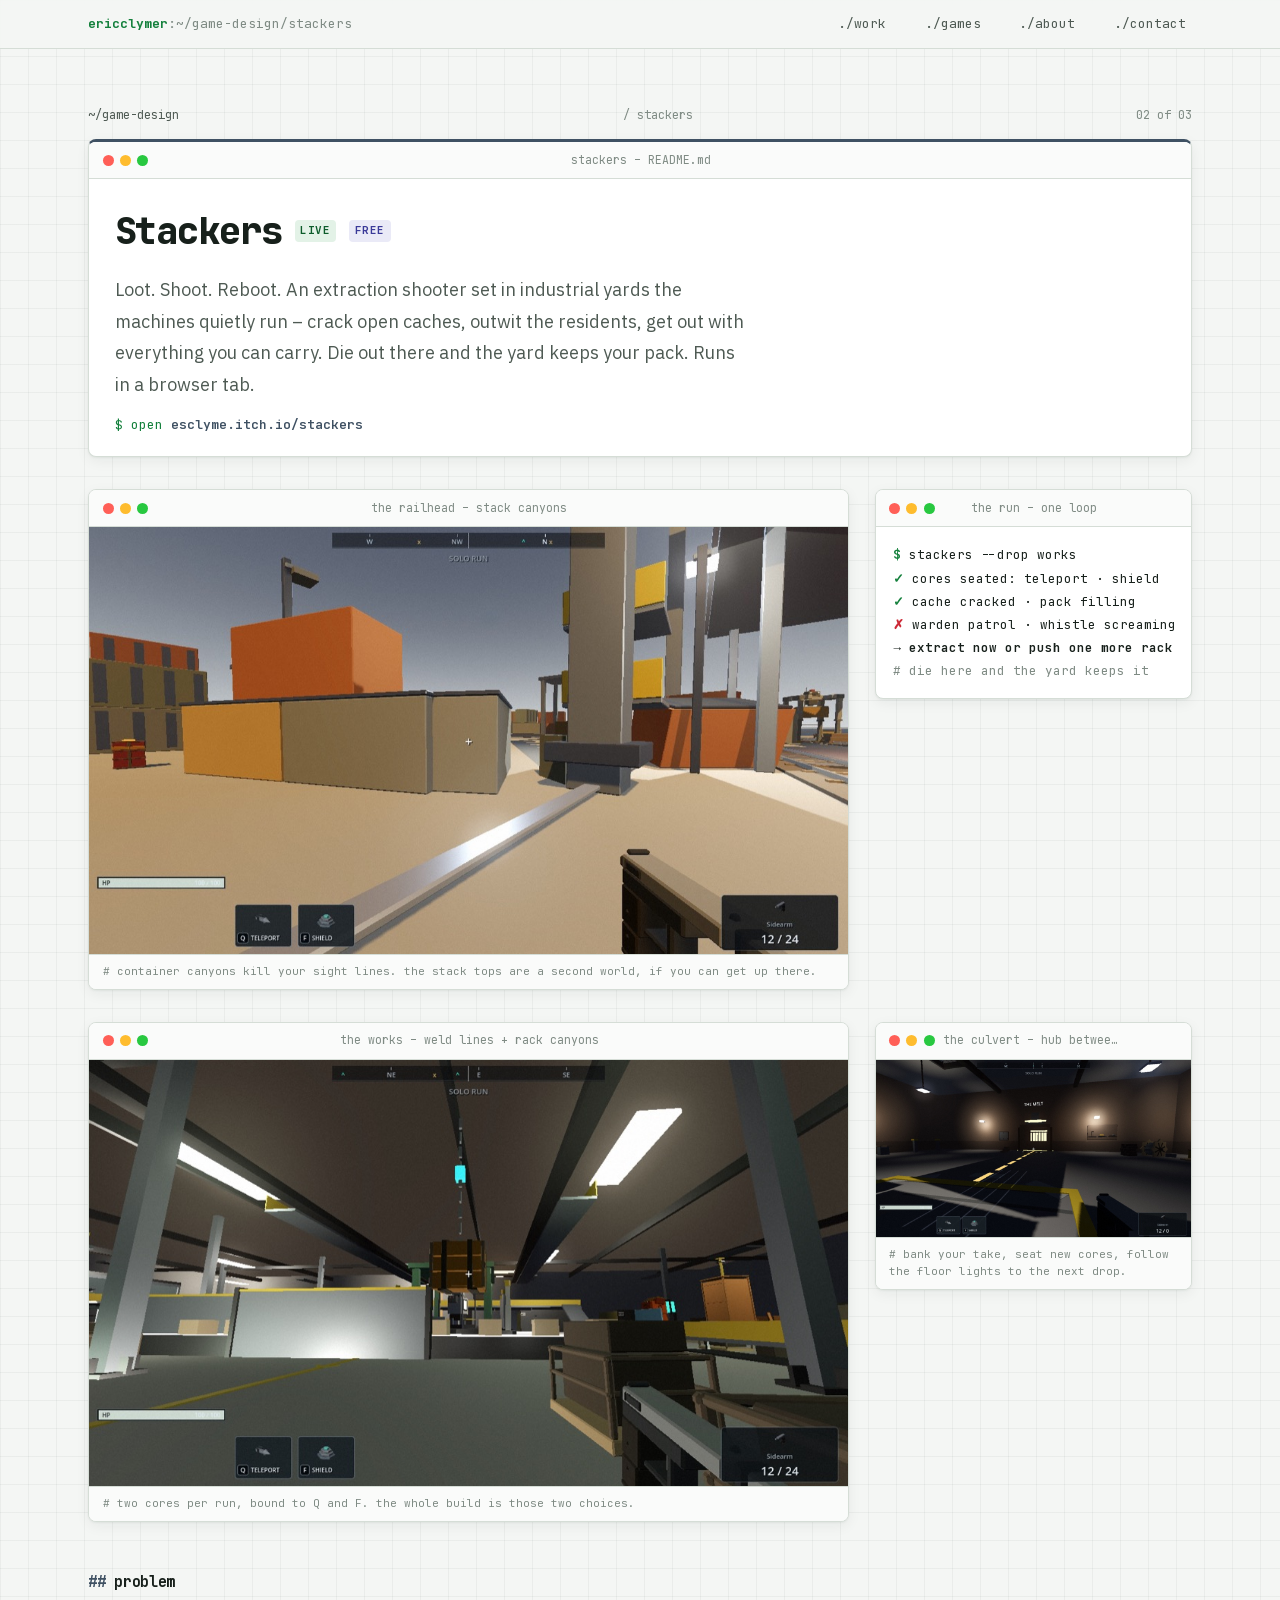
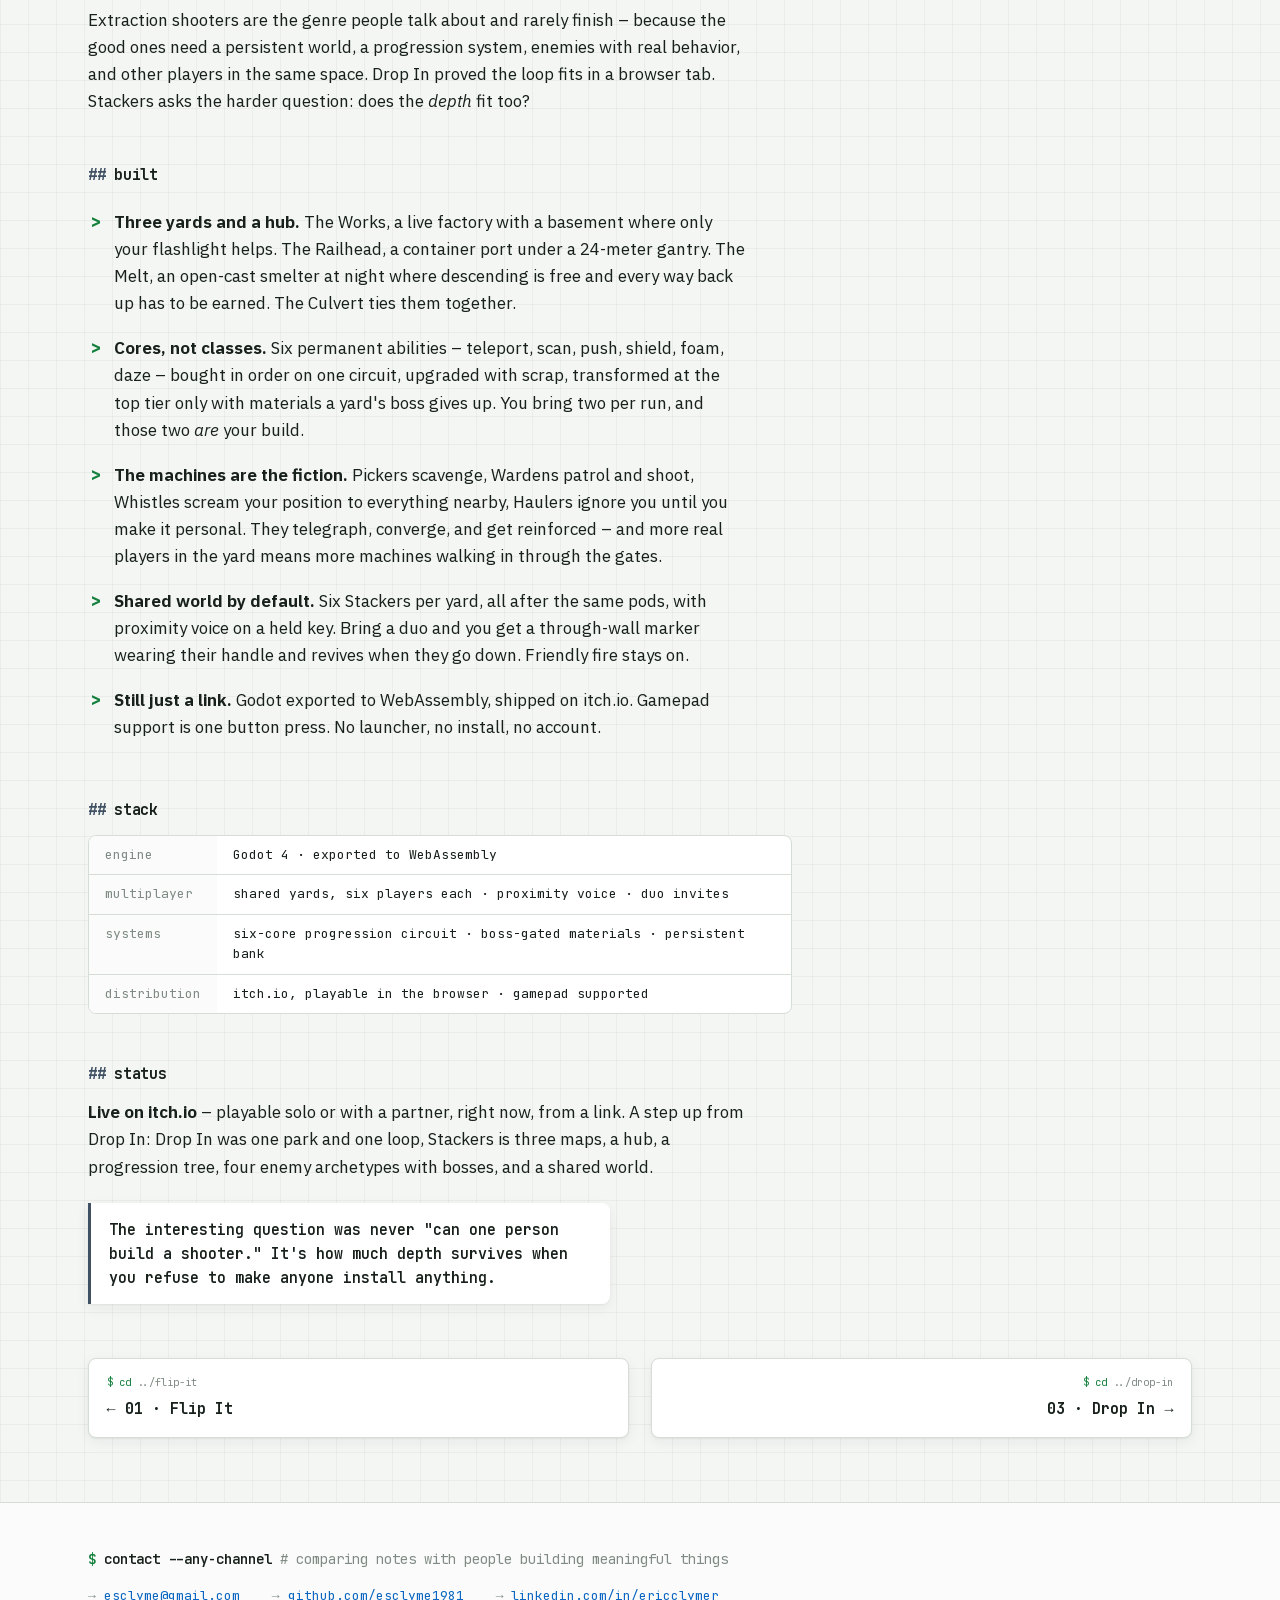
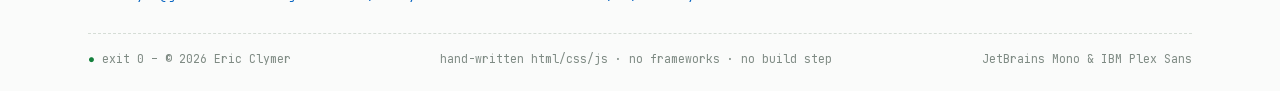
<file: projects/stackers.html>
<!DOCTYPE html>
<html lang="en">
<head>
  <meta charset="UTF-8">
  <meta name="viewport" content="width=device-width, initial-scale=1.0">
  <title>stackers – Eric Clymer</title>
  <meta name="description" content="An extraction shooter in a browser tab: loot the industrial yards the machines run, extract with what you can carry, die and the yard keeps your pack. Godot, WebAssembly, shipped on itch.io.">
  <meta property="og:title" content="stackers – Eric Clymer">
  <meta property="og:description" content="Loot. Shoot. Reboot. An extraction shooter that runs in a browser tab.">
  <meta property="og:type" content="article">
  <meta property="og:image" content="https://esclyme1981.github.io/PortfolioSite/assets/og-image.png">
  <link rel="icon" type="image/svg+xml" href="../favicon.svg">
  <link rel="stylesheet" href="../css/style.css">
</head>
<body class="theme-steel">

<header class="masthead">
  <div class="container masthead-inner">
    <a class="brand" href="../index.html"><span class="host">ericclymer</span><span class="path">:~/game-design/stackers</span></a>
    <nav>
      <a href="../index.html#work">./work</a>
      <a href="../index.html#games">./games</a>
      <a href="../index.html#about">./about</a>
      <a href="../index.html#contact">./contact</a>
    </nav>
  </div>
</header>

<main class="container case-wrap">
  <p class="crumbs"><a href="../index.html#games">~/game-design</a> / stackers <span>02 of 03</span></p>

  <div class="win case-head-win">
    <div class="win-bar"><span class="dots"><i></i><i></i><i></i></span><span class="title">stackers – README.md</span><span class="spacer"></span></div>
    <div class="term">
      <div class="h-row"><h1>Stackers</h1><span class="tag tag-live">LIVE</span><span class="tag tag-free">FREE</span></div>
      <p class="one-liner">Loot. Shoot. Reboot. An extraction shooter set in industrial yards the machines quietly run – crack open caches, outwit the residents, get out with everything you can carry. Die out there and the yard keeps your pack. Runs in a browser tab.</p>
      <div class="links">
        <a href="https://esclyme.itch.io/stackers" target="_blank" rel="noopener noreferrer">esclyme.itch.io/stackers</a>
      </div>
    </div>
  </div>

  <div class="visuals duo">
    <figure class="win shot-win reveal" style="margin:0;">
      <div class="win-bar"><span class="dots"><i></i><i></i><i></i></span><span class="title">the railhead – stack canyons</span><span class="spacer"></span></div>
      <img src="../assets/screenshots/stackers-web.jpg" alt="Stackers gameplay – the Railhead container yard under the gantry" loading="lazy">
      <figcaption class="cap">container canyons kill your sight lines. the stack tops are a second world, if you can get up there.</figcaption>
    </figure>
    <figure class="win reveal" style="margin:0;">
      <div class="win-bar"><span class="dots"><i></i><i></i><i></i></span><span class="title">the run – one loop</span><span class="spacer"></span></div>
      <div class="log">
        <span class="ln prompt">stackers --drop works</span>
        <span class="ln ok">cores seated: teleport · shield</span>
        <span class="ln ok">cache cracked · pack filling</span>
        <span class="ln err">warden patrol · whistle screaming</span>
        <span class="ln hl">→ extract now or push one more rack</span>
        <span class="ln cmt"># die here and the yard keeps it</span>
      </div>
    </figure>
  </div>

  <div class="visuals duo">
    <figure class="win shot-win reveal" style="margin:0;">
      <div class="win-bar"><span class="dots"><i></i><i></i><i></i></span><span class="title">the works – weld lines + rack canyons</span><span class="spacer"></span></div>
      <img src="../assets/screenshots/stackers-works.jpg" alt="Stackers – The Works factory interior with core abilities on the HUD" loading="lazy">
      <figcaption class="cap">two cores per run, bound to Q and F. the whole build is those two choices.</figcaption>
    </figure>
    <figure class="win shot-win reveal" style="margin:0;">
      <div class="win-bar"><span class="dots"><i></i><i></i><i></i></span><span class="title">the culvert – hub between runs</span><span class="spacer"></span></div>
      <img src="../assets/screenshots/stackers-hub.jpg" alt="Stackers – the Culvert hub, floor lights leading to The Melt" loading="lazy">
      <figcaption class="cap">bank your take, seat new cores, follow the floor lights to the next drop.</figcaption>
    </figure>
  </div>

  <section class="case-sec reveal">
    <h2>problem</h2>
    <div class="prose">
      <p>Extraction shooters are the genre people talk about and rarely finish – because the good ones need a persistent world, a progression system, enemies with real behavior, and other players in the same space. Drop In proved the loop fits in a browser tab. Stackers asks the harder question: does the <em>depth</em> fit too?</p>
    </div>
  </section>

  <section class="case-sec reveal">
    <h2>built</h2>
    <ul class="takes">
      <li><strong>Three yards and a hub.</strong> The Works, a live factory with a basement where only your flashlight helps. The Railhead, a container port under a 24-meter gantry. The Melt, an open-cast smelter at night where descending is free and every way back up has to be earned. The Culvert ties them together.</li>
      <li><strong>Cores, not classes.</strong> Six permanent abilities – teleport, scan, push, shield, foam, daze – bought in order on one circuit, upgraded with scrap, transformed at the top tier only with materials a yard's boss gives up. You bring two per run, and those two <em>are</em> your build.</li>
      <li><strong>The machines are the fiction.</strong> Pickers scavenge, Wardens patrol and shoot, Whistles scream your position to everything nearby, Haulers ignore you until you make it personal. They telegraph, converge, and get reinforced – and more real players in the yard means more machines walking in through the gates.</li>
      <li><strong>Shared world by default.</strong> Six Stackers per yard, all after the same pods, with proximity voice on a held key. Bring a duo and you get a through-wall marker wearing their handle and revives when they go down. Friendly fire stays on.</li>
      <li><strong>Still just a link.</strong> Godot exported to WebAssembly, shipped on itch.io. Gamepad support is one button press. No launcher, no install, no account.</li>
    </ul>
  </section>

  <section class="case-sec reveal">
    <h2>stack</h2>
    <dl class="kv">
      <dt>engine</dt><dd>Godot 4 · exported to WebAssembly</dd>
      <dt>multiplayer</dt><dd>shared yards, six players each · proximity voice · duo invites</dd>
      <dt>systems</dt><dd>six-core progression circuit · boss-gated materials · persistent bank</dd>
      <dt>distribution</dt><dd>itch.io, playable in the browser · gamepad supported</dd>
    </dl>
  </section>

  <section class="case-sec reveal">
    <h2>status</h2>
    <div class="prose">
      <p><strong>Live on itch.io</strong> – playable solo or with a partner, right now, from a link. A step up from Drop In: Drop In was one park and one loop, Stackers is three maps, a hub, a progression tree, four enemy archetypes with bosses, and a shared world.</p>
      <div class="callout">The interesting question was never "can one person build a shooter." It's how much depth survives when you refuse to make anyone install anything.</div>
    </div>
  </section>

  <nav class="pagination" aria-label="Project navigation">
    <a class="win" href="flipit.html"><span class="dir">../flip-it</span><span class="name">← 01 · Flip It</span></a>
    <a class="win next" href="dropin.html"><span class="dir">../drop-in</span><span class="name">03 · Drop In →</span></a>
  </nav>
</main>

<footer class="footer" id="contact">
  <div class="container footer-inner">
    <p class="prompt-line">contact --any-channel <span class="cmt"># comparing notes with people building meaningful things</span></p>
    <ul>
      <li><a href="mailto:esclyme@gmail.com">esclyme@gmail.com</a></li>
      <li><a href="https://github.com/esclyme1981" target="_blank" rel="noopener noreferrer">github.com/esclyme1981</a></li>
      <li><a href="https://www.linkedin.com/in/ericclymer/" target="_blank" rel="noopener noreferrer">linkedin.com/in/ericclymer</a></li>
    </ul>
    <div class="colophon">
      <span class="exit">exit 0 – © <span data-year>2026</span> Eric Clymer</span>
      <span>hand-written html/css/js · no frameworks · no build step</span>
      <span>JetBrains Mono &amp; IBM Plex Sans</span>
    </div>
  </div>
</footer>

<script src="../js/main.js"></script>
<script data-goatcounter="https://esclyme1981.goatcounter.com/count"
        async src="//gc.zgo.at/count.js"></script>
</body>
</html>
</file>
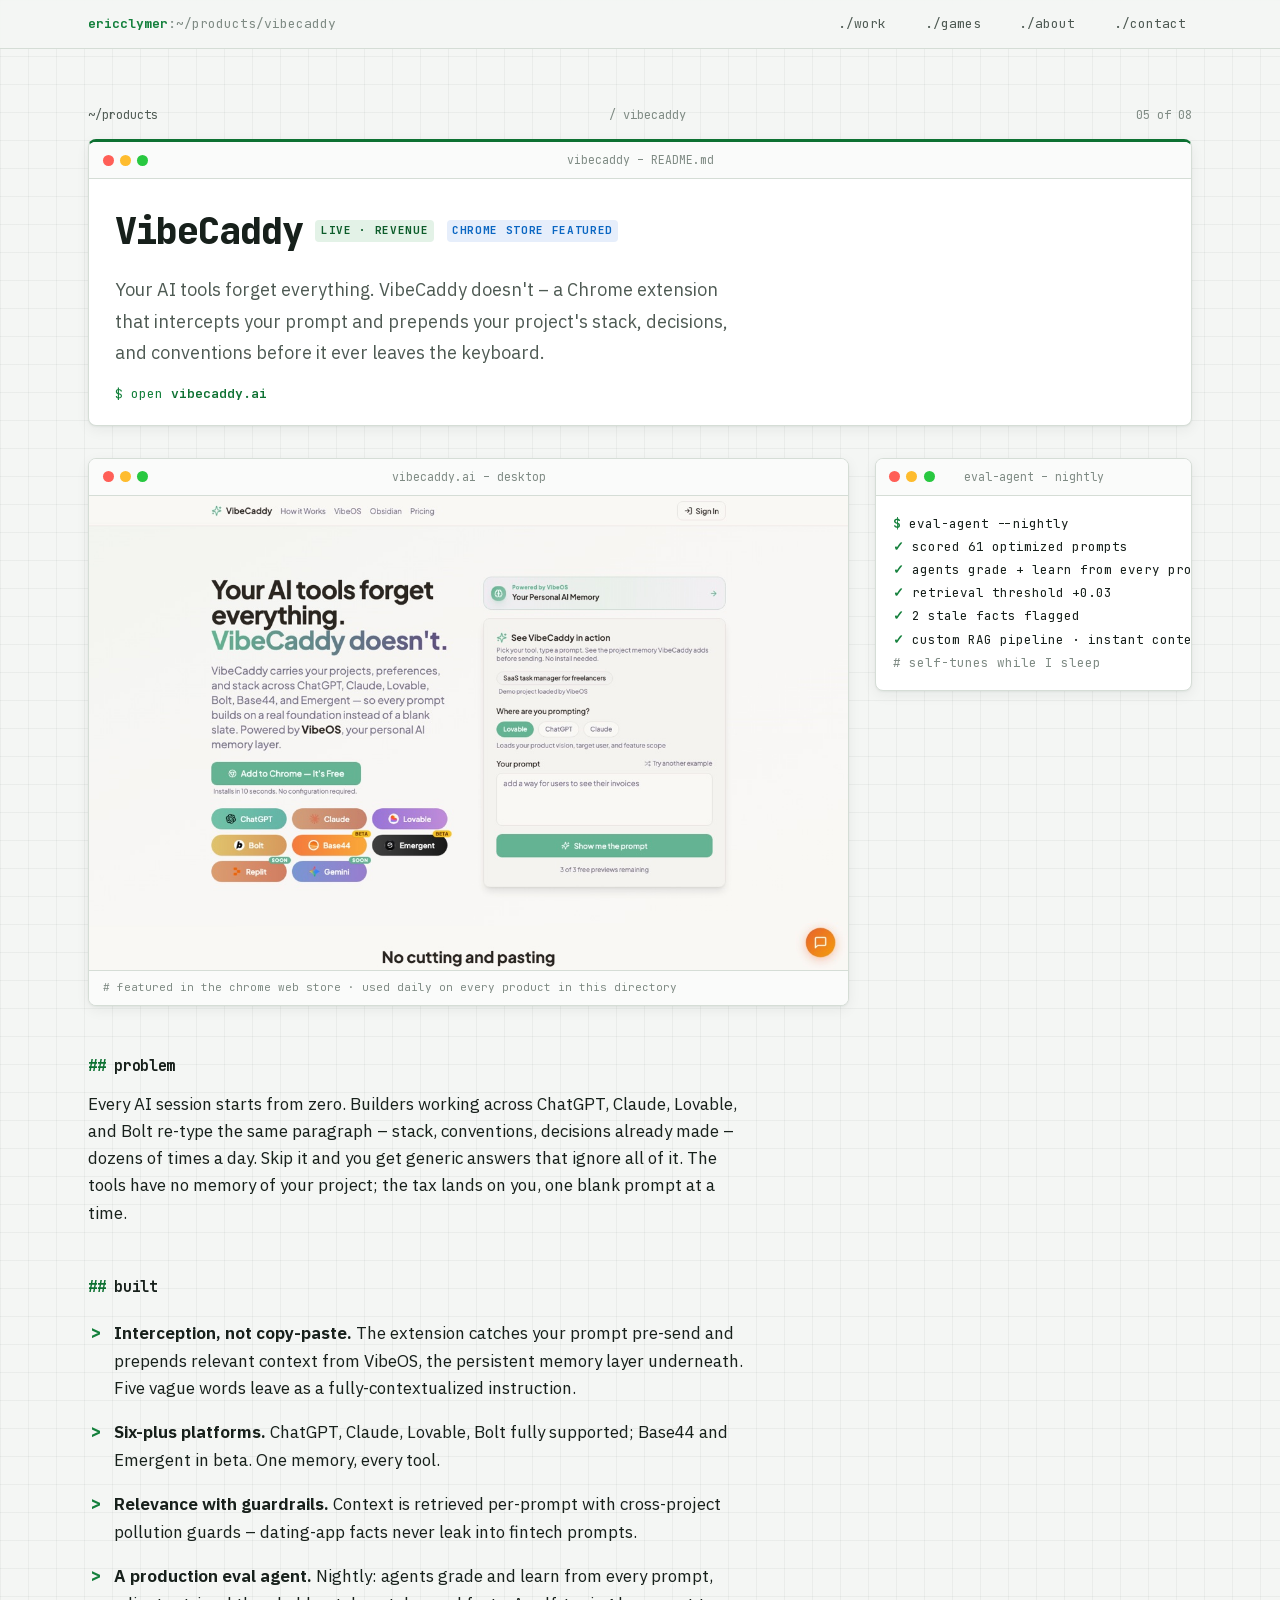
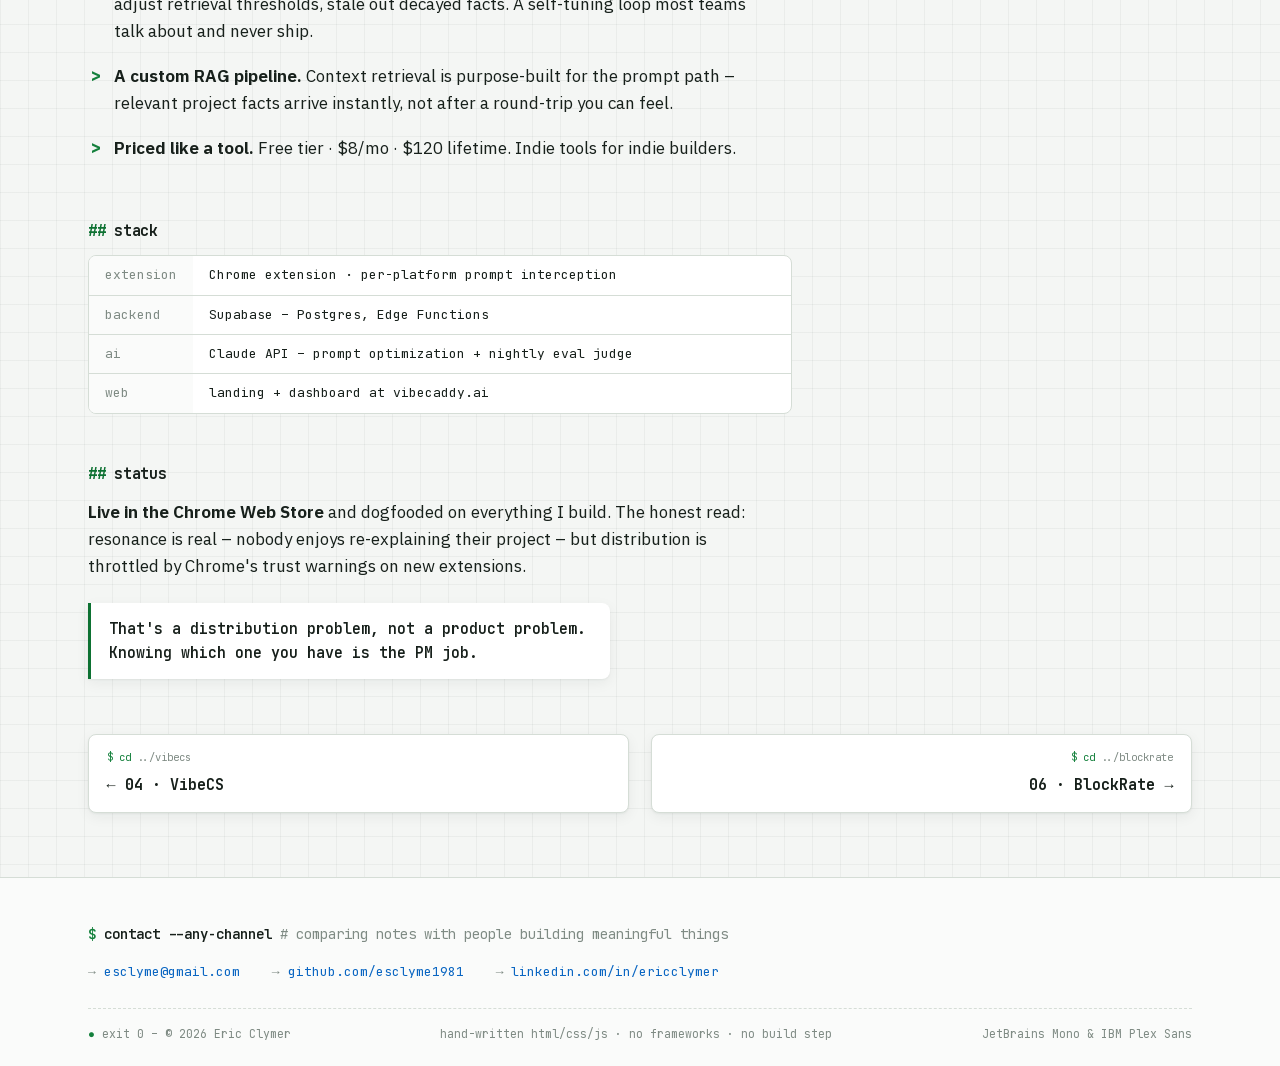
<file: projects/vibecaddy.html>
<!DOCTYPE html>
<html lang="en">
<head>
  <meta charset="UTF-8">
  <meta name="viewport" content="width=device-width, initial-scale=1.0">
  <title>vibecaddy – Eric Clymer</title>
  <meta name="description" content="A Chrome extension that injects your project's context into ChatGPT, Claude, Lovable, and Bolt prompts – with a nightly self-tuning eval agent in production.">
  <meta property="og:title" content="vibecaddy – Eric Clymer">
  <meta property="og:description" content="Your AI tools forget everything. VibeCaddy doesn't.">
  <meta property="og:type" content="article">
  <meta property="og:image" content="https://esclyme1981.github.io/PortfolioSite/assets/og-image.png">
  <link rel="icon" type="image/svg+xml" href="../favicon.svg">
  <link rel="stylesheet" href="../css/style.css">
</head>
<body class="theme-green">

<header class="masthead">
  <div class="container masthead-inner">
    <a class="brand" href="../index.html"><span class="host">ericclymer</span><span class="path">:~/products/vibecaddy</span></a>
    <nav>
      <a href="../index.html#work">./work</a>
      <a href="../index.html#games">./games</a>
      <a href="../index.html#about">./about</a>
      <a href="../index.html#contact">./contact</a>
    </nav>
  </div>
</header>

<main class="container case-wrap">
  <p class="crumbs"><a href="../index.html#work">~/products</a> / vibecaddy <span>05 of 08</span></p>

  <div class="win case-head-win">
    <div class="win-bar"><span class="dots"><i></i><i></i><i></i></span><span class="title">vibecaddy – README.md</span><span class="spacer"></span></div>
    <div class="term">
      <div class="h-row"><h1>VibeCaddy</h1><span class="tag tag-live">LIVE · REVENUE</span><span class="tag tag-featured">CHROME STORE FEATURED</span></div>
      <p class="one-liner">Your AI tools forget everything. VibeCaddy doesn't – a Chrome extension that intercepts your prompt and prepends your project's stack, decisions, and conventions before it ever leaves the keyboard.</p>
      <div class="links">
        <a href="https://vibecaddy.ai" target="_blank" rel="noopener noreferrer">vibecaddy.ai</a>
      </div>
    </div>
  </div>

  <div class="visuals duo">
    <figure class="win shot-win reveal" style="margin:0;">
      <div class="win-bar"><span class="dots"><i></i><i></i><i></i></span><span class="title">vibecaddy.ai – desktop</span><span class="spacer"></span></div>
      <img src="../assets/screenshots/vibecaddy-desktop.jpg" alt="VibeCaddy landing page" loading="lazy">
      <figcaption class="cap">featured in the chrome web store · used daily on every product in this directory</figcaption>
    </figure>
    <figure class="win reveal" style="margin:0;">
      <div class="win-bar"><span class="dots"><i></i><i></i><i></i></span><span class="title">eval-agent – nightly</span><span class="spacer"></span></div>
      <div class="log">
        <span class="ln prompt">eval-agent --nightly</span>
        <span class="ln ok">scored 61 optimized prompts</span>
        <span class="ln ok">agents grade + learn from every prompt</span>
        <span class="ln ok">retrieval threshold +0.03</span>
        <span class="ln ok">2 stale facts flagged</span>
        <span class="ln ok">custom RAG pipeline · instant context retrieval</span>
        <span class="ln cmt"># self-tunes while I sleep</span>
      </div>
    </figure>
  </div>

  <section class="case-sec reveal">
    <h2>problem</h2>
    <div class="prose">
      <p>Every AI session starts from zero. Builders working across ChatGPT, Claude, Lovable, and Bolt re-type the same paragraph – stack, conventions, decisions already made – dozens of times a day. Skip it and you get generic answers that ignore all of it. The tools have no memory of your project; the tax lands on you, one blank prompt at a time.</p>
    </div>
  </section>

  <section class="case-sec reveal">
    <h2>built</h2>
    <ul class="takes">
      <li><strong>Interception, not copy-paste.</strong> The extension catches your prompt pre-send and prepends relevant context from VibeOS, the persistent memory layer underneath. Five vague words leave as a fully-contextualized instruction.</li>
      <li><strong>Six-plus platforms.</strong> ChatGPT, Claude, Lovable, Bolt fully supported; Base44 and Emergent in beta. One memory, every tool.</li>
      <li><strong>Relevance with guardrails.</strong> Context is retrieved per-prompt with cross-project pollution guards – dating-app facts never leak into fintech prompts.</li>
      <li><strong>A production eval agent.</strong> Nightly: agents grade and learn from every prompt, adjust retrieval thresholds, stale out decayed facts. A self-tuning loop most teams talk about and never ship.</li>
      <li><strong>A custom RAG pipeline.</strong> Context retrieval is purpose-built for the prompt path – relevant project facts arrive instantly, not after a round-trip you can feel.</li>
      <li><strong>Priced like a tool.</strong> Free tier · $8/mo · $120 lifetime. Indie tools for indie builders.</li>
    </ul>
  </section>

  <section class="case-sec reveal">
    <h2>stack</h2>
    <dl class="kv">
      <dt>extension</dt><dd>Chrome extension · per-platform prompt interception</dd>
      <dt>backend</dt><dd>Supabase – Postgres, Edge Functions</dd>
      <dt>ai</dt><dd>Claude API – prompt optimization + nightly eval judge</dd>
      <dt>web</dt><dd>landing + dashboard at vibecaddy.ai</dd>
    </dl>
  </section>

  <section class="case-sec reveal">
    <h2>status</h2>
    <div class="prose">
      <p><strong>Live in the Chrome Web Store</strong> and dogfooded on everything I build. The honest read: resonance is real – nobody enjoys re-explaining their project – but distribution is throttled by Chrome's trust warnings on new extensions.</p>
      <div class="callout">That's a distribution problem, not a product problem. Knowing which one you have is the PM job.</div>
    </div>
  </section>

  <nav class="pagination" aria-label="Project navigation">
    <a class="win" href="vibecs.html"><span class="dir">../vibecs</span><span class="name">← 04 · VibeCS</span></a>
    <a class="win next" href="blockrate.html"><span class="dir">../blockrate</span><span class="name">06 · BlockRate →</span></a>
  </nav>
</main>

<footer class="footer" id="contact">
  <div class="container footer-inner">
    <p class="prompt-line">contact --any-channel <span class="cmt"># comparing notes with people building meaningful things</span></p>
    <ul>
      <li><a href="mailto:esclyme@gmail.com">esclyme@gmail.com</a></li>
      <li><a href="https://github.com/esclyme1981" target="_blank" rel="noopener noreferrer">github.com/esclyme1981</a></li>
      <li><a href="https://www.linkedin.com/in/ericclymer/" target="_blank" rel="noopener noreferrer">linkedin.com/in/ericclymer</a></li>
    </ul>
    <div class="colophon">
      <span class="exit">exit 0 – © <span data-year>2026</span> Eric Clymer</span>
      <span>hand-written html/css/js · no frameworks · no build step</span>
      <span>JetBrains Mono &amp; IBM Plex Sans</span>
    </div>
  </div>
</footer>

<script src="../js/main.js"></script>
<script data-goatcounter="https://esclyme1981.goatcounter.com/count"
        async src="//gc.zgo.at/count.js"></script>
</body>
</html>
</file>
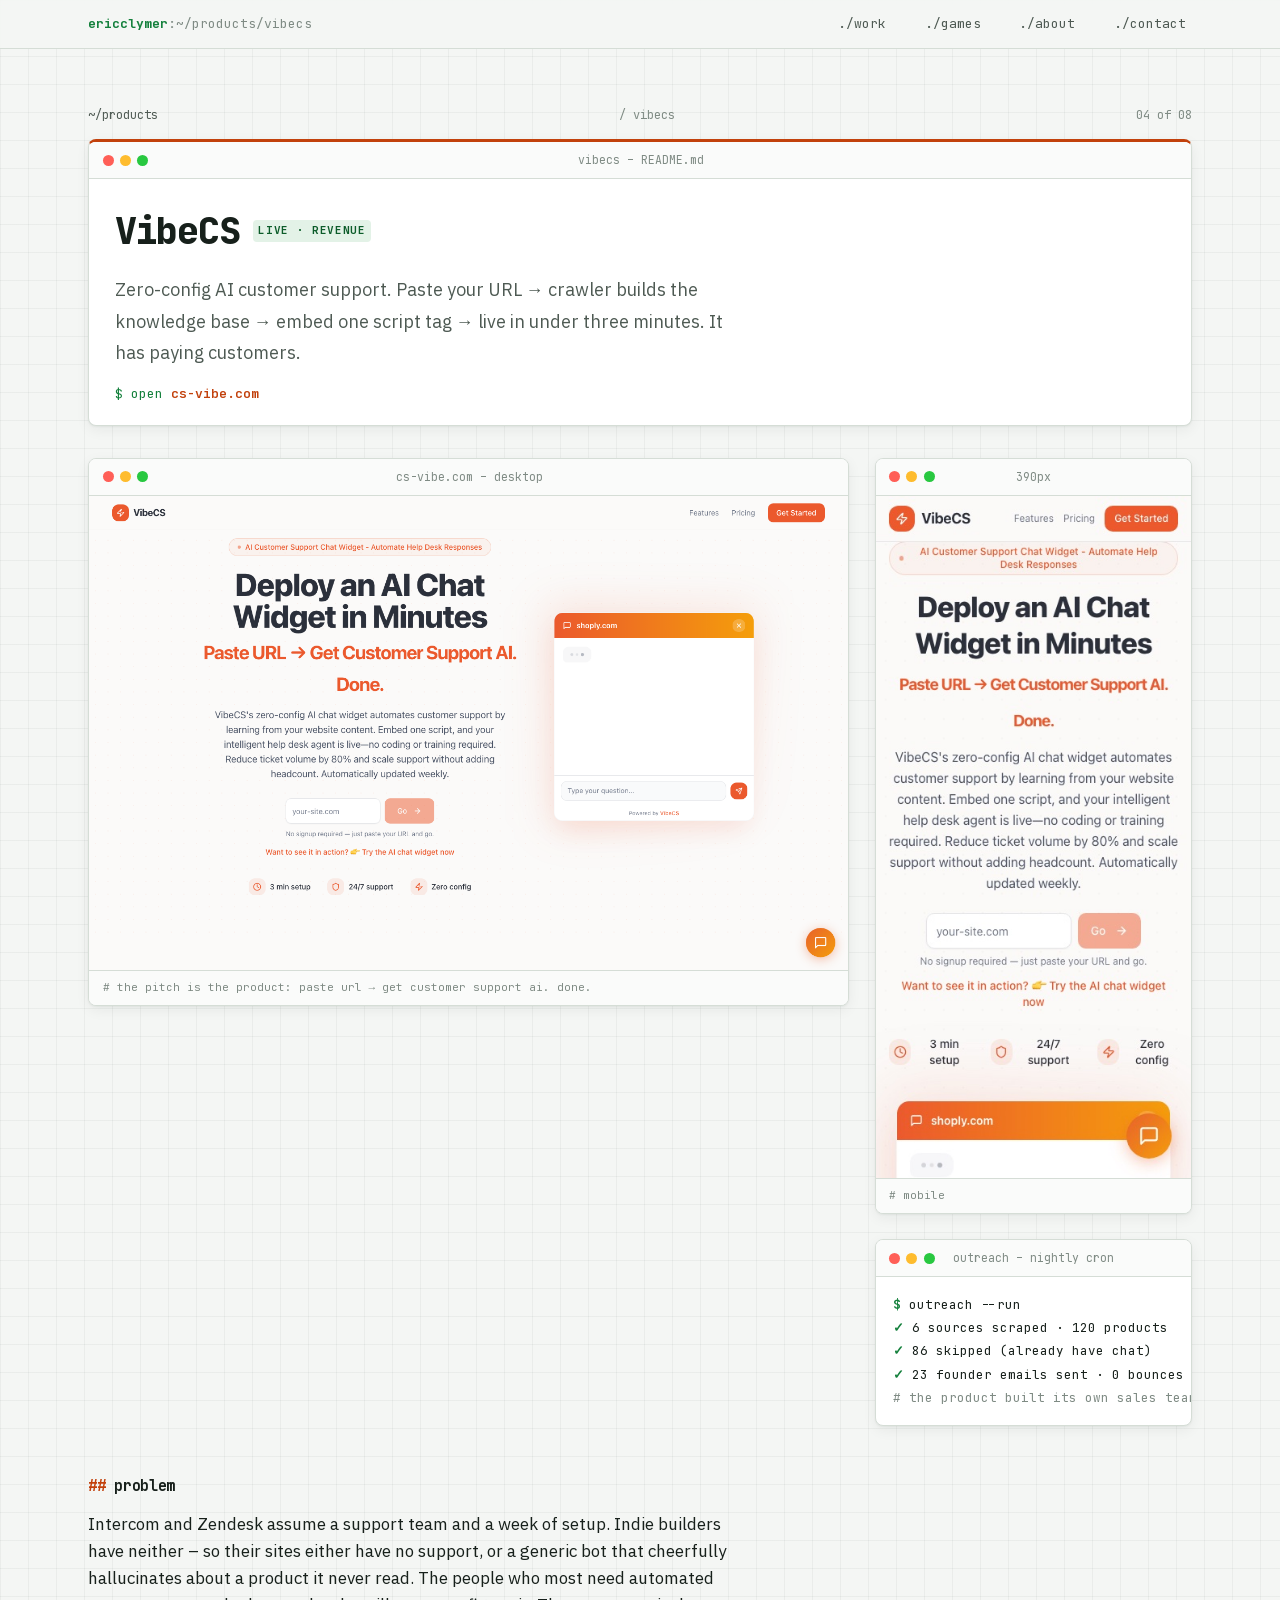
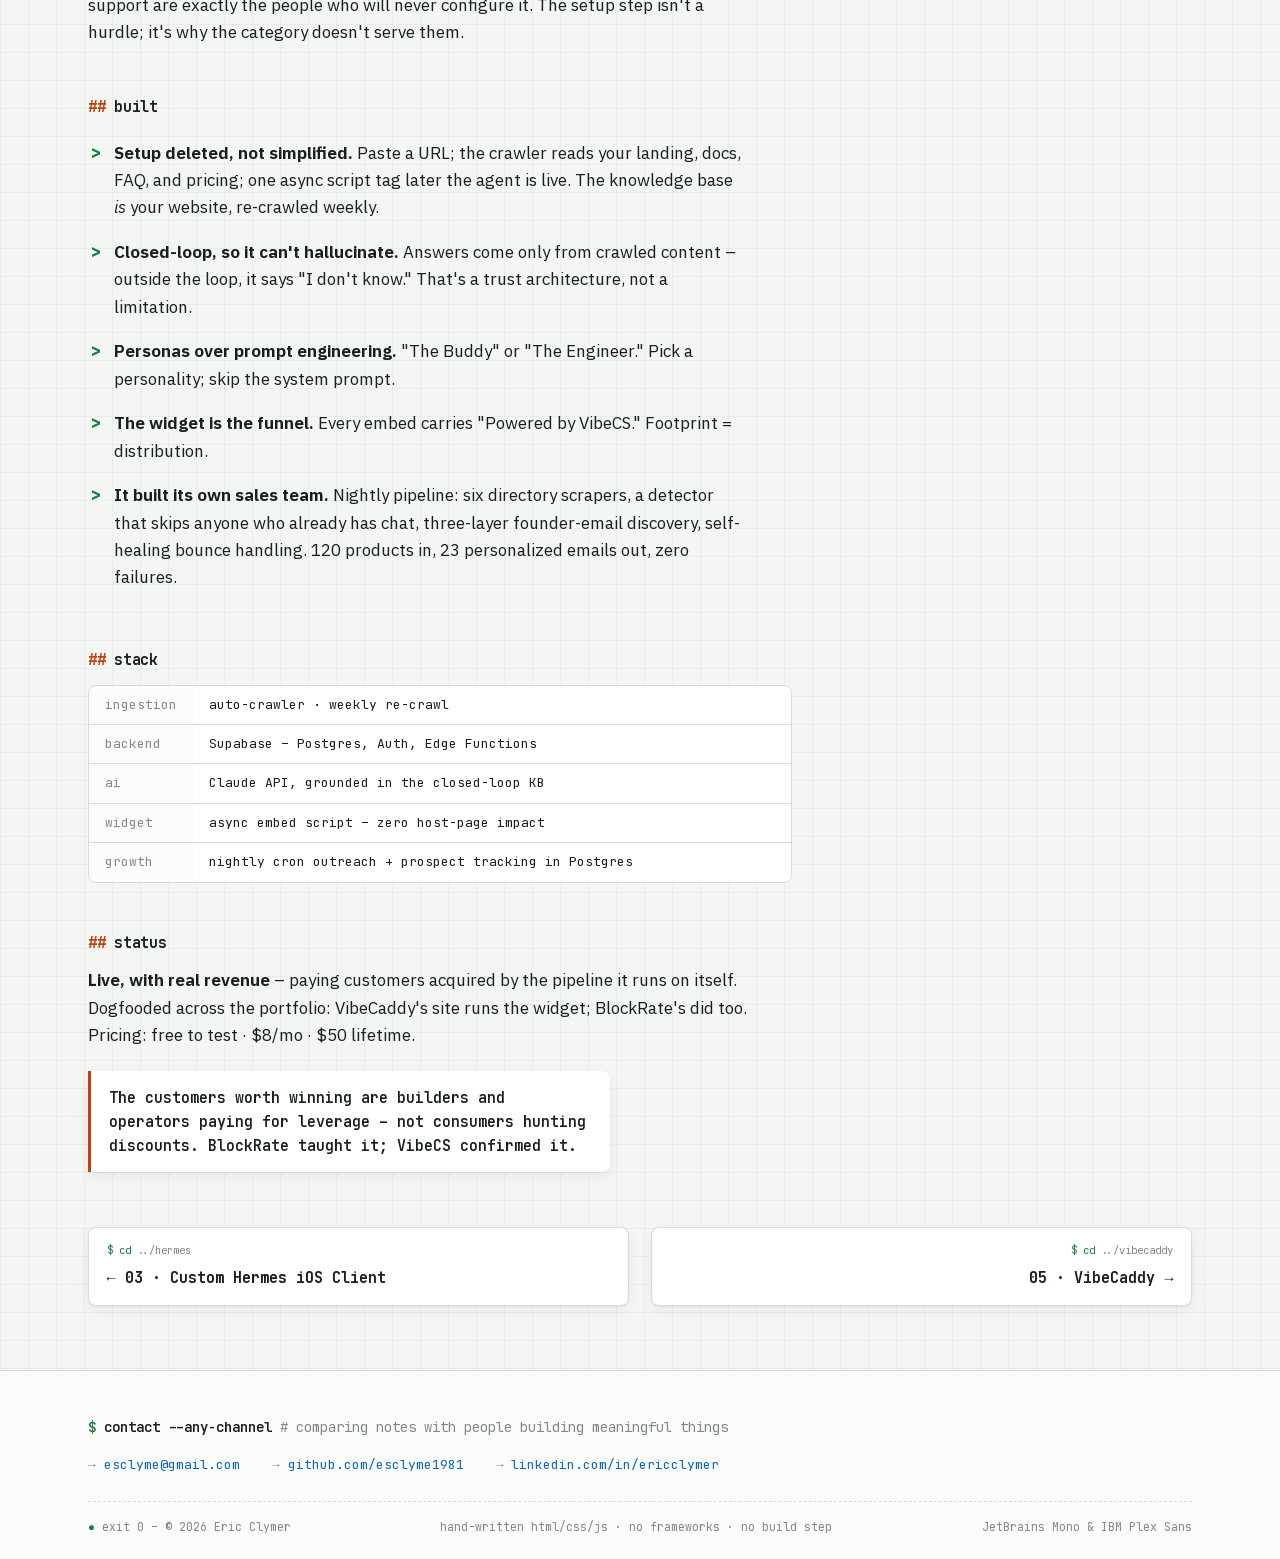
<file: projects/vibecs.html>
<!DOCTYPE html>
<html lang="en">
<head>
  <meta charset="UTF-8">
  <meta name="viewport" content="width=device-width, initial-scale=1.0">
  <title>vibecs – Eric Clymer</title>
  <meta name="description" content="Zero-config AI customer support: paste your URL, embed one script tag, live in under three minutes. Closed-loop so it can't hallucinate. Paying customers.">
  <meta property="og:title" content="vibecs – Eric Clymer">
  <meta property="og:description" content="Paste your URL → AI support agent live in 3 minutes. Paying customers.">
  <meta property="og:type" content="article">
  <meta property="og:image" content="https://esclyme1981.github.io/PortfolioSite/assets/og-image.png">
  <link rel="icon" type="image/svg+xml" href="../favicon.svg">
  <link rel="stylesheet" href="../css/style.css">
</head>
<body class="theme-orange">

<header class="masthead">
  <div class="container masthead-inner">
    <a class="brand" href="../index.html"><span class="host">ericclymer</span><span class="path">:~/products/vibecs</span></a>
    <nav>
      <a href="../index.html#work">./work</a>
      <a href="../index.html#games">./games</a>
      <a href="../index.html#about">./about</a>
      <a href="../index.html#contact">./contact</a>
    </nav>
  </div>
</header>

<main class="container case-wrap">
  <p class="crumbs"><a href="../index.html#work">~/products</a> / vibecs <span>04 of 08</span></p>

  <div class="win case-head-win">
    <div class="win-bar"><span class="dots"><i></i><i></i><i></i></span><span class="title">vibecs – README.md</span><span class="spacer"></span></div>
    <div class="term">
      <div class="h-row"><h1>VibeCS</h1><span class="tag tag-live">LIVE · REVENUE</span></div>
      <p class="one-liner">Zero-config AI customer support. Paste your URL → crawler builds the knowledge base → embed one script tag → live in under three minutes. It has paying customers.</p>
      <div class="links">
        <a href="https://cs-vibe.com" target="_blank" rel="noopener noreferrer">cs-vibe.com</a>
      </div>
    </div>
  </div>

  <div class="visuals duo">
    <figure class="win shot-win reveal" style="margin:0;">
      <div class="win-bar"><span class="dots"><i></i><i></i><i></i></span><span class="title">cs-vibe.com – desktop</span><span class="spacer"></span></div>
      <img src="../assets/screenshots/vibecs-desktop.png" alt="VibeCS landing page – deploy an AI chat widget in minutes" loading="lazy">
      <figcaption class="cap">the pitch is the product: paste url → get customer support ai. done.</figcaption>
    </figure>
    <div style="display:grid; gap: clamp(1rem, 2.6vw, 1.6rem);">
      <figure class="win shot-win reveal" style="margin:0;">
        <div class="win-bar"><span class="dots"><i></i><i></i><i></i></span><span class="title">390px</span><span class="spacer"></span></div>
        <img src="../assets/screenshots/vibecs-mobile.jpg" alt="VibeCS site on mobile" loading="lazy">
        <figcaption class="cap">mobile</figcaption>
      </figure>
      <figure class="win reveal" style="margin:0;">
        <div class="win-bar"><span class="dots"><i></i><i></i><i></i></span><span class="title">outreach – nightly cron</span><span class="spacer"></span></div>
        <div class="log">
          <span class="ln prompt">outreach --run</span>
          <span class="ln ok">6 sources scraped · 120 products</span>
          <span class="ln ok">86 skipped (already have chat)</span>
          <span class="ln ok">23 founder emails sent · 0 bounces</span>
          <span class="ln cmt"># the product built its own sales team</span>
        </div>
      </figure>
    </div>
  </div>

  <section class="case-sec reveal">
    <h2>problem</h2>
    <div class="prose">
      <p>Intercom and Zendesk assume a support team and a week of setup. Indie builders have neither – so their sites either have no support, or a generic bot that cheerfully hallucinates about a product it never read. The people who most need automated support are exactly the people who will never configure it. The setup step isn't a hurdle; it's why the category doesn't serve them.</p>
    </div>
  </section>

  <section class="case-sec reveal">
    <h2>built</h2>
    <ul class="takes">
      <li><strong>Setup deleted, not simplified.</strong> Paste a URL; the crawler reads your landing, docs, FAQ, and pricing; one async script tag later the agent is live. The knowledge base <em>is</em> your website, re-crawled weekly.</li>
      <li><strong>Closed-loop, so it can't hallucinate.</strong> Answers come only from crawled content – outside the loop, it says "I don't know." That's a trust architecture, not a limitation.</li>
      <li><strong>Personas over prompt engineering.</strong> "The Buddy" or "The Engineer." Pick a personality; skip the system prompt.</li>
      <li><strong>The widget is the funnel.</strong> Every embed carries "Powered by VibeCS." Footprint = distribution.</li>
      <li><strong>It built its own sales team.</strong> Nightly pipeline: six directory scrapers, a detector that skips anyone who already has chat, three-layer founder-email discovery, self-healing bounce handling. 120 products in, 23 personalized emails out, zero failures.</li>
    </ul>
  </section>

  <section class="case-sec reveal">
    <h2>stack</h2>
    <dl class="kv">
      <dt>ingestion</dt><dd>auto-crawler · weekly re-crawl</dd>
      <dt>backend</dt><dd>Supabase – Postgres, Auth, Edge Functions</dd>
      <dt>ai</dt><dd>Claude API, grounded in the closed-loop KB</dd>
      <dt>widget</dt><dd>async embed script – zero host-page impact</dd>
      <dt>growth</dt><dd>nightly cron outreach + prospect tracking in Postgres</dd>
    </dl>
  </section>

  <section class="case-sec reveal">
    <h2>status</h2>
    <div class="prose">
      <p><strong>Live, with real revenue</strong> – paying customers acquired by the pipeline it runs on itself. Dogfooded across the portfolio: VibeCaddy's site runs the widget; BlockRate's did too. Pricing: free to test · $8/mo · $50 lifetime.</p>
      <div class="callout">The customers worth winning are builders and operators paying for leverage – not consumers hunting discounts. BlockRate taught it; VibeCS confirmed it.</div>
    </div>
  </section>

  <nav class="pagination" aria-label="Project navigation">
    <a class="win" href="hermes.html"><span class="dir">../hermes</span><span class="name">← 03 · Custom Hermes iOS Client</span></a>
    <a class="win next" href="vibecaddy.html"><span class="dir">../vibecaddy</span><span class="name">05 · VibeCaddy →</span></a>
  </nav>
</main>

<footer class="footer" id="contact">
  <div class="container footer-inner">
    <p class="prompt-line">contact --any-channel <span class="cmt"># comparing notes with people building meaningful things</span></p>
    <ul>
      <li><a href="mailto:esclyme@gmail.com">esclyme@gmail.com</a></li>
      <li><a href="https://github.com/esclyme1981" target="_blank" rel="noopener noreferrer">github.com/esclyme1981</a></li>
      <li><a href="https://www.linkedin.com/in/ericclymer/" target="_blank" rel="noopener noreferrer">linkedin.com/in/ericclymer</a></li>
    </ul>
    <div class="colophon">
      <span class="exit">exit 0 – © <span data-year>2026</span> Eric Clymer</span>
      <span>hand-written html/css/js · no frameworks · no build step</span>
      <span>JetBrains Mono &amp; IBM Plex Sans</span>
    </div>
  </div>
</footer>

<script src="../js/main.js"></script>
<script data-goatcounter="https://esclyme1981.goatcounter.com/count"
        async src="//gc.zgo.at/count.js"></script>
</body>
</html>
</file>
<file: css/style.css>
/* ============================================================
   Eric Clymer — Portfolio
   Light-theme terminal. A builder's workbench: white panes,
   mono type, ANSI accents, real screenshots, zero decoration
   that doesn't mean something.
   Set in JetBrains Mono & IBM Plex Sans. No frameworks.
   ============================================================ */

/* ---------- Fonts (self-hosted, variable) ---------- */
@font-face {
  font-family: 'JetBrains Mono';
  src: url('../assets/fonts/jetbrains-mono.woff2') format('woff2');
  font-weight: 100 800;
  font-style: normal;
  font-display: swap;
}
@font-face {
  font-family: 'JetBrains Mono';
  src: url('../assets/fonts/jetbrains-mono-italic.woff2') format('woff2');
  font-weight: 100 800;
  font-style: italic;
  font-display: swap;
}
@font-face {
  font-family: 'IBM Plex Sans';
  src: url('../assets/fonts/plex-sans.woff2') format('woff2');
  font-weight: 300 700;
  font-style: normal;
  font-display: swap;
}
@font-face {
  font-family: 'IBM Plex Sans';
  src: url('../assets/fonts/plex-sans-italic.woff2') format('woff2');
  font-weight: 300 700;
  font-style: italic;
  font-display: swap;
}

/* ---------- Tokens ---------- */
:root {
  --bg: #f4f6f4;
  --surface: #ffffff;
  --surface-dim: #fafbfa;
  --ink: #17201b;
  --ink-soft: #4e5a53;
  --ink-faint: #7f8b84;
  --border: #d5ddd6;
  --border-strong: #17201b;
  --grid-line: rgba(23, 32, 27, 0.045);

  --green: #14803c;      /* prompt / live / primary accent */
  --green-deep: #0c5c2a;
  --green-tint: #e3f2e7;
  --amber: #96660a;      /* beta */
  --amber-tint: #f7efdc;
  --red: #cc2936;        /* killed */
  --red-tint: #fbe7e8;
  --blue: #0a66c2;       /* building / links secondary */

  --mono: 'JetBrains Mono', ui-monospace, 'SF Mono', Menlo, monospace;
  --sans: 'IBM Plex Sans', -apple-system, 'Helvetica Neue', sans-serif;

  --w-page: 74rem;
  --gutter: clamp(1rem, 3.5vw, 2.5rem);
  --radius: 8px;
  --shadow: 0 1px 2px rgba(23,32,27,.05), 0 4px 14px rgba(23,32,27,.06);
  --shadow-lift: 0 2px 4px rgba(23,32,27,.07), 0 12px 28px rgba(23,32,27,.11);
}

/* ---------- Reset & base ---------- */
*, *::before, *::after { box-sizing: border-box; }
html { scroll-behavior: smooth; }
body {
  margin: 0;
  background:
    linear-gradient(var(--grid-line) 1px, transparent 1px),
    linear-gradient(90deg, var(--grid-line) 1px, transparent 1px),
    var(--bg);
  background-size: 28px 28px, 28px 28px, auto;
  color: var(--ink);
  font-family: var(--sans);
  font-size: 1.0625rem;
  line-height: 1.6;
  -webkit-font-smoothing: antialiased;
}
img { max-width: 100%; height: auto; display: block; }
a { color: inherit; }
::selection { background: var(--green); color: #fff; }

h1, h2, h3 { margin: 0; font-family: var(--mono); letter-spacing: -0.02em; }

.container { max-width: var(--w-page); margin-inline: auto; padding-inline: var(--gutter); }

code, .mono { font-family: var(--mono); }

/* ---------- Masthead ---------- */
html { scroll-padding-top: 4rem; } /* sticky masthead; anchor jumps land below it */
@media (max-width: 700px) { html { scroll-padding-top: 6rem; } }
.masthead {
  position: sticky;
  top: 0;
  z-index: 50;
  background: color-mix(in srgb, var(--bg) 88%, transparent);
  backdrop-filter: blur(6px);
  border-bottom: 1px solid var(--border);
}
.masthead-inner {
  display: flex;
  align-items: center;
  justify-content: space-between;
  gap: 1rem;
  padding-block: 0.7rem;
  font-family: var(--mono);
  font-size: 0.8125rem;
}
.masthead .brand {
  text-decoration: none;
  font-weight: 700;
}
.masthead .brand .host { color: var(--green); }
.masthead .brand .path { color: var(--ink-faint); font-weight: 400; }
.masthead nav { display: flex; gap: clamp(0.8rem, 2.5vw, 1.6rem); }
.masthead nav a {
  text-decoration: none;
  color: var(--ink-soft);
  padding: 0.15rem 0.4rem;
  border-radius: 4px;
  transition: background 0.15s, color 0.15s;
}
.masthead nav a:hover { background: var(--green-tint); color: var(--green-deep); }

/* ---------- Terminal window ---------- */
.win {
  background: var(--surface);
  border: 1px solid var(--border);
  border-radius: var(--radius);
  box-shadow: var(--shadow);
  overflow: hidden;
}
.win-bar {
  display: flex;
  align-items: center;
  gap: 0.55rem;
  padding: 0.55rem 0.85rem;
  border-bottom: 1px solid var(--border);
  background: var(--surface-dim);
  font-family: var(--mono);
  font-size: 0.71875rem;
  color: var(--ink-faint);
}
.win-bar .dots { display: flex; gap: 0.38rem; }
.win-bar .dots i { width: 11px; height: 11px; border-radius: 50%; }
.win-bar .dots i:nth-child(1) { background: #ff5f57; }
.win-bar .dots i:nth-child(2) { background: #febc2e; }
.win-bar .dots i:nth-child(3) { background: #28c840; }
.win-bar .title { flex: 1; text-align: center; white-space: nowrap; overflow: hidden; text-overflow: ellipsis; }
.win-bar .spacer { width: 44px; }

/* ---------- Status tags ---------- */
.tag {
  font-family: var(--mono);
  font-size: 0.6875rem;
  font-weight: 700;
  letter-spacing: 0.06em;
  padding: 0.14em 0.5em;
  border-radius: 4px;
  white-space: nowrap;
}
.tag-live     { color: var(--green-deep); background: var(--green-tint); }
.tag-beta     { color: var(--amber);      background: var(--amber-tint); }
.tag-killed   { color: var(--red);        background: var(--red-tint); }
.tag-featured { color: var(--blue);       background: #e6eefb; }
.tag-free     { color: #3b3a99;          background: #eaeaf7; }

/* ---------- Hero terminal ---------- */
.hero { padding-block: clamp(2.5rem, 6vw, 4.5rem) clamp(2rem, 4.5vw, 3.5rem); }
.hero .win { max-width: 56rem; }
.term {
  padding: clamp(1.1rem, 3vw, 1.8rem) clamp(1rem, 3vw, 1.6rem);
  font-family: var(--mono);
  font-size: clamp(0.8125rem, 1.7vw, 0.9375rem);
  line-height: 1.75;
}
.term .ln { display: block; }
.term .prompt::before { content: '$ '; color: var(--green); font-weight: 700; }
.term .out { color: var(--ink-soft); }
.term .out strong { color: var(--ink); font-weight: 600; }
.term .out em { color: var(--green-deep); font-style: normal; font-weight: 600; }
.term .big {
  font-size: clamp(1.15rem, 3.2vw, 1.75rem);
  font-weight: 700;
  color: var(--ink);
  letter-spacing: -0.02em;
  line-height: 1.35;
  padding-block: 0.25rem 0.4rem;
}
.term .big em { color: var(--green); font-style: normal; }
.cursor {
  display: inline-block;
  width: 0.62em;
  height: 1.15em;
  background: var(--green);
  vertical-align: text-bottom;
  animation: blink 1.05s steps(1) infinite;
}
@keyframes blink { 50% { opacity: 0; } }

/* hero headshot beside the whoami output */
.term-flex { display: flex; gap: clamp(1rem, 3vw, 2rem); align-items: flex-start; }
.term-flex .term-text { flex: 1; min-width: 0; }
.headshot {
  flex: 0 0 auto;
  width: clamp(6.5rem, 16%, 10.5rem);
  margin: 0.4rem 0 0;
}
.headshot img {
  width: 100%;
  border: 1px solid var(--border);
  border-radius: 6px;
  box-shadow: var(--shadow);
  filter: grayscale(1) contrast(1.04);
}
.headshot figcaption {
  margin-top: 0.45rem;
  font-family: var(--mono);
  font-size: 0.625rem;
  color: var(--ink-faint);
}
.headshot figcaption::before { content: '# '; }
@media (max-width: 560px) {
  .term-flex { gap: 0.9rem; }
  .headshot { width: 5.4rem; margin-top: 0.2rem; }
  .headshot figcaption { font-size: 0.5625rem; }
}

/* typed reveal (hero) */
@media (prefers-reduced-motion: no-preference) {
  .typed {
    display: inline-block;
    overflow: hidden;
    white-space: nowrap;
    vertical-align: bottom;
    width: 0;
    max-width: fit-content;
    animation-fill-mode: forwards;
    animation-timing-function: steps(28, end);
    animation-name: typing;
  }
  @keyframes typing { to { width: 100%; } }
  .t1 { animation-duration: 0.55s; animation-delay: 0.3s; }
  .t2 { animation-duration: 0.85s; animation-delay: 2.2s; }
  .t3 { animation-duration: 0.9s;  animation-delay: 4.4s; }
  .fade { opacity: 0; animation: appear 0.3s ease forwards; }
  .f1 { animation-delay: 1.0s; }
  .f2 { animation-delay: 3.2s; }
  .f3 { animation-delay: 5.5s; }
  .f4 { animation-delay: 5.9s; }
  @keyframes appear { to { opacity: 1; } }
}

/* ---------- Section headers ---------- */
.sec-head {
  display: flex;
  align-items: baseline;
  gap: 0.8rem;
  margin: clamp(2.2rem, 5vw, 3.6rem) 0 1.2rem;
  font-family: var(--mono);
}
.sec-head h2 { font-size: clamp(1rem, 2vw, 1.2rem); font-weight: 700; }
.sec-head h2::before { content: '$ '; color: var(--green); }
.sec-head .note { color: var(--ink-faint); font-size: 0.75rem; }
.sec-head::after { content: ''; flex: 1; border-top: 1px dashed var(--border); }

/* ---------- Project grid ---------- */
.proj-grid {
  display: grid;
  grid-template-columns: 1fr 1fr;
  gap: clamp(1rem, 2.6vw, 1.8rem);
  margin-bottom: clamp(2.5rem, 6vw, 4rem);
}
.proj {
  text-decoration: none;
  display: flex;
  flex-direction: column;
  transition: transform 0.22s ease, box-shadow 0.22s ease;
}
.proj:hover { transform: translateY(-3px); box-shadow: var(--shadow-lift); }
.proj .win-bar .title .idx { color: var(--green); font-weight: 700; }

/* collage area — one primary visual + a DOS pane, side by side.
   Background is a retro CRT tinted per project: phosphor glow,
   scanlines, corner vignette, and a bezel inset. */
.collage {
  --crt-hi: #1a3ec4;   /* phosphor bloom (top) */
  --crt-mid: #10289c;  /* tube body */
  --crt-lo: #081a70;   /* corners / depth */
  position: relative;
  aspect-ratio: 16 / 9.6;
  background:
    repeating-linear-gradient(0deg, rgba(255,255,255,0.06) 0 1px, transparent 1px 3px),
    radial-gradient(115% 105% at 50% 0%, var(--crt-hi) 0%, var(--crt-mid) 46%, var(--crt-lo) 100%);
  overflow: hidden;
  border-bottom: 1px solid var(--border);
  display: flex;
  align-items: center;
  justify-content: center;
  gap: clamp(0.8rem, 3%, 1.4rem);
  padding: 4.5% 4%;
}
/* CRT glass: top glow */
.collage::before {
  content: '';
  position: absolute;
  inset: 0 0 auto 0;
  height: 20%;
  background: linear-gradient(rgba(255,255,255,0.12), transparent);
  pointer-events: none;
}
/* CRT tube: corner vignette + bezel inset shadow */
.collage::after {
  content: '';
  position: absolute;
  inset: 0;
  background: radial-gradient(140% 125% at 50% 45%, transparent 58%, rgba(0,0,0,0.38) 100%);
  box-shadow: inset 0 0 22px rgba(0,0,0,0.45);
  pointer-events: none;
}
.collage > * { position: relative; z-index: 1; }

/* per-project phosphor tints */
.crt-rust   { --crt-hi: #e05c2b; --crt-mid: #a63c15; --crt-lo: #571c07; }  /* send remy */
.crt-green  { --crt-hi: #1ba452; --crt-mid: #0d7132; --crt-lo: #063a19; }  /* vibecaddy */
.crt-orange { --crt-hi: #ff7a1a; --crt-mid: #c2410c; --crt-lo: #6b1f03; }  /* vibecs */
.crt-pine   { --crt-hi: #2c7a4b; --crt-mid: #17472e; --crt-lo: #082416; }  /* blockrate */
.crt-azure  { --crt-hi: #3f86f8; --crt-mid: #1d4ed8; --crt-lo: #12277a; }  /* savvycash */
.crt-amber  { --crt-hi: #c98434; --crt-mid: #8a5215; --crt-lo: #452806; }  /* norwalk */
.crt-indigo { --crt-hi: #5b5fc7; --crt-mid: #2f3070; --crt-lo: #16162e; }  /* drop in */
.crt-steel  { --crt-hi: #6f7d8c; --crt-mid: #3b4653; --crt-lo: #171c22; }  /* stackers */
.crt-sky    { --crt-hi: #6fc3ea; --crt-mid: #2f7fb5; --crt-lo: #143a5c; }  /* flip it */
.crt-dust   { --crt-hi: #a8964f; --crt-mid: #625526; --crt-lo: #2a240e; }  /* rustfall */
/* the zoomed-out full page — whole capture visible, scaled by height.
   max-width + cover keeps landscape shots from starving their neighbor. */
.collage .shot-site {
  height: 100%;
  width: auto;
  max-width: 62%;
  object-fit: cover;
  object-position: top center;
  border: 1px solid var(--border);
  border-radius: 6px;
  box-shadow: var(--shadow);
}
.collage .shot-phone {
  height: 80%;
  width: auto;
  border: 1px solid var(--border);
  border-radius: 12px;
  box-shadow: var(--shadow-lift);
  transform: rotate(1.6deg);
  transition: transform 0.25s ease;
}
.proj:hover .collage .shot-phone { transform: rotate(0deg) translateY(-3px); }
.collage .shot-phone.second { transform: rotate(-1.8deg); }
.proj:hover .collage .shot-phone.second { transform: rotate(0deg) translateY(-3px); }
/* single primary phone beside a pane — straight, dominant */
.collage.phone-primary .shot-phone {
  height: 94%;
  transform: none;
}
.proj:hover .collage.phone-primary .shot-phone { transform: translateY(-3px); }

/* terminal-pane — DOS screen text straight on the tube.
   Neutral phosphor palette; readable on every tint. */
.collage .pane {
  flex: 1;
  align-self: center;
  min-width: 0;
  padding: 0.4rem 0.2rem;
  font-family: var(--mono);
  font-size: clamp(0.60rem, 1.35vw, 0.72rem);
  line-height: 1.95;
  color: rgba(255, 255, 255, 0.88);
  text-shadow: 0 0 7px rgba(255, 255, 255, 0.28);
}
.pane .ln {
  display: block;
  white-space: nowrap;
  overflow: hidden;
  text-overflow: ellipsis;
}
/* terminal motion: on hover (desktop) or .play (scroll-into-view on touch) —
   the command retypes, output cascades in, cursor blinks */
@media (prefers-reduced-motion: no-preference) {
  .proj:hover .pane .prompt,
  .proj.play .pane .prompt {
    animation: retype 0.7s steps(22, end);
  }
  .proj:hover .pane .ok,
  .proj:hover .pane .err,
  .proj:hover .pane .cmt,
  .proj:hover .pane .hl,
  .proj.play .pane .ok,
  .proj.play .pane .err,
  .proj.play .pane .cmt,
  .proj.play .pane .hl {
    animation: crt-in 0.18s ease backwards;
  }
  .proj:hover .pane .ln:nth-child(2), .proj.play .pane .ln:nth-child(2) { animation-delay: 0.45s; }
  .proj:hover .pane .ln:nth-child(3), .proj.play .pane .ln:nth-child(3) { animation-delay: 0.55s; }
  .proj:hover .pane .ln:nth-child(4), .proj.play .pane .ln:nth-child(4) { animation-delay: 0.65s; }
  .proj:hover .pane .ln:nth-child(5), .proj.play .pane .ln:nth-child(5) { animation-delay: 0.75s; }
  .proj:hover .pane .ln:nth-child(6), .proj.play .pane .ln:nth-child(6) { animation-delay: 0.85s; }
  .pane .ln:last-child::after {
    content: '▮';
    margin-left: 0.3em;
    color: #fff;
    opacity: 0;
  }
  .proj:hover .pane .ln:last-child::after,
  .proj.play .pane .ln:last-child::after {
    opacity: 1;
    animation: blink 1.05s steps(1) 0.95s infinite;
  }
  .proj.play .proj-meta .open { text-decoration: underline; }
  @keyframes retype {
    from { clip-path: inset(0 100% 0 0); }
    to   { clip-path: inset(0 0 0 0); }
  }
  @keyframes crt-in {
    from { opacity: 0; transform: translateX(-4px); }
    to   { opacity: 1; transform: none; }
  }
}

.pane .ok::before   { content: '✓ '; color: #a5ffbd; font-weight: 700; }
.pane .err::before  { content: '✗ '; color: #ffc2c2; font-weight: 700; }
.pane .add          { color: #b8ffca; }
.pane .del          { color: #ffc9c9; }
.pane .cmt          { color: rgba(255, 255, 255, 0.55); }
.pane .hl           { color: #ffffff; font-weight: 700; }
.pane .prompt::before { content: '$ '; color: #a5ffbd; font-weight: 700; }

/* project meta */
.proj-meta { padding: 0.9rem 1rem 1rem; display: grid; gap: 0.45rem; background: var(--surface); }
.proj-meta .name-row { display: flex; align-items: center; gap: 0.6rem; flex-wrap: wrap; }
.proj-meta h3 { font-size: 1.05rem; font-weight: 700; }
.proj-meta .hook {
  margin: 0;
  font-size: 0.875rem;
  color: var(--ink-soft);
  line-height: 1.5;
}
.proj-meta .hook::before { content: '# '; font-family: var(--mono); color: var(--ink-faint); }
.proj-meta .flags {
  font-family: var(--mono);
  font-size: 0.71875rem;
  color: var(--blue);
  overflow: hidden;
  text-overflow: ellipsis;
  white-space: nowrap;
}
.proj-meta .open {
  font-family: var(--mono);
  font-size: 0.75rem;
  color: var(--green-deep);
  font-weight: 600;
}
.proj-meta .open::before { content: '$ '; color: var(--green); }
.proj:hover .proj-meta .open { text-decoration: underline; }

/* ---------- Man page (about) ---------- */
.man { padding: clamp(1.2rem, 3vw, 1.8rem) clamp(1rem, 3vw, 1.7rem); }
.man h3 {
  font-size: 0.75rem;
  font-weight: 700;
  letter-spacing: 0.12em;
  color: var(--ink-faint);
  margin: 1.4rem 0 0.4rem;
}
.man h3:first-child { margin-top: 0; }
.man p { margin: 0 0 0.6rem; max-width: 62ch; }
.man p code { background: var(--green-tint); color: var(--green-deep); padding: 0.05em 0.35em; border-radius: 4px; font-size: 0.85em; }
.man .refs { font-family: var(--mono); font-size: 0.8125rem; color: var(--ink-soft); }
.man a { color: var(--blue); text-decoration: none; }
.man a:hover { text-decoration: underline; }

/* ---------- Footer ---------- */
.footer { border-top: 1px solid var(--border); margin-top: clamp(2.5rem, 6vw, 4rem); background: var(--surface-dim); }
.footer-inner {
  padding-block: clamp(1.8rem, 4vw, 2.8rem) 1.4rem;
  font-family: var(--mono);
  font-size: 0.875rem;
}
.footer .prompt-line { margin: 0 0 0.9rem; font-weight: 600; }
.footer .prompt-line::before { content: '$ '; color: var(--green); font-weight: 700; }
.footer .prompt-line .cmt { color: var(--ink-faint); font-weight: 400; }
.footer ul { list-style: none; margin: 0 0 1.6rem; padding: 0; display: flex; flex-wrap: wrap; gap: 0.6rem 2rem; }
.footer ul a { color: var(--blue); text-decoration: none; font-size: 0.8125rem; }
.footer ul a:hover { text-decoration: underline; }
.footer ul a::before { content: '→ '; color: var(--ink-faint); }
.colophon {
  display: flex;
  flex-wrap: wrap;
  gap: 0.4rem 2rem;
  justify-content: space-between;
  padding-top: 1rem;
  border-top: 1px dashed var(--border);
  font-size: 0.71875rem;
  color: var(--ink-faint);
}
.colophon .exit::before { content: '● '; color: var(--green); }

/* ============================================================
   Case-study pages
   ============================================================ */

/* Per-project accent (body class on each case page).
   Used sparingly: header stripe, ## prefixes, links, callout. */
.theme-rust   { --accent: #a63c15; }
.theme-dos    { --accent: #10289c; }
.theme-green  { --accent: #0d7132; }
.theme-orange { --accent: #c2410c; }
.theme-pine   { --accent: #1d5a38; }
.theme-azure  { --accent: #1d4ed8; }
.theme-amber  { --accent: #8a5215; }
.theme-indigo { --accent: #3b3a99; }
.theme-steel  { --accent: #3f5163; }
.theme-sky    { --accent: #2f7fb5; }
.theme-dust   { --accent: #6b5a1f; }
.case-wrap { padding-top: clamp(1.6rem, 4vw, 2.8rem); }
.case-head-win { border-top: 3px solid var(--accent, var(--green)); }
.case-head-win .term { padding-block: 1rem 1.2rem; }
.case-head-win .h-row {
  display: flex;
  align-items: center;
  gap: 0.8rem;
  flex-wrap: wrap;
  padding-block: 0.2rem 0.5rem;
}
.case-head-win h1 { font-size: clamp(1.5rem, 4vw, 2.3rem); font-weight: 800; letter-spacing: -0.03em; }
.case-head-win .one-liner {
  margin: 0.2rem 0 0;
  font-family: var(--sans);
  font-size: clamp(0.975rem, 1.9vw, 1.125rem);
  color: var(--ink-soft);
  max-width: 58ch;
}
.case-head-win .links { display: flex; flex-wrap: wrap; gap: 0.4rem 1.6rem; margin-top: 0.9rem; }
.case-head-win .links a {
  font-family: var(--mono);
  font-size: 0.8125rem;
  color: var(--accent, var(--green-deep));
  font-weight: 600;
  text-decoration: none;
}
.case-head-win .links a::before { content: '$ open '; color: var(--green); font-weight: 400; }
.case-head-win .links a:hover { text-decoration: underline; }
.crumbs {
  font-family: var(--mono);
  font-size: 0.75rem;
  color: var(--ink-faint);
  margin-bottom: 0.9rem;
  display: flex;
  justify-content: space-between;
  gap: 1rem;
}
.crumbs a { color: var(--ink-soft); text-decoration: none; }
.crumbs a:hover { color: var(--green-deep); }

/* ---------- Visual layouts ---------- */
.visuals { margin: clamp(1.2rem, 3vw, 2rem) 0; display: grid; gap: clamp(1rem, 2.6vw, 1.6rem); }
.duo { grid-template-columns: 1fr; }
@media (min-width: 761px) { .duo { grid-template-columns: 2.4fr 1fr; align-items: start; } }
.trio { grid-template-columns: repeat(3, 1fr); }
.shot-win img { width: 100%; }
.win .cap {
  font-family: var(--mono);
  font-size: 0.6875rem;
  color: var(--ink-faint);
  padding: 0.5rem 0.85rem;
  border-top: 1px solid var(--border);
  background: var(--surface-dim);
}
.shot-win .cap::before { content: '# '; }
/* phone strip: horizontal row of app screenshots */
.strip {
  display: grid;
  grid-auto-flow: column;
  grid-auto-columns: minmax(9.5rem, 1fr);
  gap: clamp(0.7rem, 2vw, 1.1rem);
  overflow-x: auto;
  padding: 0.2rem 0.2rem 0.8rem;
  scroll-snap-type: x mandatory;
}
.strip img {
  width: 100%;
  border: 1px solid var(--border);
  border-radius: 14px;
  box-shadow: var(--shadow);
  scroll-snap-align: start;
}
.strip-note { font-family: var(--mono); font-size: 0.6875rem; color: var(--ink-faint); margin: 0.1rem 0 0; }
.strip-note::before { content: '# '; }

/* terminal log block (BlockRate post-mortem, SavvyCash engine) */
.log { padding: 1rem 1.1rem; font-family: var(--mono); font-size: 0.78125rem; line-height: 1.85; overflow-x: auto; }
.log .ln { white-space: pre; display: block; }
.log .cmt { color: var(--ink-faint); }
.log .ok::before { content: '✓ '; color: var(--green); font-weight: 700; }
.log .err::before { content: '✗ '; color: var(--red); font-weight: 700; }
.log .add { color: var(--green-deep); }
.log .del { color: var(--red); }
.log .hl { color: var(--ink); font-weight: 600; }
.log .prompt::before { content: '$ '; color: var(--green); font-weight: 700; }
.log .yr { display: inline-block; min-width: 3.4rem; color: var(--ink-faint); }
.log a { color: var(--blue); text-decoration: none; }
.log a:hover { text-decoration: underline; }
/* wrapping variant (career log): hanging indent under the year column */
.log.wraps .ln {
  white-space: normal;
  padding-left: 3.4rem;
  text-indent: -3.4rem;
}
.log.wraps .ln.prompt, .log.wraps .ln.cmt { padding-left: 0; text-indent: 0; }
.log.wraps .yr { text-indent: 0; }

/* stat blocks */
.stats {
  display: grid;
  grid-template-columns: repeat(auto-fit, minmax(8.5rem, 1fr));
  gap: 1px;
  background: var(--border);
}
.stats > div { background: var(--surface); padding: 1rem 1rem 0.9rem; }
.stats .n { font-family: var(--mono); font-size: clamp(1.4rem, 3vw, 1.9rem); font-weight: 800; color: var(--green-deep); letter-spacing: -0.03em; }
.stats .n.bad { color: var(--red); }
.stats .l { font-family: var(--mono); font-size: 0.65625rem; color: var(--ink-faint); margin-top: 0.3rem; line-height: 1.5; }

/* ---------- Case sections ---------- */
.case-sec { margin: clamp(1.8rem, 4.5vw, 3rem) 0; }
.case-sec > h2 {
  font-size: 0.9375rem;
  font-weight: 700;
  margin-bottom: 0.8rem;
}
.case-sec > h2::before { content: '## '; color: var(--accent, var(--green)); }
.case-sec .prose { max-width: 66ch; }
.case-sec .prose p { margin: 0 0 1em; }
.case-sec .prose a { color: var(--blue); text-decoration: none; }
.case-sec .prose a:hover { text-decoration: underline; }
.case-sec .prose strong { font-weight: 650; }

/* opinionated bullet list */
.takes { list-style: none; margin: 0; padding: 0; max-width: 66ch; }
.takes li { padding: 0.55rem 0 0.55rem 1.6rem; position: relative; }
.takes li::before {
  content: '>';
  position: absolute;
  left: 0.2rem;
  font-family: var(--mono);
  font-weight: 800;
  color: var(--green);
}
.takes li strong { font-weight: 650; }

/* key-value stack table */
.kv {
  margin: 0;
  font-family: var(--mono);
  font-size: 0.8125rem;
  display: grid;
  grid-template-columns: max-content 1fr;
  max-width: 44rem;
  border: 1px solid var(--border);
  border-radius: var(--radius);
  overflow: hidden;
  background: var(--surface);
}
.kv dt {
  padding: 0.55rem 1rem;
  background: var(--surface-dim);
  color: var(--ink-faint);
  border-bottom: 1px solid var(--border);
}
.kv dd { margin: 0; padding: 0.55rem 1rem; border-bottom: 1px solid var(--border); color: var(--ink); }
.kv dt:last-of-type, .kv dd:last-of-type { border-bottom: 0; }

/* callout */
.callout {
  margin: 1.4rem 0;
  padding: 0.9rem 1.1rem;
  border-left: 3px solid var(--accent, var(--green));
  background: var(--surface);
  border-radius: 0 var(--radius) var(--radius) 0;
  font-family: var(--mono);
  font-size: 0.9375rem;
  font-weight: 600;
  max-width: 58ch;
  box-shadow: var(--shadow);
}
.callout.red { border-left-color: var(--red); }
.callout .src { display: block; margin-top: 0.5rem; font-size: 0.6875rem; font-weight: 400; color: var(--ink-faint); }

/* prev / next */
.pagination {
  display: grid;
  grid-template-columns: 1fr 1fr;
  gap: clamp(0.8rem, 2vw, 1.4rem);
  margin: clamp(2rem, 5vw, 3.4rem) 0 0;
}
.pagination a {
  text-decoration: none;
  font-family: var(--mono);
  padding: 0.9rem 1.1rem;
  transition: transform 0.18s ease, box-shadow 0.18s ease;
}
.pagination a:hover { transform: translateY(-2px); box-shadow: var(--shadow-lift); }
.pagination .dir { display: block; font-size: 0.65625rem; color: var(--ink-faint); margin-bottom: 0.3rem; }
.pagination .dir::before { content: '$ cd '; color: var(--green); }
.pagination .name { font-weight: 700; font-size: 0.9375rem; }
.pagination a:hover .name { color: var(--accent, var(--green-deep)); }
.pagination a.next { text-align: right; }

/* ---------- 404 ---------- */
.lost { min-height: 55vh; display: flex; align-items: center; }
.lost .win { max-width: 40rem; width: 100%; margin-inline: auto; }

/* ---------- Scroll reveal ---------- */
@media (prefers-reduced-motion: no-preference) {
  .reveal { opacity: 0; transform: translateY(12px); transition: opacity 0.55s ease, transform 0.55s ease; }
  .reveal.visible { opacity: 1; transform: none; }
}

/* ---------- Overflow guards (grid/flex min-width traps) ---------- */
.visuals > *, .duo > *, .trio > *, .visuals figure, .proj, .pagination a { min-width: 0; }
.term { overflow-x: auto; }
.man { overflow-wrap: break-word; }

/* ---------- Responsive ---------- */
@media (max-width: 860px) {
  .proj-grid { grid-template-columns: 1fr; }
}

/* small screens: CRTs stack — big visual on top, full-width pane below */
@media (max-width: 700px) {
  .collage,
  .collage.phone-primary {
    flex-direction: column;
    aspect-ratio: auto;
    padding: 7% 6% 6%;
    gap: 1.1rem;
  }
  .collage .shot-site {
    width: 100%;
    max-width: 100%;
    height: auto;
    max-height: 340px;
    object-fit: cover;
    object-position: top center;
  }
  .collage .shot-phone,
  .collage.phone-primary .shot-phone {
    height: auto;
    width: min(64%, 250px);
    transform: none;
  }
  .collage .pane {
    flex: none;
    width: 100%;
    font-size: 0.8rem;
    line-height: 2.05;
    padding: 0.1rem 0.1rem 0;
  }
  .win-bar { font-size: 0.75rem; }
  .sec-head { flex-wrap: wrap; }
  .sec-head h2 { white-space: nowrap; }
  .sec-head .note { flex-basis: 100%; order: 3; }
}
@media (max-width: 760px) {
  .trio { grid-template-columns: 1fr; }
  .kv { grid-template-columns: 1fr; }
  .kv dt { border-bottom: 0; padding-bottom: 0.1rem; }
  .masthead-inner { font-size: 0.71875rem; flex-wrap: wrap; justify-content: flex-start; }
}
@media (max-width: 430px) {
  .pagination { grid-template-columns: 1fr; }
  .pagination a.next { text-align: left; }
  .strip { grid-auto-columns: minmax(8.5rem, 1fr); }
}

@media print {
  .masthead, .pagination { display: none; }
  body { background: #fff; }
}
</file>
